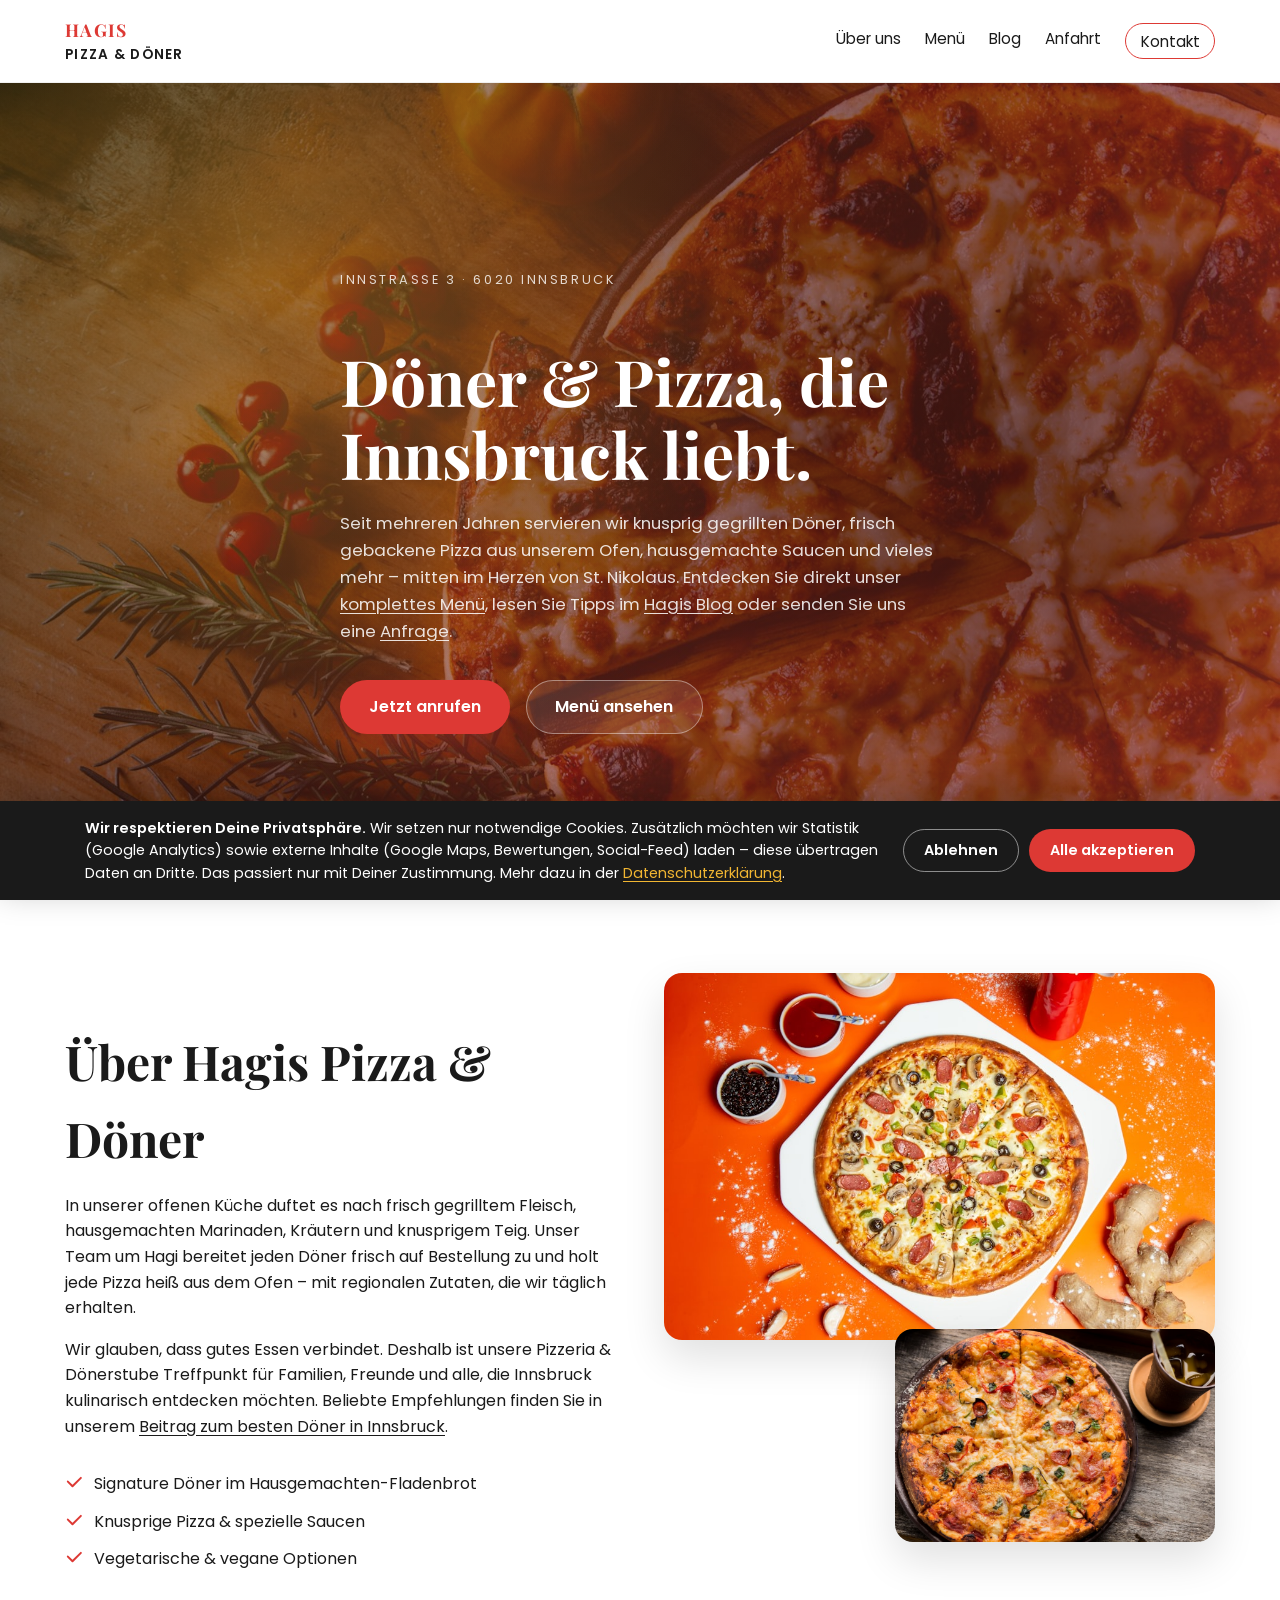
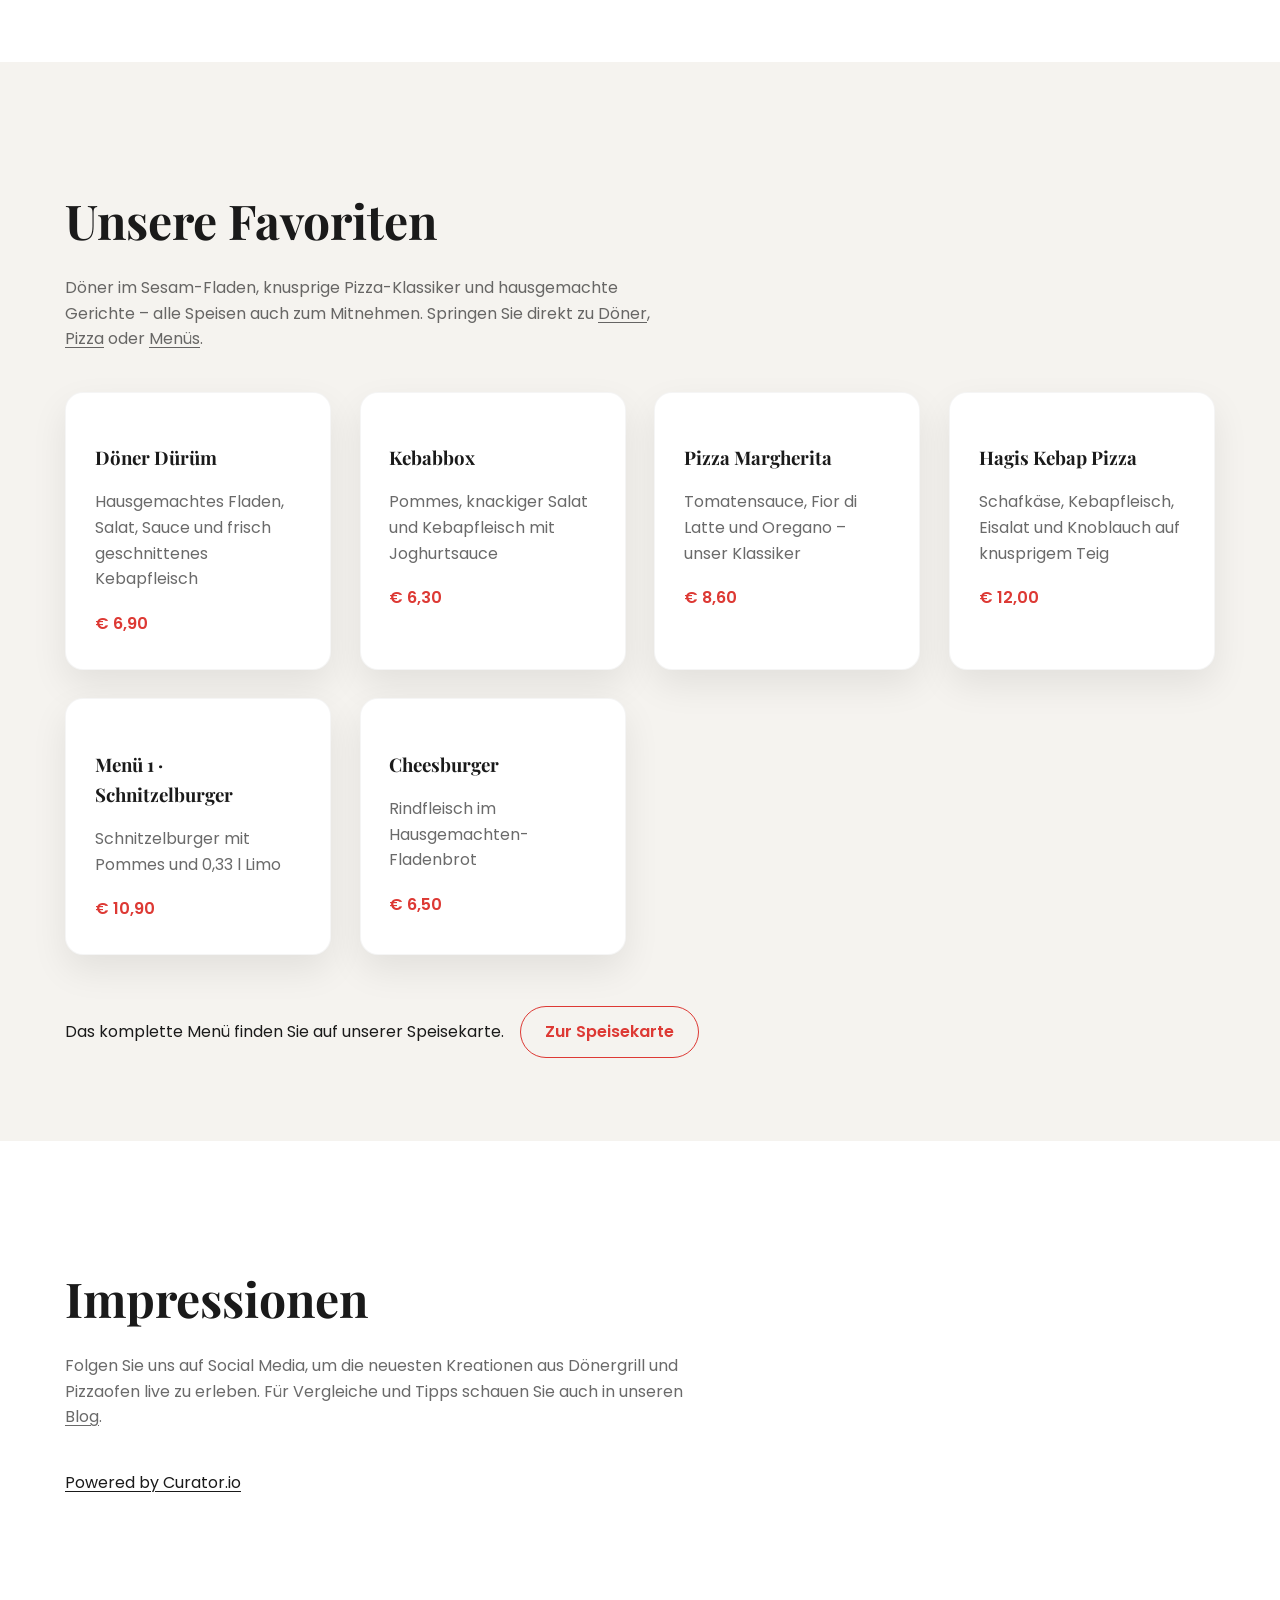
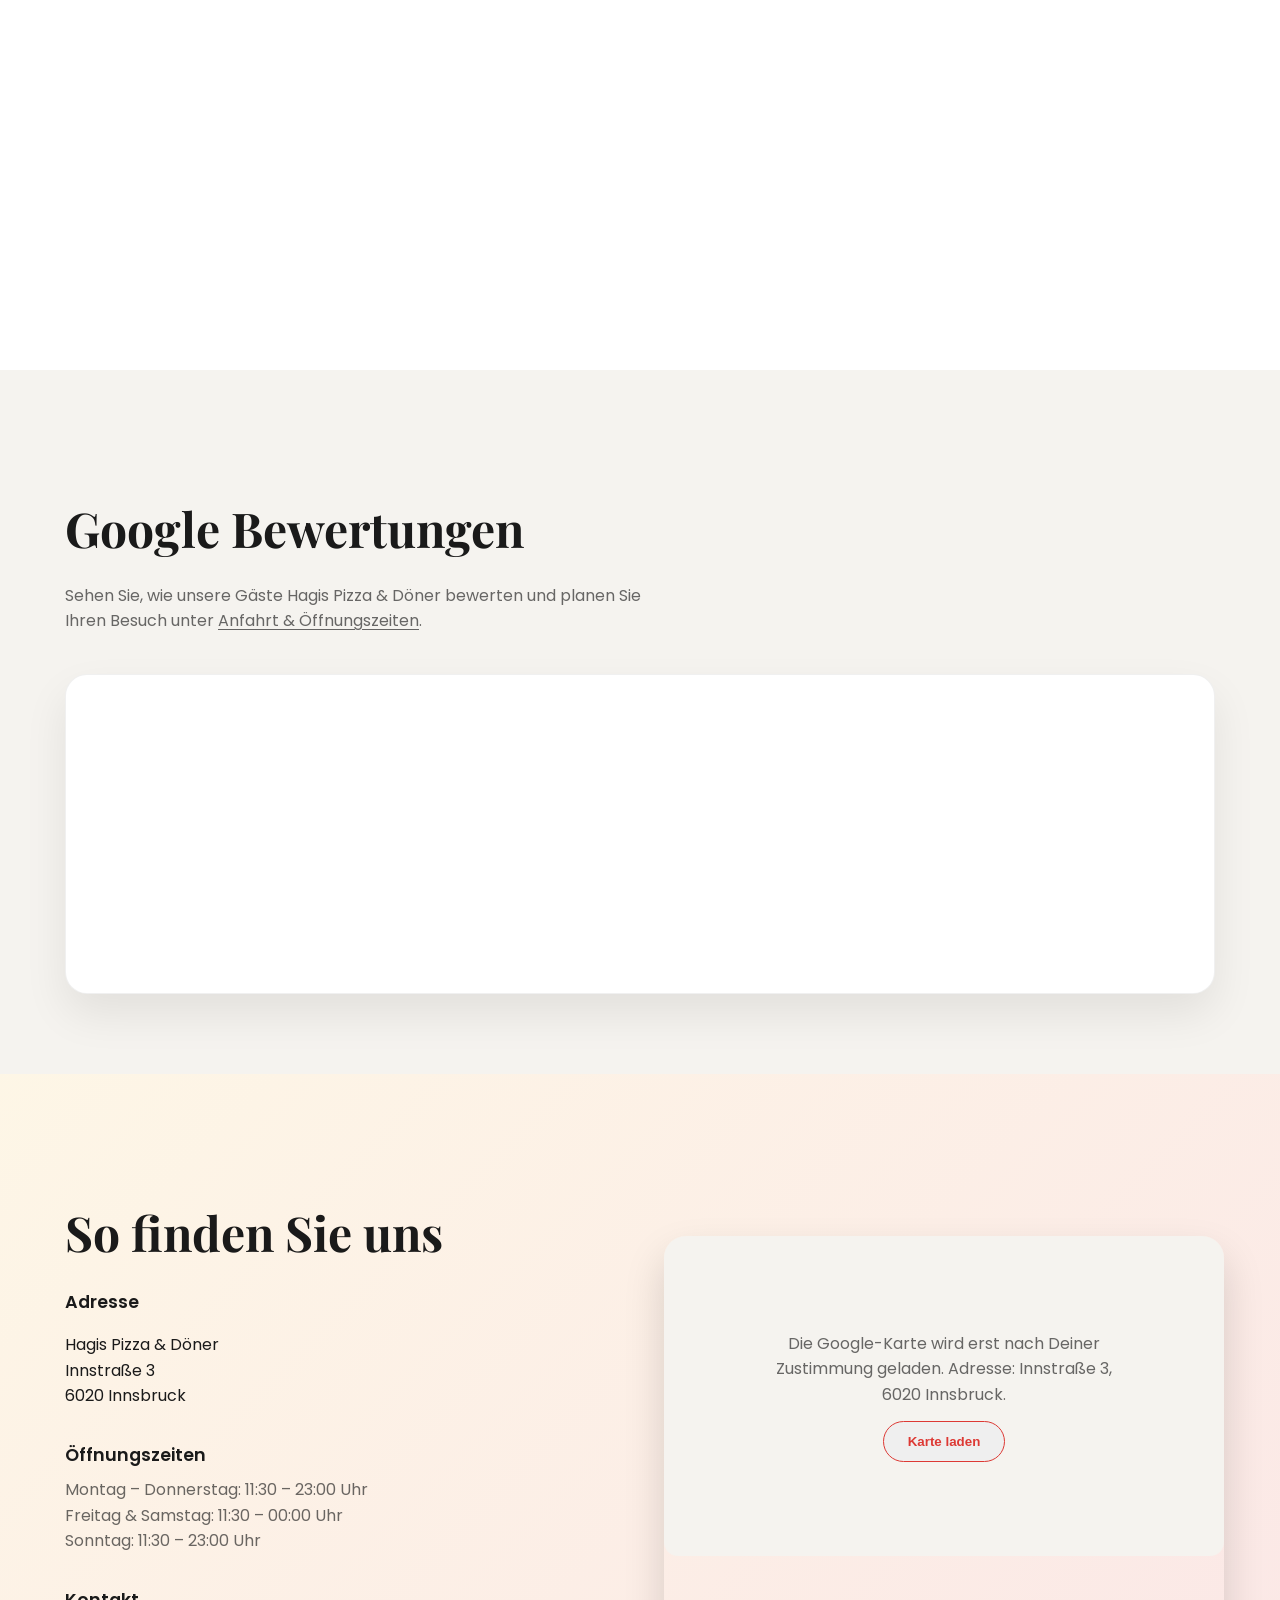
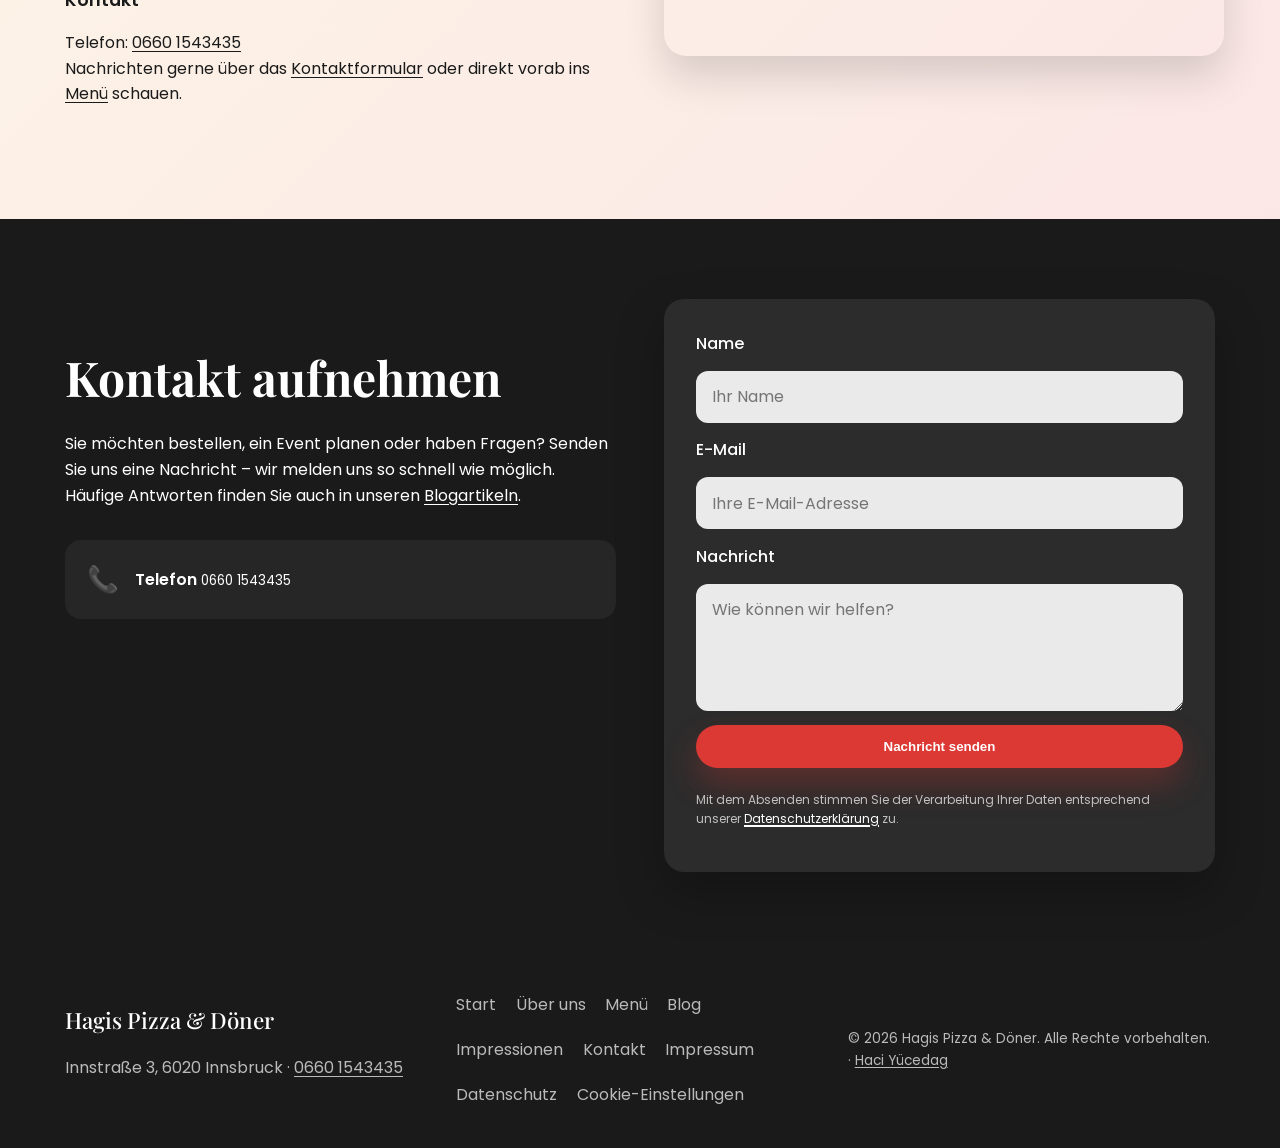
<file: index.html>
<!DOCTYPE html>
<html lang="de-AT">
<head>
    <meta charset="UTF-8">
    <meta name="viewport" content="width=device-width, initial-scale=1.0">
    <title>Hagis Pizza &amp; Döner | Innstraße 3, Innsbruck</title>
    <meta name="description" content="Entdecken Sie Hagis Pizza &amp; Döner in der Innstraße 3 in Innsbruck. Döner, frische Pizza, gemütliches Ambiente und Abholung.">
    <link rel="canonical" href="https://xn--hagisdner-57a.at/">
    <meta name="robots" content="index, follow">
    <meta property="og:site_name" content="Hagis Pizza &amp; Döner">
    <meta property="og:type" content="restaurant.restaurant">
    <meta property="og:locale" content="de_AT">
    <meta property="og:title" content="Hagis Pizza &amp; Döner | Innstraße 3, Innsbruck">
    <meta property="og:description" content="Döner, frische Pizza, Burger und Menüs in Innsbruck. Frisch gegrillt, hausgemachte Saucen, Abholung – in der Innstraße 3.">
    <meta property="og:url" content="https://xn--hagisdner-57a.at/">
    <meta property="og:image" content="https://xn--hagisdner-57a.at/og-image.jpg">
    <meta name="twitter:card" content="summary_large_image">
    <meta name="twitter:title" content="Hagis Pizza &amp; Döner | Innsbruck">
    <meta name="twitter:description" content="Döner, frische Pizza, Burger und Menüs in Innsbruck – Innstraße 3.">
    <meta name="twitter:image" content="https://xn--hagisdner-57a.at/og-image.jpg">
    <script type="application/ld+json">
      {
        "@context": "https://schema.org",
        "@type": "WebSite",
        "name": "Hagis Pizza & Döner",
        "alternateName": "Hagis Pizzeria",
        "url": "https://xn--hagisdner-57a.at/"
      }
    </script>
    <script type="application/ld+json">
      {
        "@context": "https://schema.org",
        "@type": "Restaurant",
        "@id": "https://xn--hagisdner-57a.at/#restaurant",
        "name": "Hagis Pizza & Döner",
        "alternateName": "Hagis Pizzeria",
        "url": "https://xn--hagisdner-57a.at/",
        "image": "https://xn--hagisdner-57a.at/og-image.jpg",
        "telephone": "+43 660 1543435",
        "priceRange": "€€",
        "servesCuisine": ["Pizza", "Döner", "Kebap", "Burger", "Türkisch"],
        "hasMenu": "https://xn--hagisdner-57a.at/menu.html",
        "acceptsReservations": "False",
        "address": {
          "@type": "PostalAddress",
          "streetAddress": "Innstraße 3",
          "postalCode": "6020",
          "addressLocality": "Innsbruck",
          "addressRegion": "Tirol",
          "addressCountry": "AT"
        },
        "geo": {
          "@type": "GeoCoordinates",
          "latitude": 47.2711238,
          "longitude": 11.3930449
        },
        "hasMap": "https://www.google.com/maps/search/?api=1&query=47.2711238,11.3930449",
        "openingHoursSpecification": [
          {
            "@type": "OpeningHoursSpecification",
            "dayOfWeek": ["Monday", "Tuesday", "Wednesday", "Thursday", "Sunday"],
            "opens": "11:30",
            "closes": "23:00"
          },
          {
            "@type": "OpeningHoursSpecification",
            "dayOfWeek": ["Friday", "Saturday"],
            "opens": "11:30",
            "closes": "00:00"
          }
        ]
      }
    </script>
    <!-- Cookies/Dienste erst nach Zustimmung (DSGVO) -->
    <script defer src="consent.js"></script>
    <script>
      document.documentElement.classList.add('js');
    </script>
    <link rel="stylesheet" href="fonts.css">
    <link rel="stylesheet" href="styles.css">
    <link rel="icon" type="image/svg+xml" href="favicon.svg">
    <script defer src="script.js"></script>
</head>
<body>
    <header class="site-header">
        <div class="container nav-wrapper">
            <a class="brand" href="#hero">
                <span class="brand-primary">Hagis</span>
                <span class="brand-secondary">Pizza &amp; Döner</span>
            </a>
            <button class="nav-toggle" aria-label="Navigation umschalten" aria-expanded="false" aria-controls="primary-navigation">
                <span></span><span></span><span></span>
            </button>
            <nav id="primary-navigation" class="site-nav" aria-label="Hauptnavigation">
                <a href="#about">Über uns</a>
                <a href="menu.html">Menü</a>
                <a href="blog.html" data-page="blog">Blog</a>
                <a href="#location">Anfahrt</a>
                <a href="#contact" class="nav-cta">Kontakt</a>
            </nav>
        </div>
    </header>

    <main>
        <section id="hero" class="hero">
            <div class="hero-overlay"></div>
            <div class="container hero-content" data-reveal>
                <p class="hero-eyebrow">Innstraße 3 · 6020 Innsbruck</p>
                <h1>Döner &amp; Pizza, die Innsbruck liebt.</h1>
                <p class="hero-subtitle">Seit mehreren Jahren servieren wir knusprig gegrillten Döner, frisch gebackene Pizza aus unserem Ofen, hausgemachte Saucen und vieles mehr – mitten im Herzen von St. Nikolaus. Entdecken Sie direkt unser <a href="menu.html">komplettes Menü</a>, lesen Sie Tipps im <a href="blog.html">Hagis Blog</a> oder senden Sie uns eine <a href="#contact">Anfrage</a>.</p>
                <div class="hero-actions">
                    <a class="btn btn-primary" href="tel:+436601543435">Jetzt anrufen</a>
                    <a class="btn btn-secondary" href="menu.html">Menü ansehen</a>
                </div>
            </div>
        </section>

        <section id="about" class="section about">
            <div class="container section-grid" data-reveal>
                <div class="section-content">
                    <h2>Über Hagis Pizza &amp; Döner</h2>
                    <p>In unserer offenen Küche duftet es nach frisch gegrilltem Fleisch, hausgemachten Marinaden, Kräutern und knusprigem Teig. Unser Team um Hagi bereitet jeden Döner frisch auf Bestellung zu und holt jede Pizza heiß aus dem Ofen – mit regionalen Zutaten, die wir täglich erhalten.</p>
                    <p>Wir glauben, dass gutes Essen verbindet. Deshalb ist unsere Pizzeria &amp; Dönerstube Treffpunkt für Familien, Freunde und alle, die Innsbruck kulinarisch entdecken möchten. Beliebte Empfehlungen finden Sie in unserem <a href="blog-bester-doener-innsbruck.html">Beitrag zum besten Döner in Innsbruck</a>.</p>
                    <ul class="highlight-list">
                        <li>Signature Döner im Hausgemachten-Fladenbrot</li>
                        <li>Knusprige Pizza &amp; spezielle Saucen</li>
                        <li>Vegetarische &amp; vegane Optionen</li>
                    </ul>
                </div>
                <div class="section-media">
                    <div class="media-card">
                        <img src="images/about-1.jpg" alt="Frisch gebackene Pizza mit Basilikum" width="900" height="600" loading="lazy" decoding="async">
                    </div>
                    <div class="media-card media-card--offset">
                        <img src="images/about-2.jpg" alt="Frische Zutaten für Pizza" width="900" height="600" loading="lazy" decoding="async">
                    </div>
                </div>
            </div>
        </section>

        <section id="menu-preview" class="section menu">
            <div class="container" data-reveal>
                <h2>Unsere Favoriten</h2>
                <p class="section-intro">Döner im Sesam-Fladen, knusprige Pizza-Klassiker und hausgemachte Gerichte – alle Speisen auch zum Mitnehmen. Springen Sie direkt zu <a href="menu.html#kategorie-doener">Döner</a>, <a href="menu.html#kategorie-pizza">Pizza</a> oder <a href="menu.html#kategorie-menus">Menüs</a>.</p>
                <div class="card-grid">
                    <article class="menu-card">
                        <h3>Döner Dürüm</h3>
                        <p>Hausgemachtes Fladen, Salat, Sauce und frisch geschnittenes Kebapfleisch</p>
                        <span class="price">€ 6,90</span>
                    </article>
                    <article class="menu-card">
                        <h3>Kebabbox</h3>
                        <p>Pommes, knackiger Salat und Kebapfleisch mit Joghurtsauce</p>
                        <span class="price">€ 6,30</span>
                    </article>
                    <article class="menu-card">
                        <h3>Pizza Margherita</h3>
                        <p>Tomatensauce, Fior di Latte und Oregano – unser Klassiker</p>
                        <span class="price">€ 8,60</span>
                    </article>
                    <article class="menu-card">
                        <h3>Hagis Kebap Pizza</h3>
                        <p>Schafkäse, Kebapfleisch, Eisalat und Knoblauch auf knusprigem Teig</p>
                        <span class="price">€ 12,00</span>
                    </article>
                    <article class="menu-card">
                        <h3>Menü 1 · Schnitzelburger</h3>
                        <p>Schnitzelburger mit Pommes und 0,33&nbsp;l Limo</p>
                        <span class="price">€ 10,90</span>
                    </article>
                    <article class="menu-card">
                        <h3>Cheesburger</h3>
                        <p>Rindfleisch im Hausgemachten-Fladenbrot</p>
                        <span class="price">€ 6,50</span>
                    </article>
                </div>
                <div class="menu-footer">
                    <p>Das komplette Menü finden Sie auf unserer Speisekarte.</p>
                    <a class="btn btn-outline" href="menu.html">Zur Speisekarte</a>
                </div>
            </div>
        </section>

        <section id="gallery" class="section gallery">
            <div class="container" data-reveal>
                <h2>Impressionen</h2>
                <p class="section-intro">Folgen Sie uns auf Social Media, um die neuesten Kreationen aus Dönergrill und Pizzaofen live zu erleben. Für Vergleiche und Tipps schauen Sie auch in unseren <a href="blog.html">Blog</a>.</p>
                <div id="curator-feed-default-feed-layout">
                    <a href="https://curator.io" target="_blank" rel="noopener noreferrer" class="crt-logo crt-tag">Powered by Curator.io</a>
                </div>
            </div>
        </section>

        <section id="reviews" class="section reviews">
            <div class="container" data-reveal>
                <h2>Google Bewertungen</h2>
                <p class="section-intro">Sehen Sie, wie unsere Gäste Hagis Pizza &amp; Döner bewerten und planen Sie Ihren Besuch unter <a href="#location">Anfahrt &amp; Öffnungszeiten</a>.</p>
                <!-- Elfsight Google Reviews | Untitled Google Reviews -->
                <div class="elfsight-app-85a32a33-6166-4045-805f-50dd1893df71 reviews-widget"></div>
            </div>
        </section>

        <section id="location" class="section location">
            <div class="container section-grid" data-reveal>
                <div class="section-content">
                    <h2>So finden Sie uns</h2>
                    <div class="info-block">
                        <h3>Adresse</h3>
                        <p>Hagis Pizza &amp; Döner<br>Innstraße 3<br>6020 Innsbruck</p>
                    </div>
                    <div class="info-block">
                        <h3>Öffnungszeiten</h3>
                        <ul>
                            <li>Montag – Donnerstag: 11:30 – 23:00 Uhr</li>
                            <li>Freitag &amp; Samstag: 11:30 – 00:00 Uhr</li>
                            <li>Sonntag: 11:30 – 23:00 Uhr</li>
                        </ul>
                    </div>
                    <div class="info-block">
                        <h3>Kontakt</h3>
                        <p>Telefon: <a href="tel:+436601543435">0660 1543435</a><br>
                        Nachrichten gerne über das <a href="#contact">Kontaktformular</a> oder direkt vorab ins <a href="menu.html">Menü</a> schauen.</p>
                    </div>
                </div>
                <div class="map-wrapper">
                    <iframe id="map-frame" title="Karte zur Hagis Pizza &amp; Döner Innsbruck" data-src="https://www.google.com/maps/embed?pb=!1m18!1m12!1m3!1d2669.7019692059797!2d11.393044877205017!3d47.27112376562247!2m3!1f0!2f0!3f0!3m2!1i1024!2i768!4f13.1!3m3!1m2!1s0x4774e27f8e943bb9%3A0x9cf20c8caa4b7d20!2sInnstra%C3%9Fe%203%2C%206020%20Innsbruck!5e0!3m2!1sde!2sat!4v1700000000000!5m2!1sde!2sat" width="640" height="480" loading="lazy" referrerpolicy="no-referrer-when-downgrade" style="border:0;display:none"></iframe>
                    <div id="map-placeholder" class="map-placeholder">
                        <p>Die Google-Karte wird erst nach Deiner Zustimmung geladen. Adresse: Innstraße 3, 6020 Innsbruck.</p>
                        <button type="button" id="map-load-btn" class="btn btn-outline">Karte laden</button>
                    </div>
                </div>
            </div>
        </section>

        <section id="contact" class="section contact">
            <div class="container contact-grid" data-reveal>
                <div class="section-content">
                    <h2>Kontakt aufnehmen</h2>
                    <p>Sie möchten bestellen, ein Event planen oder haben Fragen? Senden Sie uns eine Nachricht – wir melden uns so schnell wie möglich. Häufige Antworten finden Sie auch in unseren <a href="blog.html">Blogartikeln</a>.</p>
                    <div class="contact-details">
                        <a href="tel:+436601543435" class="contact-tile">
                            <span class="contact-icon">📞</span>
                            <span>
                                <strong>Telefon</strong>
                                <small>0660 1543435</small>
                            </span>
                        </a>
                    </div>
                </div>
                <form class="contact-form" action="https://formsubmit.co/secondacc010100@gmail.com" method="POST">
                    <input type="hidden" name="_subject" value="Neue Anfrage über Hagis Pizza &amp; Döner">
                    <input type="hidden" name="_captcha" value="false">

                    <label for="name">Name</label>
                    <input id="name" name="name" type="text" placeholder="Ihr Name" required>

                    <label for="email">E-Mail</label>
                    <input id="email" name="_replyto" type="email" placeholder="Ihre E-Mail-Adresse" required>

                    <label for="message">Nachricht</label>
                    <textarea id="message" name="message" rows="4" placeholder="Wie können wir helfen?" required></textarea>

                    <button type="submit" class="btn btn-primary">Nachricht senden</button>
                    <p class="form-meta">Mit dem Absenden stimmen Sie der Verarbeitung Ihrer Daten entsprechend unserer <a href="datenschutz.html">Datenschutzerklärung</a> zu.</p>
                </form>
            </div>
        </section>
    </main>

    <footer class="site-footer">
        <div class="container footer-grid">
            <div>
                <p class="brand-footer">Hagis Pizza &amp; Döner</p>
                <p>Innstraße 3, 6020 Innsbruck · <a href="tel:+436601543435">0660 1543435</a></p>
            </div>
            <div class="footer-links">
                <a href="#hero">Start</a>
                <a href="#about">Über uns</a>
                <a href="menu.html">Menü</a>
                <a href="blog.html">Blog</a>
                <a href="#gallery">Impressionen</a>
                <a href="#contact">Kontakt</a>
                <a href="impressum.html">Impressum</a>
                <a href="datenschutz.html">Datenschutz</a>
                <a href="#" class="js-consent-settings">Cookie-Einstellungen</a>
            </div>
            <div class="footer-meta">
                <p>© <span id="current-year"></span> Hagis Pizza &amp; Döner. Alle Rechte vorbehalten. · <a href="https://hasanyucedagportfolio.vercel.app/" target="_blank" rel="noopener noreferrer">Haci Yücedag</a></p>
            </div>
        </div>
    </footer>
    <script>
    /* Externe Inhalte (Curator, Elfsight, Google Maps) erst nach Zustimmung laden */
    (function () {
      function loadCurator() {
        var i, e, d = document, s = "script";
        i = d.createElement(s); i.async = 1; i.charset = "UTF-8";
        i.src = "https://cdn.curator.io/published/296a8c59-51cf-45e0-9f65-c29cb2ef8a4d.js";
        e = d.getElementsByTagName(s)[0]; e.parentNode.insertBefore(i, e);
      }
      function loadElfsight() {
        var s = document.createElement("script");
        s.src = "https://elfsightcdn.com/platform.js"; s.async = true;
        document.body.appendChild(s);
      }
      function loadMap() {
        var f = document.getElementById("map-frame");
        var p = document.getElementById("map-placeholder");
        if (f && f.dataset.src && !f.src) { f.src = f.dataset.src; f.style.display = "block"; }
        if (p) { p.style.display = "none"; }
      }
      function initExternal() { loadCurator(); loadElfsight(); loadMap(); }

      if (window.hagisConsent === "accepted") { initExternal(); }
      else { document.addEventListener("hagis-consent-granted", initExternal, { once: true }); }

      var btn = document.getElementById("map-load-btn");
      if (btn) { btn.addEventListener("click", loadMap); }
    })();
    </script>
</body>
</html>
</file>
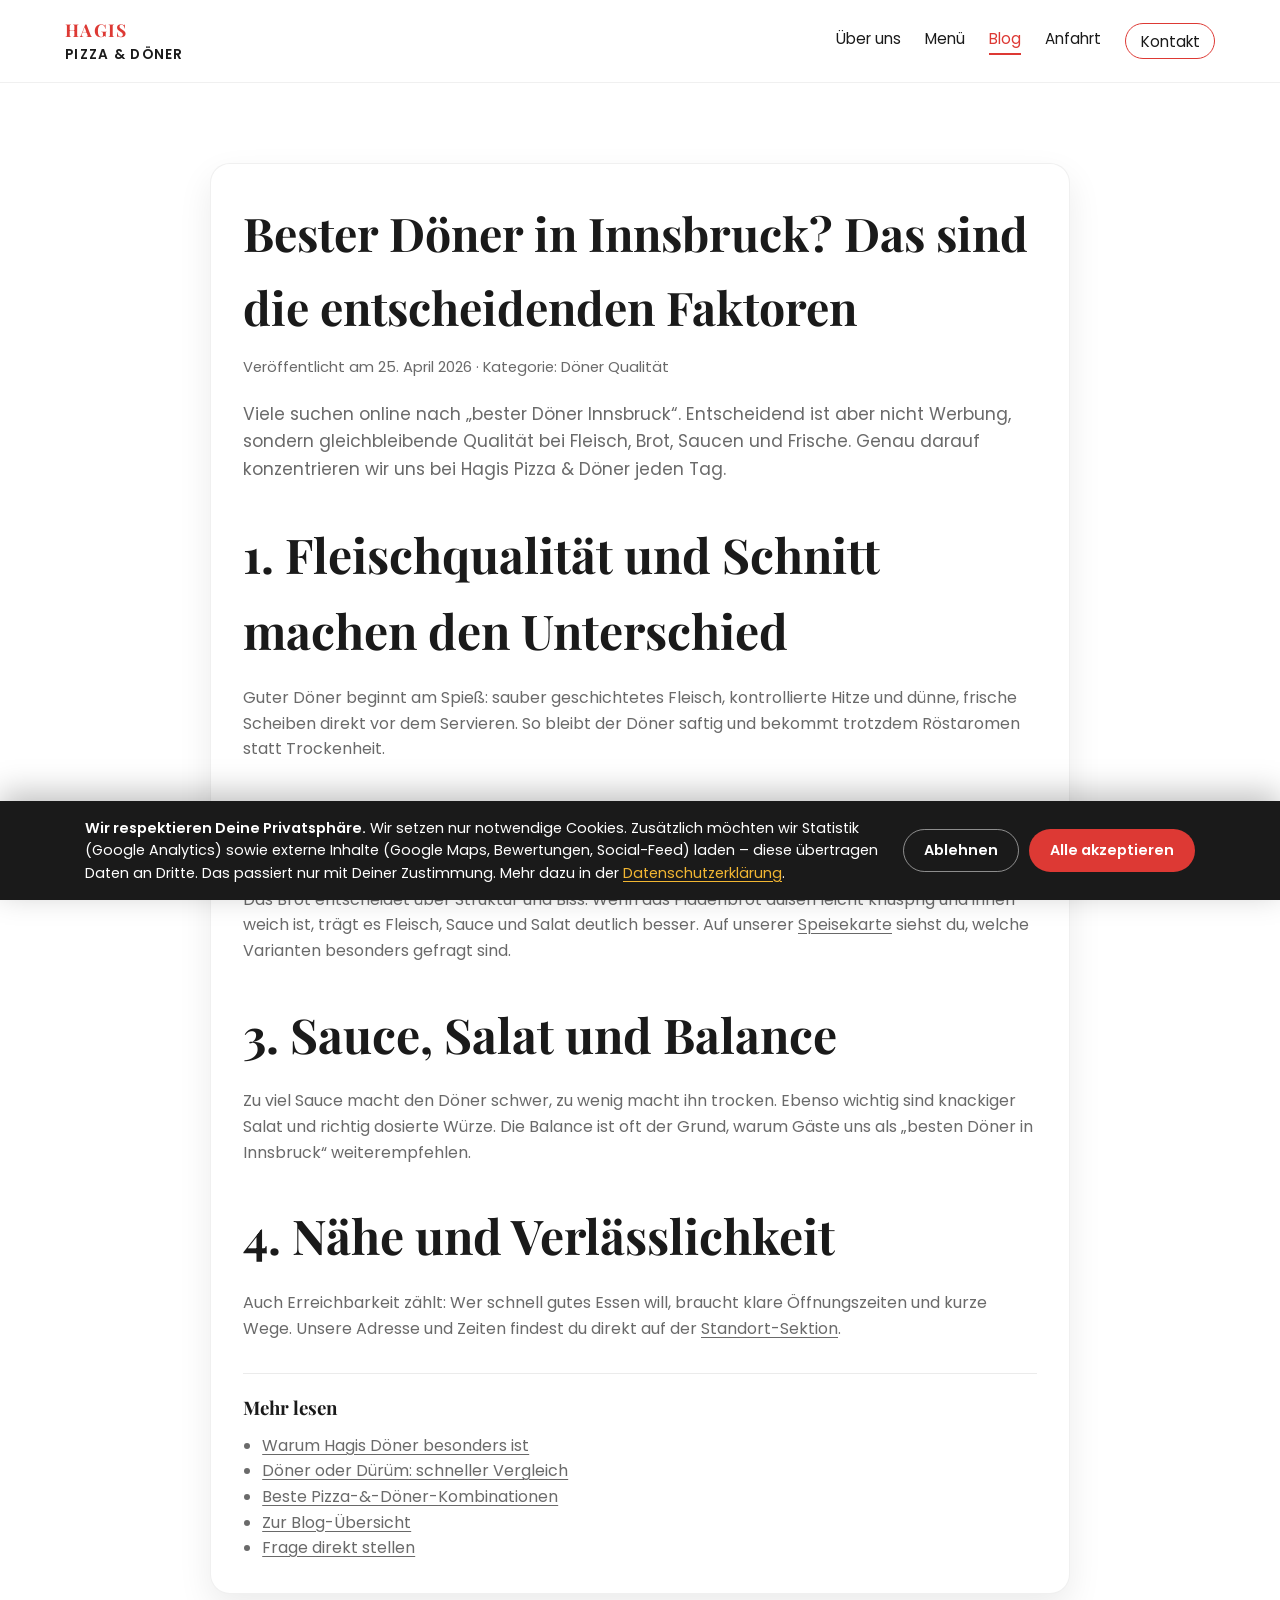
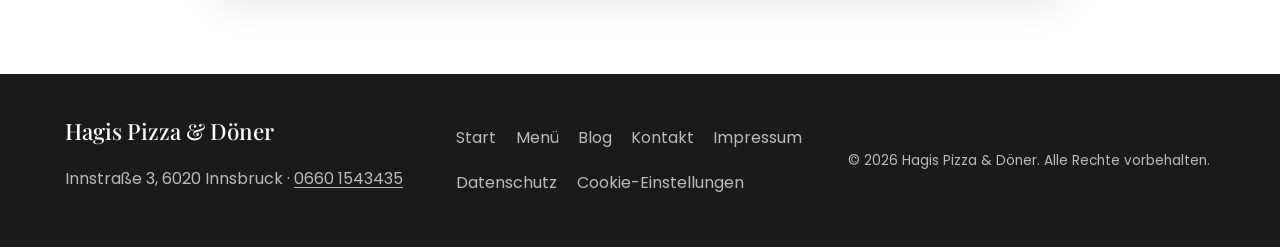
<file: blog-bester-doener-innsbruck.html>
<!DOCTYPE html>
<html lang="de-AT">
<head>
    <meta charset="UTF-8">
    <meta name="viewport" content="width=device-width, initial-scale=1.0">
    <title>Bester Döner in Innsbruck? Darauf kommt es an | Hagis Blog</title>
    <meta name="description" content="Bester Döner in Innsbruck: Die wichtigsten Qualitätskriterien und warum viele Gäste Hagis Pizza &amp; Döner empfehlen.">
    <link rel="canonical" href="https://xn--hagisdner-57a.at/blog-bester-doener-innsbruck.html">
    <meta name="robots" content="index, follow">
    <meta property="og:site_name" content="Hagis Pizza &amp; Döner">
    <meta property="og:type" content="article">
    <meta property="og:locale" content="de_AT">
    <meta property="og:title" content="Bester Döner in Innsbruck? Darauf kommt es an">
    <meta property="og:description" content="Bester Döner in Innsbruck: Die wichtigsten Qualitätskriterien und warum viele Gäste Hagis Pizza &amp; Döner empfehlen.">
    <meta property="og:url" content="https://xn--hagisdner-57a.at/blog-bester-doener-innsbruck.html">
    <meta property="og:image" content="https://xn--hagisdner-57a.at/og-image.jpg">
    <meta property="article:published_time" content="2026-04-25">
    <meta property="article:modified_time" content="2026-08-25">
    <meta name="twitter:card" content="summary_large_image">
    <script type="application/ld+json">
      {
        "@context": "https://schema.org",
        "@type": "BlogPosting",
        "headline": "Bester Döner in Innsbruck? Das sind die entscheidenden Faktoren",
        "description": "Bester Döner in Innsbruck: Die wichtigsten Qualitätskriterien und warum viele Gäste Hagis Pizza & Döner empfehlen.",
        "url": "https://xn--hagisdner-57a.at/blog-bester-doener-innsbruck.html",
        "mainEntityOfPage": "https://xn--hagisdner-57a.at/blog-bester-doener-innsbruck.html",
        "datePublished": "2026-04-25",
        "dateModified": "2026-08-25",
        "inLanguage": "de-AT",
        "articleSection": "Döner Qualität",
        "image": "https://xn--hagisdner-57a.at/og-image.jpg",
        "author": { "@type": "Organization", "name": "Hagis Pizza & Döner" },
        "publisher": {
          "@type": "Restaurant",
          "name": "Hagis Pizza & Döner",
          "@id": "https://xn--hagisdner-57a.at/#restaurant",
          "logo": { "@type": "ImageObject", "url": "https://xn--hagisdner-57a.at/favicon.svg" }
        },
        "isPartOf": { "@type": "Blog", "name": "Hagis Blog", "url": "https://xn--hagisdner-57a.at/blog.html" }
      }
    </script>
    <!-- Cookies/Dienste erst nach Zustimmung (DSGVO) -->
    <script defer src="consent.js"></script>
    <script>
      document.documentElement.classList.add('js');
    </script>
    <link rel="stylesheet" href="fonts.css">
    <link rel="stylesheet" href="styles.css">
    <link rel="icon" type="image/svg+xml" href="favicon.svg">
    <script defer src="script.js"></script>
</head>
<body class="blog-page">
    <header class="site-header">
        <div class="container nav-wrapper">
            <a class="brand" href="/#hero">
                <span class="brand-primary">Hagis</span>
                <span class="brand-secondary">Pizza &amp; Döner</span>
            </a>
            <button class="nav-toggle" aria-label="Navigation umschalten" aria-expanded="false" aria-controls="primary-navigation">
                <span></span><span></span><span></span>
            </button>
            <nav id="primary-navigation" class="site-nav" aria-label="Hauptnavigation">
                <a href="/#about">Über uns</a>
                <a href="menu.html">Menü</a>
                <a href="blog.html" data-page="blog">Blog</a>
                <a href="/#location">Anfahrt</a>
                <a href="/#contact" class="nav-cta">Kontakt</a>
            </nav>
        </div>
    </header>

    <main>
        <section class="section">
            <div class="container">
                <article class="blog-article" data-reveal>
                    <h1>Bester Döner in Innsbruck? Das sind die entscheidenden Faktoren</h1>
                    <p class="blog-meta">Veröffentlicht am 25. April 2026 · Kategorie: Döner Qualität</p>
                    <p class="blog-lead">
                        Viele suchen online nach „bester Döner Innsbruck“. Entscheidend ist aber nicht Werbung,
                        sondern gleichbleibende Qualität bei Fleisch, Brot, Saucen und Frische. Genau darauf
                        konzentrieren wir uns bei Hagis Pizza &amp; Döner jeden Tag.
                    </p>

                    <h2>1. Fleischqualität und Schnitt machen den Unterschied</h2>
                    <p>
                        Guter Döner beginnt am Spieß: sauber geschichtetes Fleisch, kontrollierte Hitze und
                        dünne, frische Scheiben direkt vor dem Servieren. So bleibt der Döner saftig und bekommt
                        trotzdem Röstaromen statt Trockenheit.
                    </p>

                    <h2>2. Frisches Brot statt Standardware</h2>
                    <p>
                        Das Brot entscheidet über Struktur und Biss. Wenn das Fladenbrot außen leicht knusprig und
                        innen weich ist, trägt es Fleisch, Sauce und Salat deutlich besser. Auf unserer
                        <a href="menu.html">Speisekarte</a> siehst du, welche Varianten besonders gefragt sind.
                    </p>

                    <h2>3. Sauce, Salat und Balance</h2>
                    <p>
                        Zu viel Sauce macht den Döner schwer, zu wenig macht ihn trocken. Ebenso wichtig sind
                        knackiger Salat und richtig dosierte Würze. Die Balance ist oft der Grund, warum Gäste
                        uns als „besten Döner in Innsbruck“ weiterempfehlen.
                    </p>

                    <h2>4. Nähe und Verlässlichkeit</h2>
                    <p>
                        Auch Erreichbarkeit zählt: Wer schnell gutes Essen will, braucht klare Öffnungszeiten und
                        kurze Wege. Unsere Adresse und Zeiten findest du direkt auf der
                        <a href="/#location">Standort-Sektion</a>.
                    </p>

                    <div class="blog-inline-links">
                        <h3>Mehr lesen</h3>
                        <ul>
                            <li><a href="blog-warum-hagis-doener-besonders-ist.html">Warum Hagis Döner besonders ist</a></li>
                            <li><a href="blog-doener-oder-dueruem.html">Döner oder Dürüm: schneller Vergleich</a></li>
                            <li><a href="blog-pizza-doener-kombination.html">Beste Pizza-&amp;-Döner-Kombinationen</a></li>
                            <li><a href="blog.html">Zur Blog-Übersicht</a></li>
                            <li><a href="/#contact">Frage direkt stellen</a></li>
                        </ul>
                    </div>
                </article>
            </div>
        </section>
    </main>

    <footer class="site-footer">
        <div class="container footer-grid">
            <div>
                <p class="brand-footer">Hagis Pizza &amp; Döner</p>
                <p>Innstraße 3, 6020 Innsbruck · <a href="tel:+436601543435">0660 1543435</a></p>
            </div>
            <div class="footer-links">
                <a href="/#hero">Start</a>
                <a href="menu.html">Menü</a>
                <a href="blog.html">Blog</a>
                <a href="/#contact">Kontakt</a>
                <a href="impressum.html">Impressum</a>
                <a href="datenschutz.html">Datenschutz</a>
                <a href="#" class="js-consent-settings">Cookie-Einstellungen</a>
            </div>
            <div class="footer-meta">
                <p>© <span id="current-year"></span> Hagis Pizza &amp; Döner. Alle Rechte vorbehalten.</p>
            </div>
        </div>
    </footer>
</body>
</html>
</file>
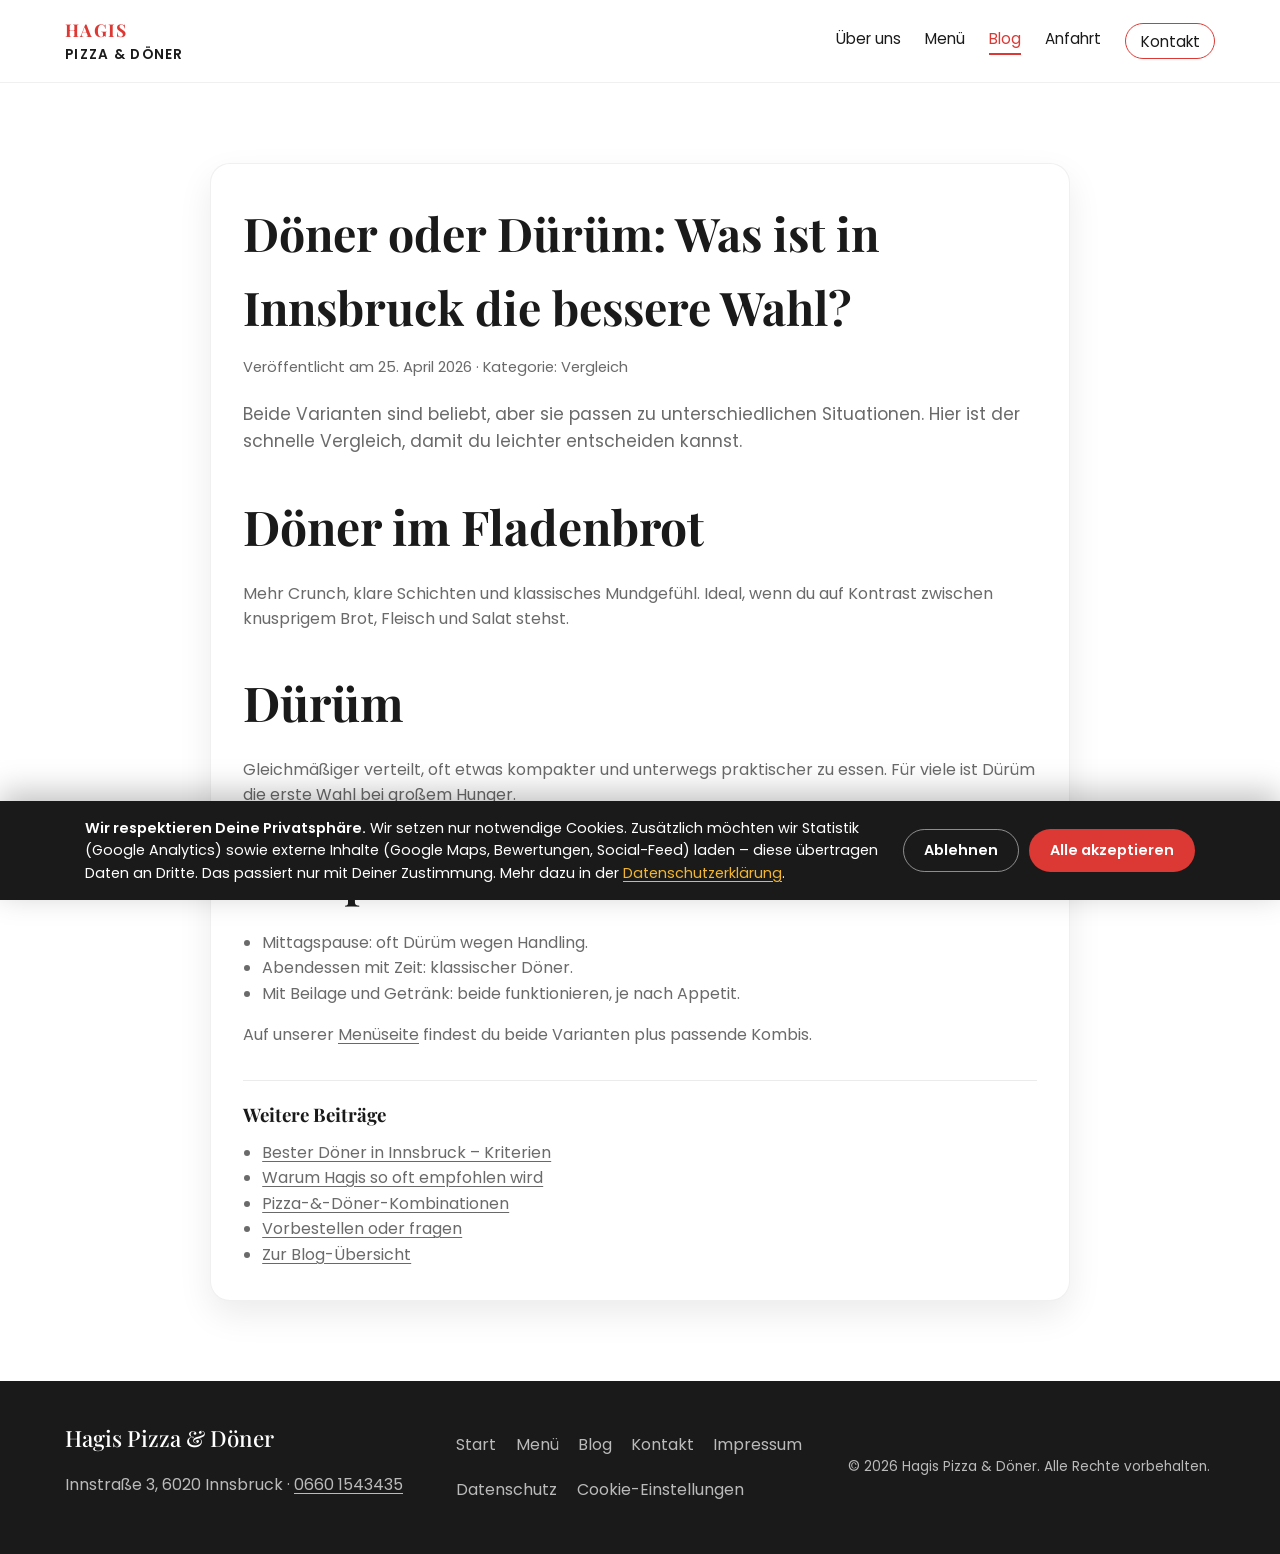
<file: blog-doener-oder-dueruem.html>
<!DOCTYPE html>
<html lang="de-AT">
<head>
    <meta charset="UTF-8">
    <meta name="viewport" content="width=device-width, initial-scale=1.0">
    <title>Döner oder Dürüm? Der direkte Vergleich | Hagis Blog</title>
    <meta name="description" content="Döner oder Dürüm in Innsbruck? Vergleich von Geschmack, Sättigung und Sauce-Balance mit Empfehlungen von Hagis Pizza &amp; Döner.">
    <link rel="canonical" href="https://xn--hagisdner-57a.at/blog-doener-oder-dueruem.html">
    <meta name="robots" content="index, follow">
    <meta property="og:site_name" content="Hagis Pizza &amp; Döner">
    <meta property="og:type" content="article">
    <meta property="og:locale" content="de_AT">
    <meta property="og:title" content="Döner oder Dürüm? Der direkte Vergleich">
    <meta property="og:description" content="Döner oder Dürüm in Innsbruck? Vergleich von Geschmack, Sättigung und Sauce-Balance mit Empfehlungen von Hagis Pizza &amp; Döner.">
    <meta property="og:url" content="https://xn--hagisdner-57a.at/blog-doener-oder-dueruem.html">
    <meta property="og:image" content="https://xn--hagisdner-57a.at/og-image.jpg">
    <meta property="article:published_time" content="2026-04-25">
    <meta property="article:modified_time" content="2026-08-25">
    <meta name="twitter:card" content="summary_large_image">
    <script type="application/ld+json">
      {
        "@context": "https://schema.org",
        "@type": "BlogPosting",
        "headline": "Döner oder Dürüm: Was ist in Innsbruck die bessere Wahl?",
        "description": "Döner oder Dürüm in Innsbruck? Vergleich von Geschmack, Sättigung und Sauce-Balance mit Empfehlungen von Hagis Pizza & Döner.",
        "url": "https://xn--hagisdner-57a.at/blog-doener-oder-dueruem.html",
        "mainEntityOfPage": "https://xn--hagisdner-57a.at/blog-doener-oder-dueruem.html",
        "datePublished": "2026-04-25",
        "dateModified": "2026-08-25",
        "inLanguage": "de-AT",
        "articleSection": "Vergleich",
        "image": "https://xn--hagisdner-57a.at/og-image.jpg",
        "author": { "@type": "Organization", "name": "Hagis Pizza & Döner" },
        "publisher": {
          "@type": "Restaurant",
          "name": "Hagis Pizza & Döner",
          "@id": "https://xn--hagisdner-57a.at/#restaurant",
          "logo": { "@type": "ImageObject", "url": "https://xn--hagisdner-57a.at/favicon.svg" }
        },
        "isPartOf": { "@type": "Blog", "name": "Hagis Blog", "url": "https://xn--hagisdner-57a.at/blog.html" }
      }
    </script>
    <!-- Cookies/Dienste erst nach Zustimmung (DSGVO) -->
    <script defer src="consent.js"></script>
    <script>
      document.documentElement.classList.add('js');
    </script>
    <link rel="stylesheet" href="fonts.css">
    <link rel="stylesheet" href="styles.css">
    <link rel="icon" type="image/svg+xml" href="favicon.svg">
    <script defer src="script.js"></script>
</head>
<body class="blog-page">
    <header class="site-header">
        <div class="container nav-wrapper">
            <a class="brand" href="/#hero">
                <span class="brand-primary">Hagis</span>
                <span class="brand-secondary">Pizza &amp; Döner</span>
            </a>
            <button class="nav-toggle" aria-label="Navigation umschalten" aria-expanded="false" aria-controls="primary-navigation">
                <span></span><span></span><span></span>
            </button>
            <nav id="primary-navigation" class="site-nav" aria-label="Hauptnavigation">
                <a href="/#about">Über uns</a>
                <a href="menu.html">Menü</a>
                <a href="blog.html" data-page="blog">Blog</a>
                <a href="/#location">Anfahrt</a>
                <a href="/#contact" class="nav-cta">Kontakt</a>
            </nav>
        </div>
    </header>

    <main>
        <section class="section">
            <div class="container">
                <article class="blog-article" data-reveal>
                    <h1>Döner oder Dürüm: Was ist in Innsbruck die bessere Wahl?</h1>
                    <p class="blog-meta">Veröffentlicht am 25. April 2026 · Kategorie: Vergleich</p>
                    <p class="blog-lead">
                        Beide Varianten sind beliebt, aber sie passen zu unterschiedlichen Situationen.
                        Hier ist der schnelle Vergleich, damit du leichter entscheiden kannst.
                    </p>

                    <h2>Döner im Fladenbrot</h2>
                    <p>
                        Mehr Crunch, klare Schichten und klassisches Mundgefühl. Ideal, wenn du auf Kontrast
                        zwischen knusprigem Brot, Fleisch und Salat stehst.
                    </p>

                    <h2>Dürüm</h2>
                    <p>
                        Gleichmäßiger verteilt, oft etwas kompakter und unterwegs praktischer zu essen.
                        Für viele ist Dürüm die erste Wahl bei großem Hunger.
                    </p>

                    <h2>Was passt wann?</h2>
                    <ul>
                        <li>Mittagspause: oft Dürüm wegen Handling.</li>
                        <li>Abendessen mit Zeit: klassischer Döner.</li>
                        <li>Mit Beilage und Getränk: beide funktionieren, je nach Appetit.</li>
                    </ul>
                    <p>
                        Auf unserer <a href="menu.html">Menüseite</a> findest du beide Varianten plus
                        passende Kombis.
                    </p>

                    <div class="blog-inline-links">
                        <h3>Weitere Beiträge</h3>
                        <ul>
                            <li><a href="blog-bester-doener-innsbruck.html">Bester Döner in Innsbruck – Kriterien</a></li>
                            <li><a href="blog-warum-hagis-doener-besonders-ist.html">Warum Hagis so oft empfohlen wird</a></li>
                            <li><a href="blog-pizza-doener-kombination.html">Pizza-&amp;-Döner-Kombinationen</a></li>
                            <li><a href="/#contact">Vorbestellen oder fragen</a></li>
                            <li><a href="blog.html">Zur Blog-Übersicht</a></li>
                        </ul>
                    </div>
                </article>
            </div>
        </section>
    </main>

    <footer class="site-footer">
        <div class="container footer-grid">
            <div>
                <p class="brand-footer">Hagis Pizza &amp; Döner</p>
                <p>Innstraße 3, 6020 Innsbruck · <a href="tel:+436601543435">0660 1543435</a></p>
            </div>
            <div class="footer-links">
                <a href="/#hero">Start</a>
                <a href="menu.html">Menü</a>
                <a href="blog.html">Blog</a>
                <a href="/#contact">Kontakt</a>
                <a href="impressum.html">Impressum</a>
                <a href="datenschutz.html">Datenschutz</a>
                <a href="#" class="js-consent-settings">Cookie-Einstellungen</a>
            </div>
            <div class="footer-meta">
                <p>© <span id="current-year"></span> Hagis Pizza &amp; Döner. Alle Rechte vorbehalten.</p>
            </div>
        </div>
    </footer>
</body>
</html>
</file>
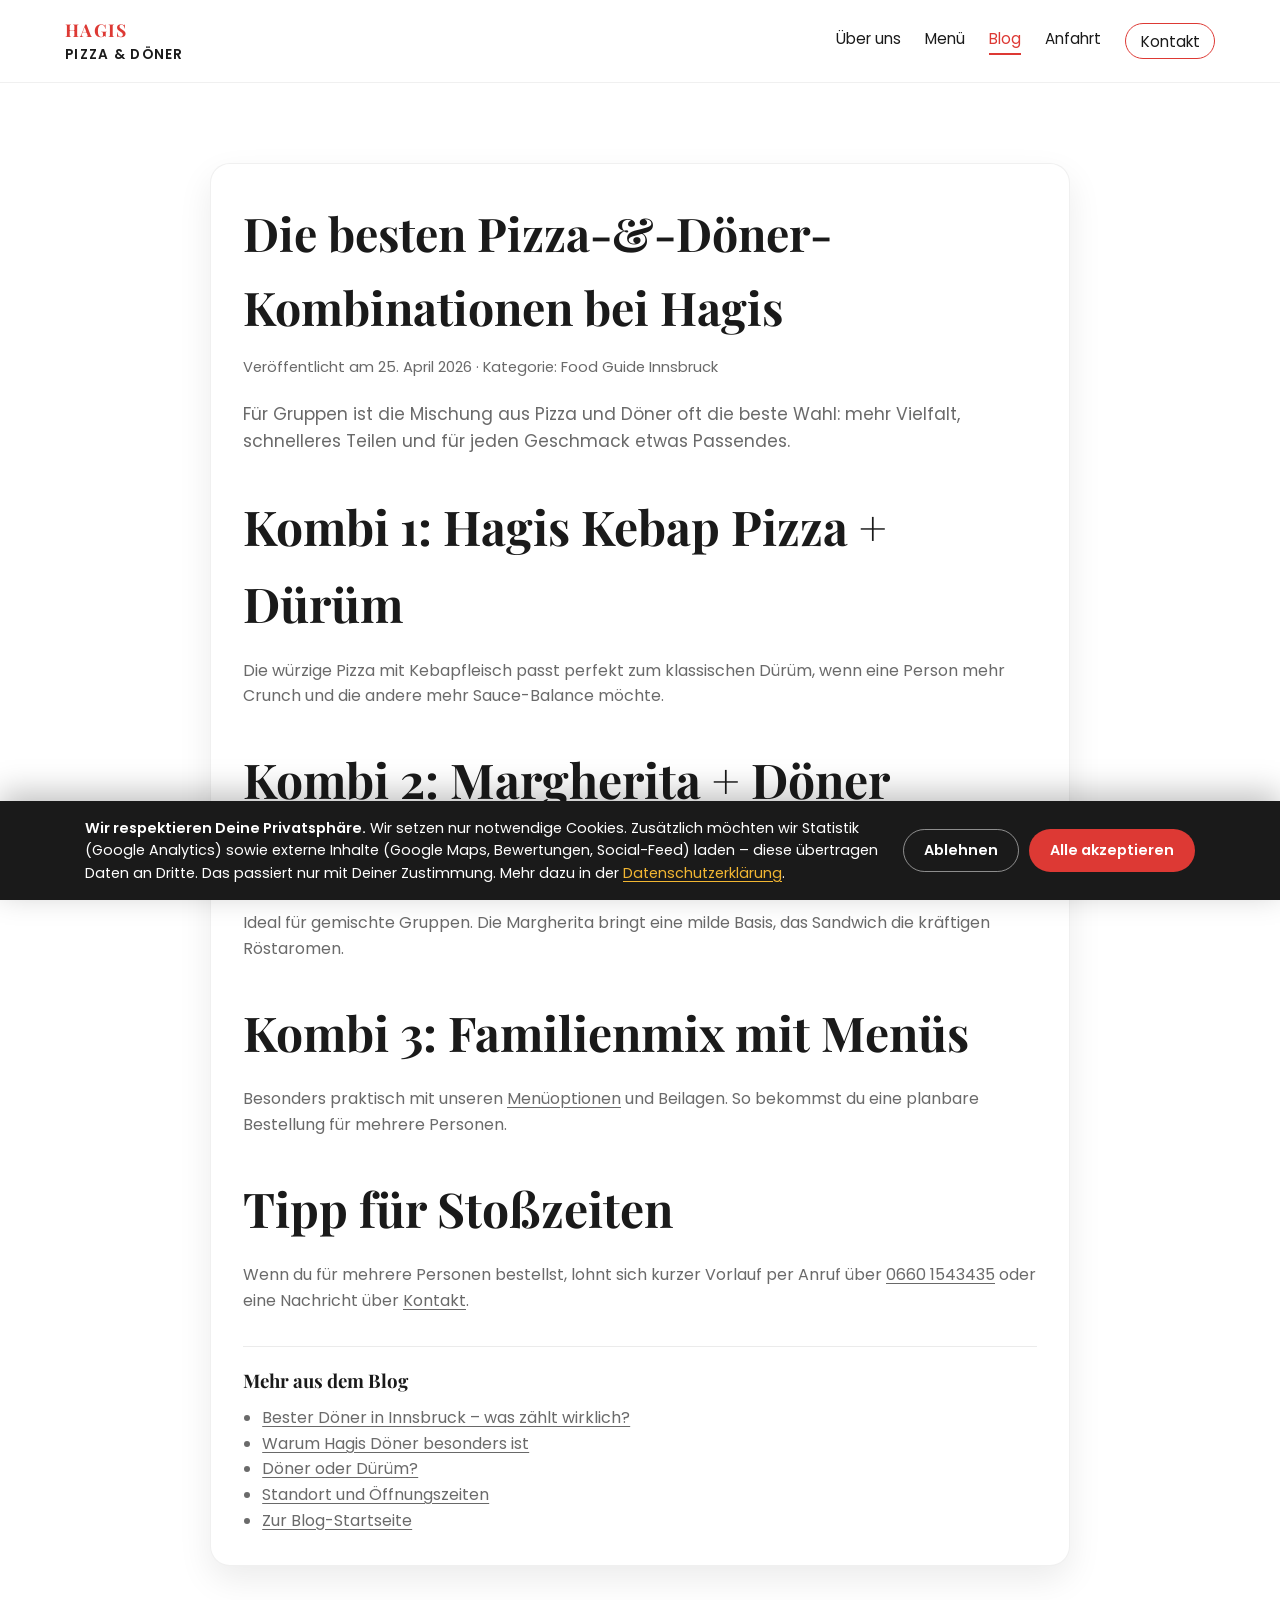
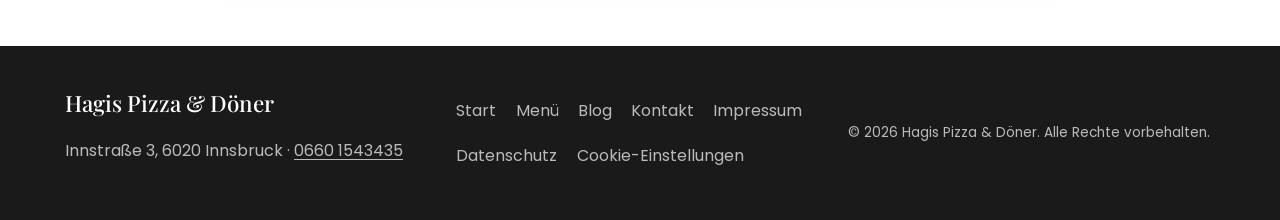
<file: blog-pizza-doener-kombination.html>
<!DOCTYPE html>
<html lang="de-AT">
<head>
    <meta charset="UTF-8">
    <meta name="viewport" content="width=device-width, initial-scale=1.0">
    <title>Beste Pizza-&amp;-Döner-Kombinationen in Innsbruck | Hagis Blog</title>
    <meta name="description" content="Die besten Kombinationen aus Pizza und Döner bei Hagis Pizza &amp; Döner in Innsbruck – ideal für Gruppen, Freunde und Familien.">
    <link rel="canonical" href="https://xn--hagisdner-57a.at/blog-pizza-doener-kombination.html">
    <meta name="robots" content="index, follow">
    <meta property="og:site_name" content="Hagis Pizza &amp; Döner">
    <meta property="og:type" content="article">
    <meta property="og:locale" content="de_AT">
    <meta property="og:title" content="Beste Pizza-&amp;-Döner-Kombinationen in Innsbruck">
    <meta property="og:description" content="Die besten Kombinationen aus Pizza und Döner bei Hagis Pizza &amp; Döner in Innsbruck – ideal für Gruppen, Freunde und Familien.">
    <meta property="og:url" content="https://xn--hagisdner-57a.at/blog-pizza-doener-kombination.html">
    <meta property="og:image" content="https://xn--hagisdner-57a.at/og-image.jpg">
    <meta property="article:published_time" content="2026-04-25">
    <meta property="article:modified_time" content="2026-08-25">
    <meta name="twitter:card" content="summary_large_image">
    <script type="application/ld+json">
      {
        "@context": "https://schema.org",
        "@type": "BlogPosting",
        "headline": "Die besten Pizza-&-Döner-Kombinationen bei Hagis",
        "description": "Die besten Kombinationen aus Pizza und Döner bei Hagis Pizza & Döner in Innsbruck – ideal für Gruppen, Freunde und Familien.",
        "url": "https://xn--hagisdner-57a.at/blog-pizza-doener-kombination.html",
        "mainEntityOfPage": "https://xn--hagisdner-57a.at/blog-pizza-doener-kombination.html",
        "datePublished": "2026-04-25",
        "dateModified": "2026-08-25",
        "inLanguage": "de-AT",
        "articleSection": "Food Guide Innsbruck",
        "image": "https://xn--hagisdner-57a.at/og-image.jpg",
        "author": { "@type": "Organization", "name": "Hagis Pizza & Döner" },
        "publisher": {
          "@type": "Restaurant",
          "name": "Hagis Pizza & Döner",
          "@id": "https://xn--hagisdner-57a.at/#restaurant",
          "logo": { "@type": "ImageObject", "url": "https://xn--hagisdner-57a.at/favicon.svg" }
        },
        "isPartOf": { "@type": "Blog", "name": "Hagis Blog", "url": "https://xn--hagisdner-57a.at/blog.html" }
      }
    </script>
    <!-- Cookies/Dienste erst nach Zustimmung (DSGVO) -->
    <script defer src="consent.js"></script>
    <script>
      document.documentElement.classList.add('js');
    </script>
    <link rel="stylesheet" href="fonts.css">
    <link rel="stylesheet" href="styles.css">
    <link rel="icon" type="image/svg+xml" href="favicon.svg">
    <script defer src="script.js"></script>
</head>
<body class="blog-page">
    <header class="site-header">
        <div class="container nav-wrapper">
            <a class="brand" href="/#hero">
                <span class="brand-primary">Hagis</span>
                <span class="brand-secondary">Pizza &amp; Döner</span>
            </a>
            <button class="nav-toggle" aria-label="Navigation umschalten" aria-expanded="false" aria-controls="primary-navigation">
                <span></span><span></span><span></span>
            </button>
            <nav id="primary-navigation" class="site-nav" aria-label="Hauptnavigation">
                <a href="/#about">Über uns</a>
                <a href="menu.html">Menü</a>
                <a href="blog.html" data-page="blog">Blog</a>
                <a href="/#location">Anfahrt</a>
                <a href="/#contact" class="nav-cta">Kontakt</a>
            </nav>
        </div>
    </header>

    <main>
        <section class="section">
            <div class="container">
                <article class="blog-article" data-reveal>
                    <h1>Die besten Pizza-&amp;-Döner-Kombinationen bei Hagis</h1>
                    <p class="blog-meta">Veröffentlicht am 25. April 2026 · Kategorie: Food Guide Innsbruck</p>
                    <p class="blog-lead">
                        Für Gruppen ist die Mischung aus Pizza und Döner oft die beste Wahl: mehr Vielfalt,
                        schnelleres Teilen und für jeden Geschmack etwas Passendes.
                    </p>

                    <h2>Kombi 1: Hagis Kebap Pizza + Dürüm</h2>
                    <p>
                        Die würzige Pizza mit Kebapfleisch passt perfekt zum klassischen Dürüm, wenn eine Person
                        mehr Crunch und die andere mehr Sauce-Balance möchte.
                    </p>

                    <h2>Kombi 2: Margherita + Döner Sandwich</h2>
                    <p>
                        Ideal für gemischte Gruppen. Die Margherita bringt eine milde Basis, das Sandwich die
                        kräftigen Röstaromen.
                    </p>

                    <h2>Kombi 3: Familienmix mit Menüs</h2>
                    <p>
                        Besonders praktisch mit unseren <a href="menu.html">Menüoptionen</a> und Beilagen.
                        So bekommst du eine planbare Bestellung für mehrere Personen.
                    </p>

                    <h2>Tipp für Stoßzeiten</h2>
                    <p>
                        Wenn du für mehrere Personen bestellst, lohnt sich kurzer Vorlauf per Anruf über
                        <a href="tel:+436601543435">0660 1543435</a> oder eine Nachricht über
                        <a href="/#contact">Kontakt</a>.
                    </p>

                    <div class="blog-inline-links">
                        <h3>Mehr aus dem Blog</h3>
                        <ul>
                            <li><a href="blog-bester-doener-innsbruck.html">Bester Döner in Innsbruck – was zählt wirklich?</a></li>
                            <li><a href="blog-warum-hagis-doener-besonders-ist.html">Warum Hagis Döner besonders ist</a></li>
                            <li><a href="blog-doener-oder-dueruem.html">Döner oder Dürüm?</a></li>
                            <li><a href="/#location">Standort und Öffnungszeiten</a></li>
                            <li><a href="blog.html">Zur Blog-Startseite</a></li>
                        </ul>
                    </div>
                </article>
            </div>
        </section>
    </main>

    <footer class="site-footer">
        <div class="container footer-grid">
            <div>
                <p class="brand-footer">Hagis Pizza &amp; Döner</p>
                <p>Innstraße 3, 6020 Innsbruck · <a href="tel:+436601543435">0660 1543435</a></p>
            </div>
            <div class="footer-links">
                <a href="/#hero">Start</a>
                <a href="menu.html">Menü</a>
                <a href="blog.html">Blog</a>
                <a href="/#contact">Kontakt</a>
                <a href="impressum.html">Impressum</a>
                <a href="datenschutz.html">Datenschutz</a>
                <a href="#" class="js-consent-settings">Cookie-Einstellungen</a>
            </div>
            <div class="footer-meta">
                <p>© <span id="current-year"></span> Hagis Pizza &amp; Döner. Alle Rechte vorbehalten.</p>
            </div>
        </div>
    </footer>
</body>
</html>
</file>
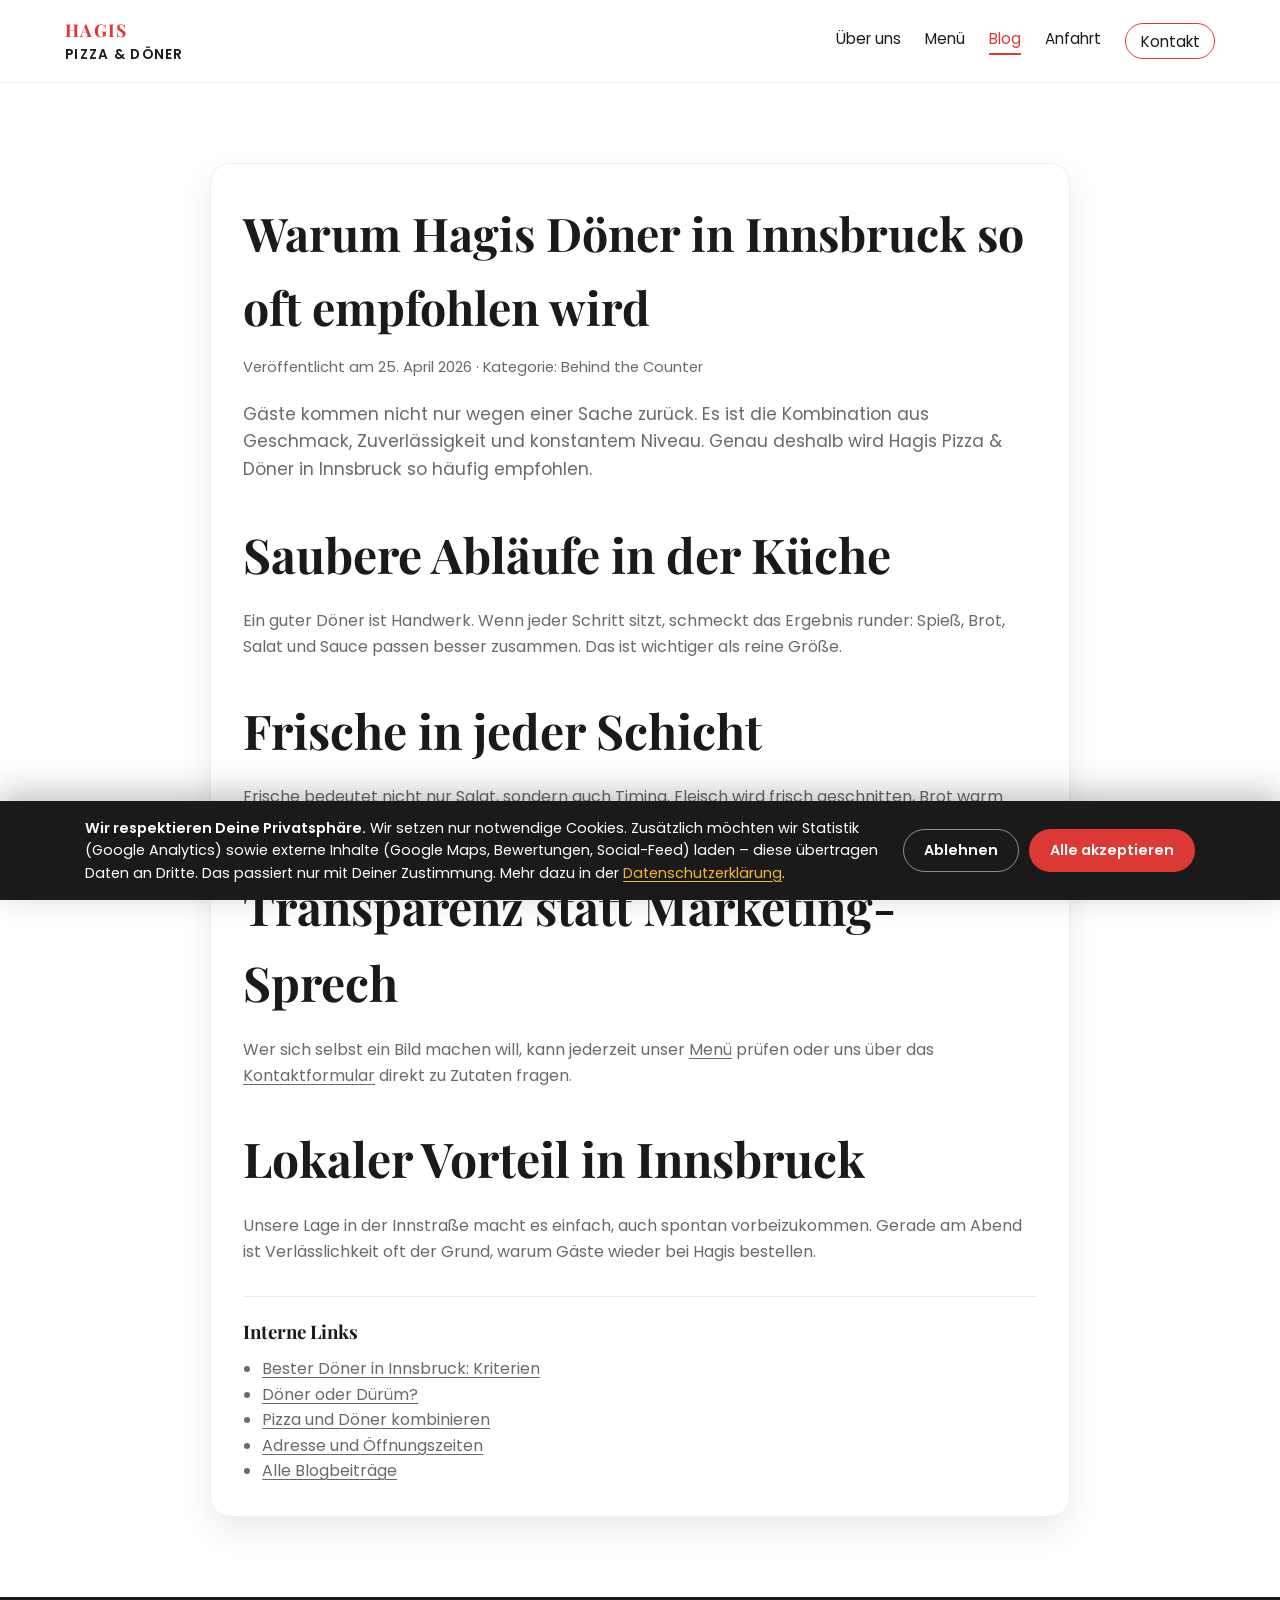
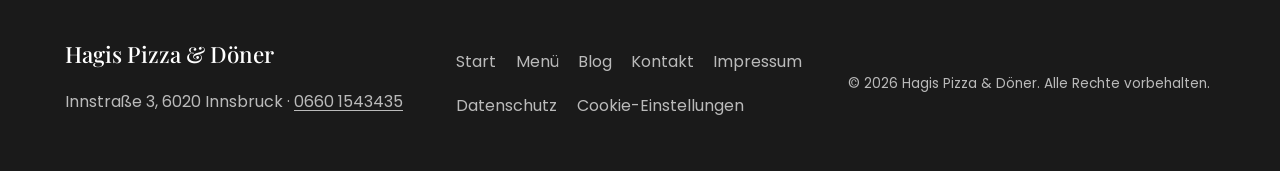
<file: blog-warum-hagis-doener-besonders-ist.html>
<!DOCTYPE html>
<html lang="de-AT">
<head>
    <meta charset="UTF-8">
    <meta name="viewport" content="width=device-width, initial-scale=1.0">
    <title>Warum Hagis Döner besonders ist | Hagis Blog</title>
    <meta name="description" content="Warum Hagis Pizza &amp; Döner in Innsbruck so beliebt ist: Frische, Timing am Spieß, Saucen-Balance und konstante Qualität.">
    <link rel="canonical" href="https://xn--hagisdner-57a.at/blog-warum-hagis-doener-besonders-ist.html">
    <meta name="robots" content="index, follow">
    <meta property="og:site_name" content="Hagis Pizza &amp; Döner">
    <meta property="og:type" content="article">
    <meta property="og:locale" content="de_AT">
    <meta property="og:title" content="Warum Hagis Döner besonders ist">
    <meta property="og:description" content="Warum Hagis Pizza &amp; Döner in Innsbruck so beliebt ist: Frische, Timing am Spieß, Saucen-Balance und konstante Qualität.">
    <meta property="og:url" content="https://xn--hagisdner-57a.at/blog-warum-hagis-doener-besonders-ist.html">
    <meta property="og:image" content="https://xn--hagisdner-57a.at/og-image.jpg">
    <meta property="article:published_time" content="2026-04-25">
    <meta property="article:modified_time" content="2026-08-25">
    <meta name="twitter:card" content="summary_large_image">
    <script type="application/ld+json">
      {
        "@context": "https://schema.org",
        "@type": "BlogPosting",
        "headline": "Warum Hagis Döner in Innsbruck so oft empfohlen wird",
        "description": "Warum Hagis Pizza & Döner in Innsbruck so beliebt ist: Frische, Timing am Spieß, Saucen-Balance und konstante Qualität.",
        "url": "https://xn--hagisdner-57a.at/blog-warum-hagis-doener-besonders-ist.html",
        "mainEntityOfPage": "https://xn--hagisdner-57a.at/blog-warum-hagis-doener-besonders-ist.html",
        "datePublished": "2026-04-25",
        "dateModified": "2026-08-25",
        "inLanguage": "de-AT",
        "articleSection": "Behind the Counter",
        "image": "https://xn--hagisdner-57a.at/og-image.jpg",
        "author": { "@type": "Organization", "name": "Hagis Pizza & Döner" },
        "publisher": {
          "@type": "Restaurant",
          "name": "Hagis Pizza & Döner",
          "@id": "https://xn--hagisdner-57a.at/#restaurant",
          "logo": { "@type": "ImageObject", "url": "https://xn--hagisdner-57a.at/favicon.svg" }
        },
        "isPartOf": { "@type": "Blog", "name": "Hagis Blog", "url": "https://xn--hagisdner-57a.at/blog.html" }
      }
    </script>
    <!-- Cookies/Dienste erst nach Zustimmung (DSGVO) -->
    <script defer src="consent.js"></script>
    <script>
      document.documentElement.classList.add('js');
    </script>
    <link rel="stylesheet" href="fonts.css">
    <link rel="stylesheet" href="styles.css">
    <link rel="icon" type="image/svg+xml" href="favicon.svg">
    <script defer src="script.js"></script>
</head>
<body class="blog-page">
    <header class="site-header">
        <div class="container nav-wrapper">
            <a class="brand" href="/#hero">
                <span class="brand-primary">Hagis</span>
                <span class="brand-secondary">Pizza &amp; Döner</span>
            </a>
            <button class="nav-toggle" aria-label="Navigation umschalten" aria-expanded="false" aria-controls="primary-navigation">
                <span></span><span></span><span></span>
            </button>
            <nav id="primary-navigation" class="site-nav" aria-label="Hauptnavigation">
                <a href="/#about">Über uns</a>
                <a href="menu.html">Menü</a>
                <a href="blog.html" data-page="blog">Blog</a>
                <a href="/#location">Anfahrt</a>
                <a href="/#contact" class="nav-cta">Kontakt</a>
            </nav>
        </div>
    </header>

    <main>
        <section class="section">
            <div class="container">
                <article class="blog-article" data-reveal>
                    <h1>Warum Hagis Döner in Innsbruck so oft empfohlen wird</h1>
                    <p class="blog-meta">Veröffentlicht am 25. April 2026 · Kategorie: Behind the Counter</p>
                    <p class="blog-lead">
                        Gäste kommen nicht nur wegen einer Sache zurück. Es ist die Kombination aus Geschmack,
                        Zuverlässigkeit und konstantem Niveau. Genau deshalb wird Hagis Pizza &amp; Döner in
                        Innsbruck so häufig empfohlen.
                    </p>

                    <h2>Saubere Abläufe in der Küche</h2>
                    <p>
                        Ein guter Döner ist Handwerk. Wenn jeder Schritt sitzt, schmeckt das Ergebnis runder:
                        Spieß, Brot, Salat und Sauce passen besser zusammen. Das ist wichtiger als reine Größe.
                    </p>

                    <h2>Frische in jeder Schicht</h2>
                    <p>
                        Frische bedeutet nicht nur Salat, sondern auch Timing. Fleisch wird frisch geschnitten,
                        Brot warm serviert und Zutaten nicht unnötig lange gelagert. So bleibt der Geschmack klar.
                    </p>

                    <h2>Transparenz statt Marketing-Sprech</h2>
                    <p>
                        Wer sich selbst ein Bild machen will, kann jederzeit unser
                        <a href="menu.html">Menü</a> prüfen oder uns über das
                        <a href="/#contact">Kontaktformular</a> direkt zu Zutaten fragen.
                    </p>

                    <h2>Lokaler Vorteil in Innsbruck</h2>
                    <p>
                        Unsere Lage in der Innstraße macht es einfach, auch spontan vorbeizukommen.
                        Gerade am Abend ist Verlässlichkeit oft der Grund, warum Gäste wieder bei Hagis bestellen.
                    </p>

                    <div class="blog-inline-links">
                        <h3>Interne Links</h3>
                        <ul>
                            <li><a href="blog-bester-doener-innsbruck.html">Bester Döner in Innsbruck: Kriterien</a></li>
                            <li><a href="blog-doener-oder-dueruem.html">Döner oder Dürüm?</a></li>
                            <li><a href="blog-pizza-doener-kombination.html">Pizza und Döner kombinieren</a></li>
                            <li><a href="/#location">Adresse und Öffnungszeiten</a></li>
                            <li><a href="blog.html">Alle Blogbeiträge</a></li>
                        </ul>
                    </div>
                </article>
            </div>
        </section>
    </main>

    <footer class="site-footer">
        <div class="container footer-grid">
            <div>
                <p class="brand-footer">Hagis Pizza &amp; Döner</p>
                <p>Innstraße 3, 6020 Innsbruck · <a href="tel:+436601543435">0660 1543435</a></p>
            </div>
            <div class="footer-links">
                <a href="/#hero">Start</a>
                <a href="menu.html">Menü</a>
                <a href="blog.html">Blog</a>
                <a href="/#contact">Kontakt</a>
                <a href="impressum.html">Impressum</a>
                <a href="datenschutz.html">Datenschutz</a>
                <a href="#" class="js-consent-settings">Cookie-Einstellungen</a>
            </div>
            <div class="footer-meta">
                <p>© <span id="current-year"></span> Hagis Pizza &amp; Döner. Alle Rechte vorbehalten.</p>
            </div>
        </div>
    </footer>
</body>
</html>
</file>
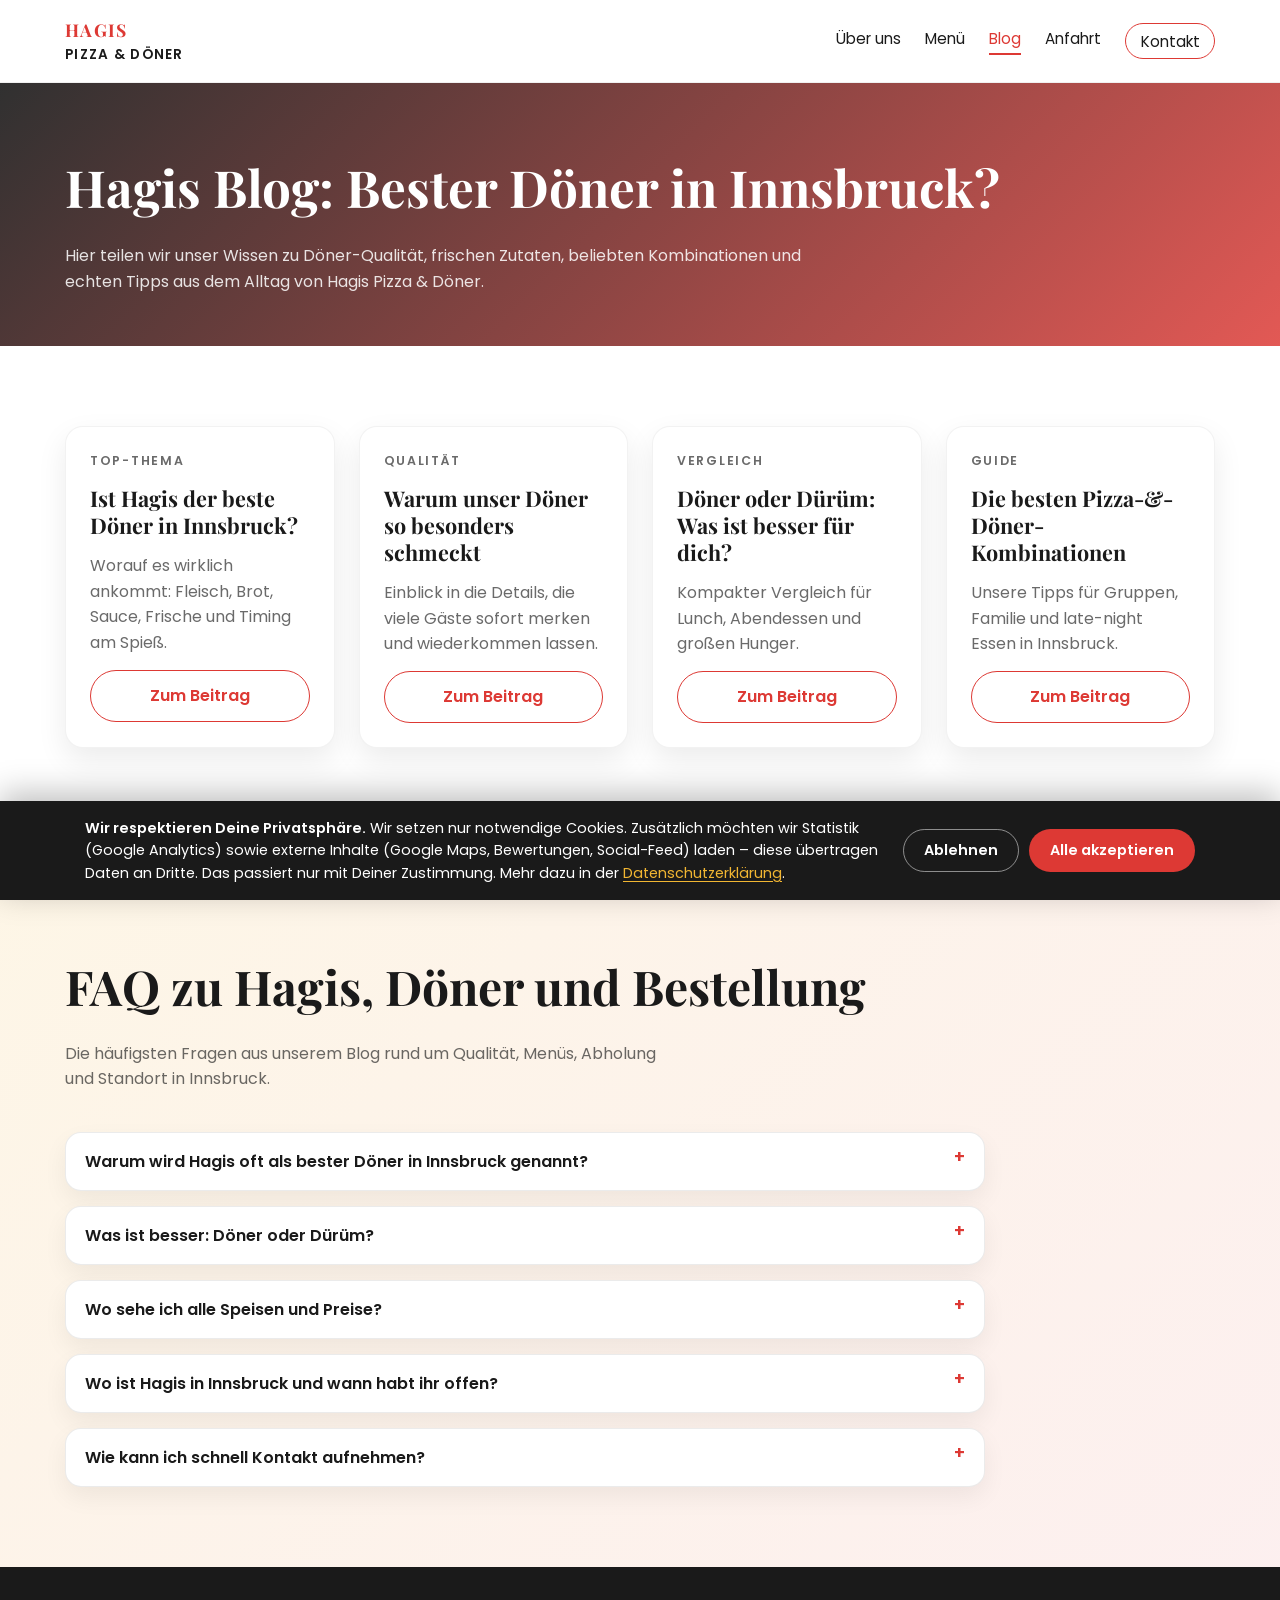
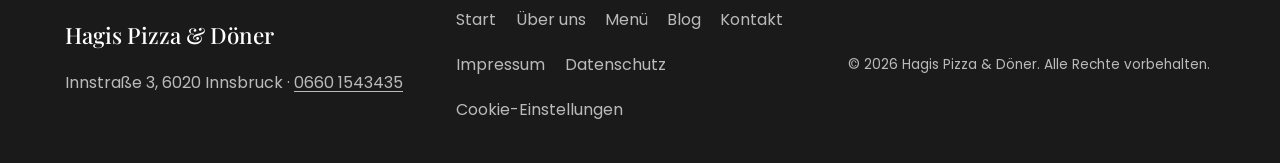
<file: blog.html>
<!DOCTYPE html>
<html lang="de-AT">
<head>
    <meta charset="UTF-8">
    <meta name="viewport" content="width=device-width, initial-scale=1.0">
    <title>Blog | Hagis Pizza &amp; Döner Innsbruck</title>
    <meta name="description" content="Blog von Hagis Pizza &amp; Döner in Innsbruck: Bester Döner in Innsbruck, Qualitäts-Tipps, Döner-Vergleiche und lokale Food-Guides.">
    <link rel="canonical" href="https://xn--hagisdner-57a.at/blog.html">
    <meta name="robots" content="index, follow">
    <meta property="og:site_name" content="Hagis Pizza &amp; Döner">
    <meta property="og:type" content="website">
    <meta property="og:locale" content="de_AT">
    <meta property="og:title" content="Blog | Hagis Pizza &amp; Döner Innsbruck">
    <meta property="og:description" content="Bester Döner in Innsbruck, Qualitäts-Tipps, Döner-Vergleiche und lokale Food-Guides von Hagis Pizza &amp; Döner.">
    <meta property="og:url" content="https://xn--hagisdner-57a.at/blog.html">
    <meta property="og:image" content="https://xn--hagisdner-57a.at/og-image.jpg">
    <meta name="twitter:card" content="summary_large_image">
    <script type="application/ld+json">
      {
        "@context": "https://schema.org",
        "@type": "Blog",
        "name": "Hagis Blog",
        "url": "https://xn--hagisdner-57a.at/blog.html",
        "publisher": {
          "@type": "Restaurant",
          "name": "Hagis Pizza & Döner",
          "@id": "https://xn--hagisdner-57a.at/#restaurant"
        },
        "blogPost": [
          {
            "@type": "BlogPosting",
            "headline": "Bester Döner in Innsbruck? Das sind die entscheidenden Faktoren",
            "url": "https://xn--hagisdner-57a.at/blog-bester-doener-innsbruck.html",
            "datePublished": "2026-04-25"
          },
          {
            "@type": "BlogPosting",
            "headline": "Warum Hagis Döner in Innsbruck so oft empfohlen wird",
            "url": "https://xn--hagisdner-57a.at/blog-warum-hagis-doener-besonders-ist.html",
            "datePublished": "2026-04-25"
          },
          {
            "@type": "BlogPosting",
            "headline": "Döner oder Dürüm: Was ist in Innsbruck die bessere Wahl?",
            "url": "https://xn--hagisdner-57a.at/blog-doener-oder-dueruem.html",
            "datePublished": "2026-04-25"
          },
          {
            "@type": "BlogPosting",
            "headline": "Die besten Pizza-&-Döner-Kombinationen bei Hagis",
            "url": "https://xn--hagisdner-57a.at/blog-pizza-doener-kombination.html",
            "datePublished": "2026-04-25"
          }
        ]
      }
    </script>
    <script type="application/ld+json">
      {
        "@context": "https://schema.org",
        "@type": "FAQPage",
        "mainEntity": [
          {
            "@type": "Question",
            "name": "Warum wird Hagis oft als bester Döner in Innsbruck genannt?",
            "acceptedAnswer": {
              "@type": "Answer",
              "text": "Viele Gäste nennen vor allem die Kombination aus frischen Zutaten, guter Fleischqualität und gleichbleibendem Geschmack."
            }
          },
          {
            "@type": "Question",
            "name": "Was ist besser: Döner oder Dürüm?",
            "acceptedAnswer": {
              "@type": "Answer",
              "text": "Das hängt vom Hunger und Geschmack ab: Döner ist meist knuspriger, Dürüm gleichmäßiger verteilt und praktisch unterwegs."
            }
          },
          {
            "@type": "Question",
            "name": "Wo sehe ich alle Speisen und Preise?",
            "acceptedAnswer": {
              "@type": "Answer",
              "text": "Die komplette Übersicht mit Kategorien und Menüs findest du in unserer Speisekarte."
            }
          },
          {
            "@type": "Question",
            "name": "Wo ist Hagis in Innsbruck und wann habt ihr offen?",
            "acceptedAnswer": {
              "@type": "Answer",
              "text": "Adresse und aktuelle Öffnungszeiten findest du auf der Anfahrt-&-Öffnungszeiten-Sektion der Startseite."
            }
          },
          {
            "@type": "Question",
            "name": "Wie kann ich schnell Kontakt aufnehmen?",
            "acceptedAnswer": {
              "@type": "Answer",
              "text": "Am schnellsten per Telefon unter 0660 1543435 oder direkt über das Kontaktformular."
            }
          }
        ]
      }
    </script>
    <!-- Cookies/Dienste erst nach Zustimmung (DSGVO) -->
    <script defer src="consent.js"></script>
    <script>
      document.documentElement.classList.add('js');
    </script>
    <link rel="stylesheet" href="fonts.css">
    <link rel="stylesheet" href="styles.css">
    <link rel="icon" type="image/svg+xml" href="favicon.svg">
    <script defer src="script.js"></script>
</head>
<body class="blog-page">
    <header class="site-header">
        <div class="container nav-wrapper">
            <a class="brand" href="/#hero">
                <span class="brand-primary">Hagis</span>
                <span class="brand-secondary">Pizza &amp; Döner</span>
            </a>
            <button class="nav-toggle" aria-label="Navigation umschalten" aria-expanded="false" aria-controls="primary-navigation">
                <span></span><span></span><span></span>
            </button>
            <nav id="primary-navigation" class="site-nav" aria-label="Hauptnavigation">
                <a href="/#about">Über uns</a>
                <a href="menu.html">Menü</a>
                <a href="blog.html" data-page="blog">Blog</a>
                <a href="/#location">Anfahrt</a>
                <a href="/#contact" class="nav-cta">Kontakt</a>
            </nav>
        </div>
    </header>

    <main>
        <section class="blog-hero">
            <div class="container" data-reveal>
                <h1>Hagis Blog: Bester Döner in Innsbruck?</h1>
                <p>Hier teilen wir unser Wissen zu Döner-Qualität, frischen Zutaten, beliebten Kombinationen und echten Tipps aus dem Alltag von Hagis Pizza &amp; Döner.</p>
            </div>
        </section>

        <section class="section">
            <div class="container" data-reveal>
                <div class="blog-grid">
                    <article class="blog-card">
                        <p class="blog-tag">Top-Thema</p>
                        <h2>Ist Hagis der beste Döner in Innsbruck?</h2>
                        <p>Worauf es wirklich ankommt: Fleisch, Brot, Sauce, Frische und Timing am Spieß.</p>
                        <a class="btn btn-outline" href="blog-bester-doener-innsbruck.html">Zum Beitrag</a>
                    </article>
                    <article class="blog-card">
                        <p class="blog-tag">Qualität</p>
                        <h2>Warum unser Döner so besonders schmeckt</h2>
                        <p>Einblick in die Details, die viele Gäste sofort merken und wiederkommen lassen.</p>
                        <a class="btn btn-outline" href="blog-warum-hagis-doener-besonders-ist.html">Zum Beitrag</a>
                    </article>
                    <article class="blog-card">
                        <p class="blog-tag">Vergleich</p>
                        <h2>Döner oder Dürüm: Was ist besser für dich?</h2>
                        <p>Kompakter Vergleich für Lunch, Abendessen und großen Hunger.</p>
                        <a class="btn btn-outline" href="blog-doener-oder-dueruem.html">Zum Beitrag</a>
                    </article>
                    <article class="blog-card">
                        <p class="blog-tag">Guide</p>
                        <h2>Die besten Pizza-&amp;-Döner-Kombinationen</h2>
                        <p>Unsere Tipps für Gruppen, Familie und late-night Essen in Innsbruck.</p>
                        <a class="btn btn-outline" href="blog-pizza-doener-kombination.html">Zum Beitrag</a>
                    </article>
                </div>
            </div>
        </section>

        <section class="section blog-faq-section">
            <div class="container" data-reveal>
                <h2>FAQ zu Hagis, Döner und Bestellung</h2>
                <p class="section-intro">Die häufigsten Fragen aus unserem Blog rund um Qualität, Menüs, Abholung und Standort in Innsbruck.</p>
                <div class="blog-faq-grid">
                    <details class="blog-faq-item">
                        <summary>Warum wird Hagis oft als bester Döner in Innsbruck genannt?</summary>
                        <p>Viele Gäste nennen vor allem die Kombination aus frischen Zutaten, guter Fleischqualität und gleichbleibendem Geschmack. Details dazu findest du im Beitrag <a href="blog-bester-doener-innsbruck.html">Bester Döner in Innsbruck?</a>.</p>
                    </details>
                    <details class="blog-faq-item">
                        <summary>Was ist besser: Döner oder Dürüm?</summary>
                        <p>Das hängt vom Hunger und Geschmack ab: Döner ist meist knuspriger, Dürüm gleichmäßiger verteilt und praktisch unterwegs. Der direkte Vergleich steht in <a href="blog-doener-oder-dueruem.html">Döner oder Dürüm</a>.</p>
                    </details>
                    <details class="blog-faq-item">
                        <summary>Wo sehe ich alle Speisen und Preise?</summary>
                        <p>Die komplette Übersicht mit Kategorien und Menüs findest du in unserer <a href="menu.html">Speisekarte</a>.</p>
                    </details>
                    <details class="blog-faq-item">
                        <summary>Wo ist Hagis in Innsbruck und wann habt ihr offen?</summary>
                        <p>Adresse und aktuelle Öffnungszeiten findest du auf der <a href="/#location">Anfahrt-&amp;-Öffnungszeiten-Sektion</a> der Startseite.</p>
                    </details>
                    <details class="blog-faq-item">
                        <summary>Wie kann ich schnell Kontakt aufnehmen?</summary>
                        <p>Am schnellsten per Telefon unter <a href="tel:+436601543435">0660 1543435</a> oder direkt über das <a href="/#contact">Kontaktformular</a>.</p>
                    </details>
                </div>
            </div>
        </section>
    </main>

    <footer class="site-footer">
        <div class="container footer-grid">
            <div>
                <p class="brand-footer">Hagis Pizza &amp; Döner</p>
                <p>Innstraße 3, 6020 Innsbruck · <a href="tel:+436601543435">0660 1543435</a></p>
            </div>
            <div class="footer-links">
                <a href="/#hero">Start</a>
                <a href="/#about">Über uns</a>
                <a href="menu.html">Menü</a>
                <a href="blog.html">Blog</a>
                <a href="/#contact">Kontakt</a>
                <a href="impressum.html">Impressum</a>
                <a href="datenschutz.html">Datenschutz</a>
                <a href="#" class="js-consent-settings">Cookie-Einstellungen</a>
            </div>
            <div class="footer-meta">
                <p>© <span id="current-year"></span> Hagis Pizza &amp; Döner. Alle Rechte vorbehalten.</p>
            </div>
        </div>
    </footer>
</body>
</html>
</file>
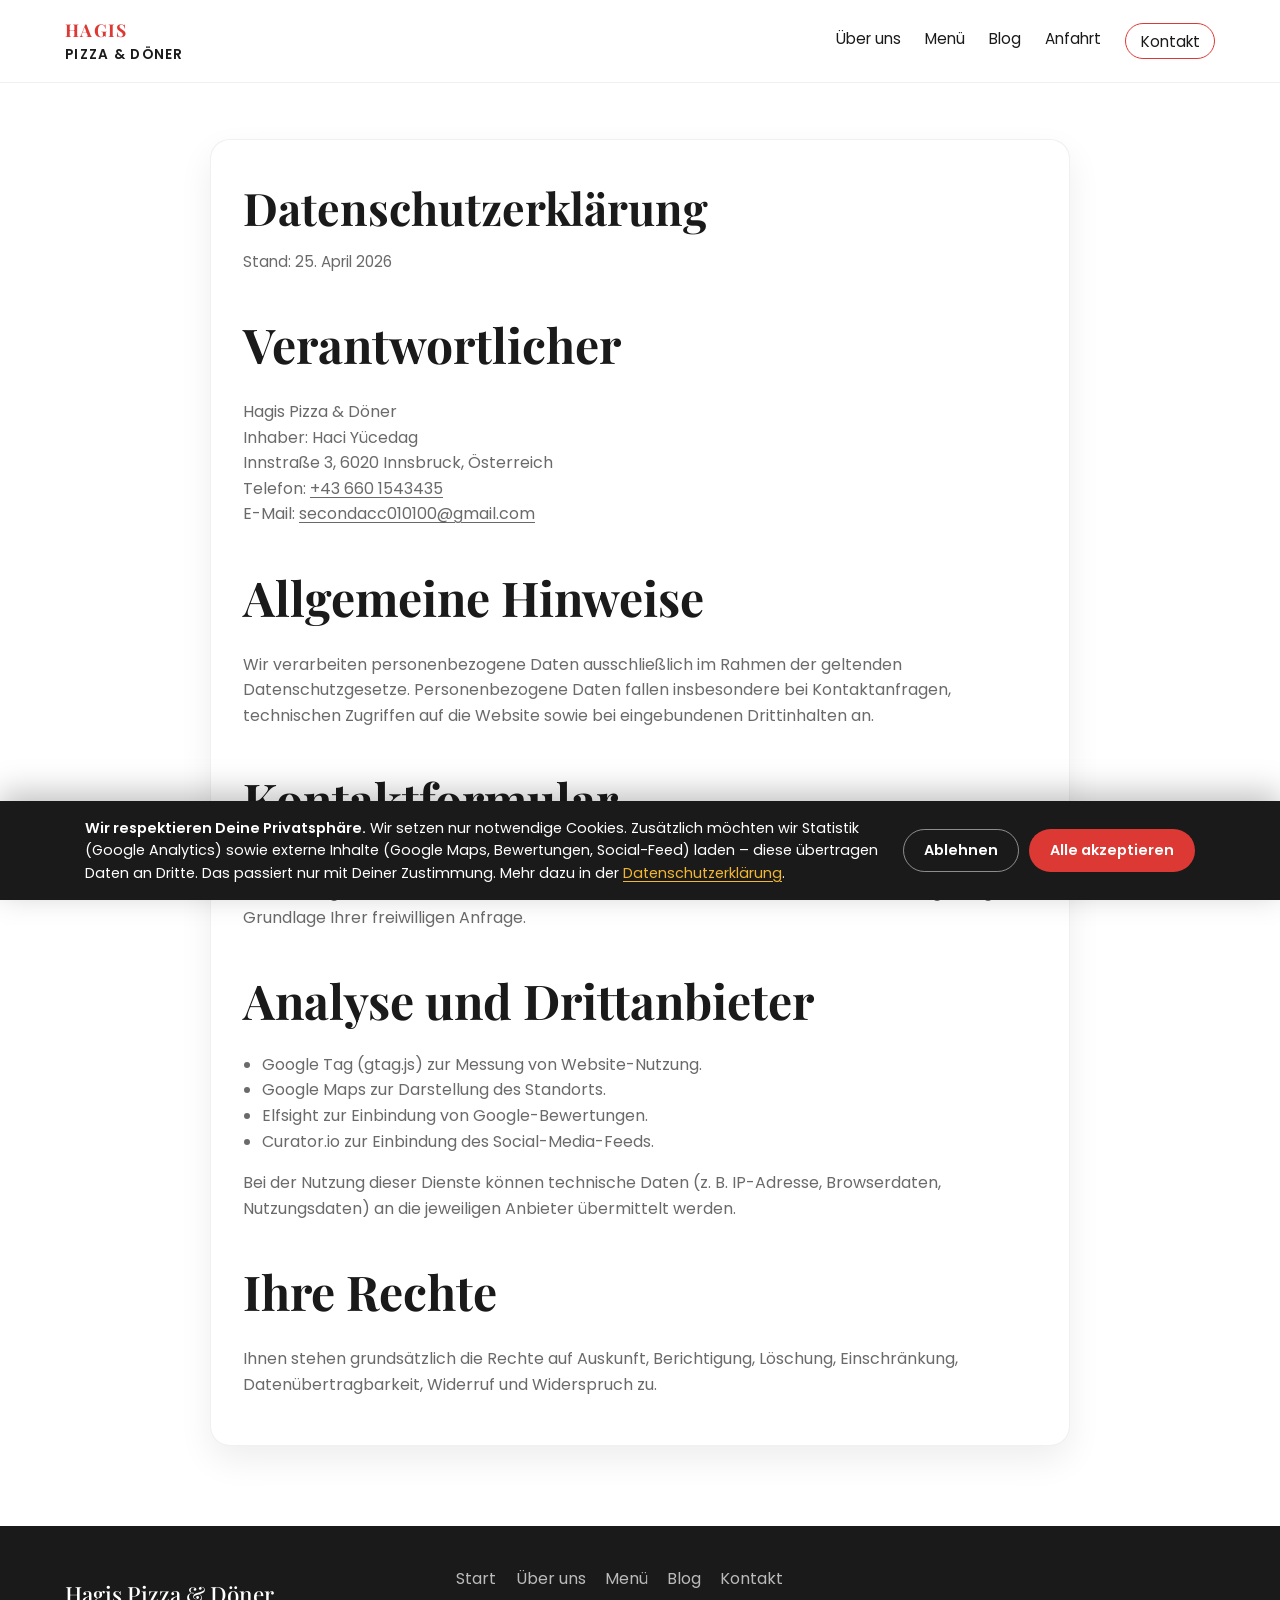
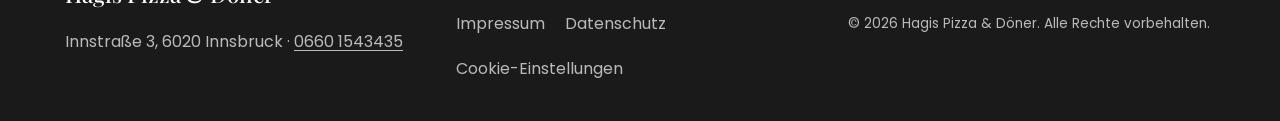
<file: datenschutz.html>
<!DOCTYPE html>
<html lang="de-AT">
<head>
    <meta charset="UTF-8">
    <meta name="viewport" content="width=device-width, initial-scale=1.0">
    <title>Datenschutz | Hagis Pizza &amp; Döner</title>
    <meta name="description" content="Datenschutzerklärung von Hagis Pizza &amp; Döner in Innsbruck.">
    <link rel="canonical" href="https://xn--hagisdner-57a.at/datenschutz.html">
    <meta name="robots" content="index, follow">
    <meta property="og:site_name" content="Hagis Pizza &amp; Döner">
    <meta property="og:type" content="website">
    <meta property="og:locale" content="de_AT">
    <meta property="og:title" content="Datenschutz | Hagis Pizza &amp; Döner">
    <meta property="og:url" content="https://xn--hagisdner-57a.at/datenschutz.html">
    <!-- Cookies/Dienste erst nach Zustimmung (DSGVO) -->
    <script defer src="consent.js"></script>
    <script>
      document.documentElement.classList.add('js');
    </script>
    <link rel="stylesheet" href="fonts.css">
    <link rel="stylesheet" href="styles.css">
    <link rel="icon" type="image/svg+xml" href="favicon.svg">
    <script defer src="script.js"></script>
</head>
<body class="legal-page">
    <header class="site-header">
        <div class="container nav-wrapper">
            <a class="brand" href="/#hero">
                <span class="brand-primary">Hagis</span>
                <span class="brand-secondary">Pizza &amp; Döner</span>
            </a>
            <button class="nav-toggle" aria-label="Navigation umschalten" aria-expanded="false" aria-controls="primary-navigation">
                <span></span><span></span><span></span>
            </button>
            <nav id="primary-navigation" class="site-nav" aria-label="Hauptnavigation">
                <a href="/#about">Über uns</a>
                <a href="menu.html">Menü</a>
                <a href="blog.html" data-page="blog">Blog</a>
                <a href="/#location">Anfahrt</a>
                <a href="/#contact" class="nav-cta">Kontakt</a>
            </nav>
        </div>
    </header>

    <main>
        <section class="section">
            <div class="container">
                <article class="legal-content" data-reveal>
                    <h1>Datenschutzerklärung</h1>
                    <p class="legal-updated">Stand: 25. April 2026</p>

                    <h2>Verantwortlicher</h2>
                    <p>
                        Hagis Pizza &amp; Döner<br>
                        Inhaber: Haci Yücedag<br>
                        Innstraße 3, 6020 Innsbruck, Österreich<br>
                        Telefon: <a href="tel:+436601543435">+43 660 1543435</a><br>
                        E-Mail: <a href="mailto:secondacc010100@gmail.com">secondacc010100@gmail.com</a>
                    </p>

                    <h2>Allgemeine Hinweise</h2>
                    <p>
                        Wir verarbeiten personenbezogene Daten ausschließlich im Rahmen der geltenden
                        Datenschutzgesetze. Personenbezogene Daten fallen insbesondere bei Kontaktanfragen,
                        technischen Zugriffen auf die Website sowie bei eingebundenen Drittinhalten an.
                    </p>

                    <h2>Kontaktformular</h2>
                    <p>
                        Bei Nutzung des Kontaktformulars werden Name, E-Mail-Adresse und Nachricht zur
                        Bearbeitung Ihrer Anfrage verarbeitet und über den Dienst Formsubmit übermittelt.
                        Die Verarbeitung erfolgt auf Grundlage Ihrer freiwilligen Anfrage.
                    </p>

                    <h2>Analyse und Drittanbieter</h2>
                    <ul>
                        <li>Google Tag (gtag.js) zur Messung von Website-Nutzung.</li>
                        <li>Google Maps zur Darstellung des Standorts.</li>
                        <li>Elfsight zur Einbindung von Google-Bewertungen.</li>
                        <li>Curator.io zur Einbindung des Social-Media-Feeds.</li>
                    </ul>
                    <p>
                        Bei der Nutzung dieser Dienste können technische Daten (z. B. IP-Adresse, Browserdaten,
                        Nutzungsdaten) an die jeweiligen Anbieter übermittelt werden.
                    </p>

                    <h2>Ihre Rechte</h2>
                    <p>
                        Ihnen stehen grundsätzlich die Rechte auf Auskunft, Berichtigung, Löschung,
                        Einschränkung, Datenübertragbarkeit, Widerruf und Widerspruch zu.
                    </p>
                </article>
            </div>
        </section>
    </main>

    <footer class="site-footer">
        <div class="container footer-grid">
            <div>
                <p class="brand-footer">Hagis Pizza &amp; Döner</p>
                <p>Innstraße 3, 6020 Innsbruck · <a href="tel:+436601543435">0660 1543435</a></p>
            </div>
            <div class="footer-links">
                <a href="/#hero">Start</a>
                <a href="/#about">Über uns</a>
                <a href="menu.html">Menü</a>
                <a href="blog.html">Blog</a>
                <a href="/#contact">Kontakt</a>
                <a href="impressum.html">Impressum</a>
                <a href="datenschutz.html">Datenschutz</a>
                <a href="#" class="js-consent-settings">Cookie-Einstellungen</a>
            </div>
            <div class="footer-meta">
                <p>© <span id="current-year"></span> Hagis Pizza &amp; Döner. Alle Rechte vorbehalten.</p>
            </div>
        </div>
    </footer>
</body>
</html>
</file>
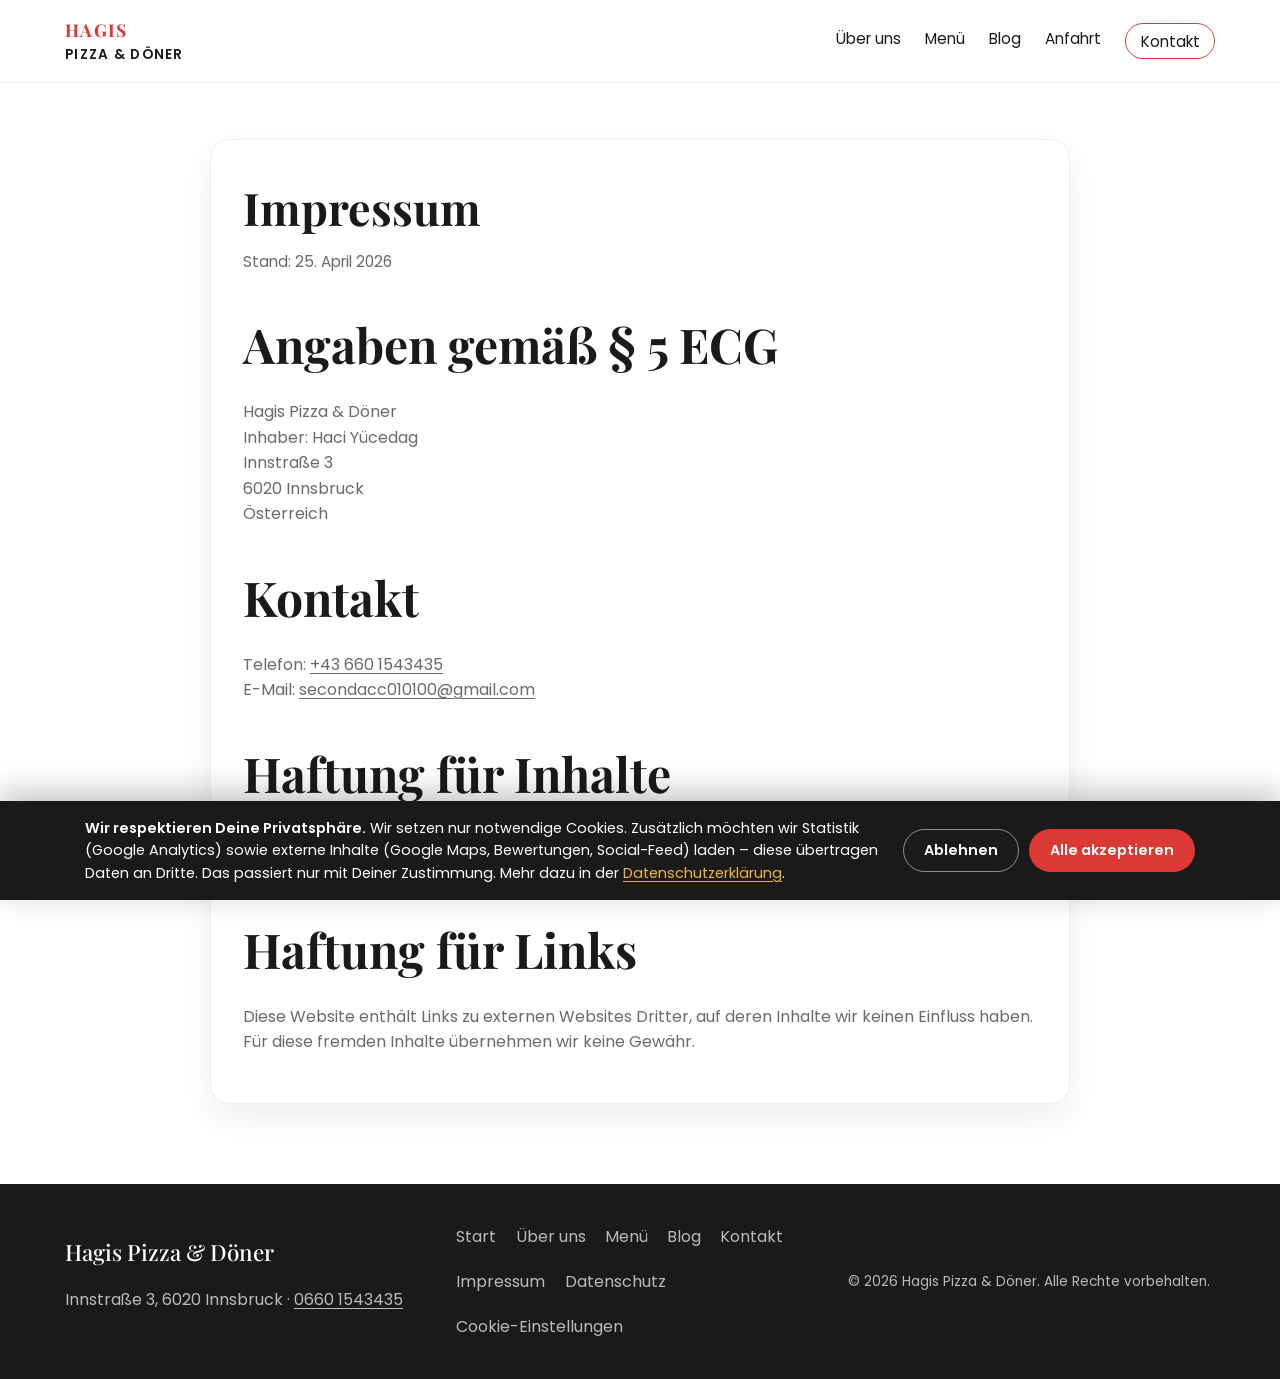
<file: impressum.html>
<!DOCTYPE html>
<html lang="de-AT">
<head>
    <meta charset="UTF-8">
    <meta name="viewport" content="width=device-width, initial-scale=1.0">
    <title>Impressum | Hagis Pizza &amp; Döner</title>
    <meta name="description" content="Impressum von Hagis Pizza &amp; Döner in Innsbruck.">
    <link rel="canonical" href="https://xn--hagisdner-57a.at/impressum.html">
    <meta name="robots" content="index, follow">
    <meta property="og:site_name" content="Hagis Pizza &amp; Döner">
    <meta property="og:type" content="website">
    <meta property="og:locale" content="de_AT">
    <meta property="og:title" content="Impressum | Hagis Pizza &amp; Döner">
    <meta property="og:url" content="https://xn--hagisdner-57a.at/impressum.html">
    <!-- Cookies/Dienste erst nach Zustimmung (DSGVO) -->
    <script defer src="consent.js"></script>
    <script>
      document.documentElement.classList.add('js');
    </script>
    <link rel="stylesheet" href="fonts.css">
    <link rel="stylesheet" href="styles.css">
    <link rel="icon" type="image/svg+xml" href="favicon.svg">
    <script defer src="script.js"></script>
</head>
<body class="legal-page">
    <header class="site-header">
        <div class="container nav-wrapper">
            <a class="brand" href="/#hero">
                <span class="brand-primary">Hagis</span>
                <span class="brand-secondary">Pizza &amp; Döner</span>
            </a>
            <button class="nav-toggle" aria-label="Navigation umschalten" aria-expanded="false" aria-controls="primary-navigation">
                <span></span><span></span><span></span>
            </button>
            <nav id="primary-navigation" class="site-nav" aria-label="Hauptnavigation">
                <a href="/#about">Über uns</a>
                <a href="menu.html">Menü</a>
                <a href="blog.html" data-page="blog">Blog</a>
                <a href="/#location">Anfahrt</a>
                <a href="/#contact" class="nav-cta">Kontakt</a>
            </nav>
        </div>
    </header>

    <main>
        <section class="section">
            <div class="container">
                <article class="legal-content" data-reveal>
                    <h1>Impressum</h1>
                    <p class="legal-updated">Stand: 25. April 2026</p>

                    <h2>Angaben gemäß § 5 ECG</h2>
                    <p>
                        Hagis Pizza &amp; Döner<br>
                        Inhaber: Haci Yücedag<br>
                        Innstraße 3<br>
                        6020 Innsbruck<br>
                        Österreich
                    </p>

                    <h2>Kontakt</h2>
                    <p>
                        Telefon: <a href="tel:+436601543435">+43 660 1543435</a><br>
                        E-Mail: <a href="mailto:secondacc010100@gmail.com">secondacc010100@gmail.com</a>
                    </p>

                    <h2>Haftung für Inhalte</h2>
                    <p>
                        Die Inhalte dieser Website wurden mit größter Sorgfalt erstellt. Für die Richtigkeit,
                        Vollständigkeit und Aktualität der Inhalte können wir jedoch keine Gewähr übernehmen.
                    </p>

                    <h2>Haftung für Links</h2>
                    <p>
                        Diese Website enthält Links zu externen Websites Dritter, auf deren Inhalte wir keinen
                        Einfluss haben. Für diese fremden Inhalte übernehmen wir keine Gewähr.
                    </p>
                </article>
            </div>
        </section>
    </main>

    <footer class="site-footer">
        <div class="container footer-grid">
            <div>
                <p class="brand-footer">Hagis Pizza &amp; Döner</p>
                <p>Innstraße 3, 6020 Innsbruck · <a href="tel:+436601543435">0660 1543435</a></p>
            </div>
            <div class="footer-links">
                <a href="/#hero">Start</a>
                <a href="/#about">Über uns</a>
                <a href="menu.html">Menü</a>
                <a href="blog.html">Blog</a>
                <a href="/#contact">Kontakt</a>
                <a href="impressum.html">Impressum</a>
                <a href="datenschutz.html">Datenschutz</a>
                <a href="#" class="js-consent-settings">Cookie-Einstellungen</a>
            </div>
            <div class="footer-meta">
                <p>© <span id="current-year"></span> Hagis Pizza &amp; Döner. Alle Rechte vorbehalten.</p>
            </div>
        </div>
    </footer>
</body>
</html>
</file>
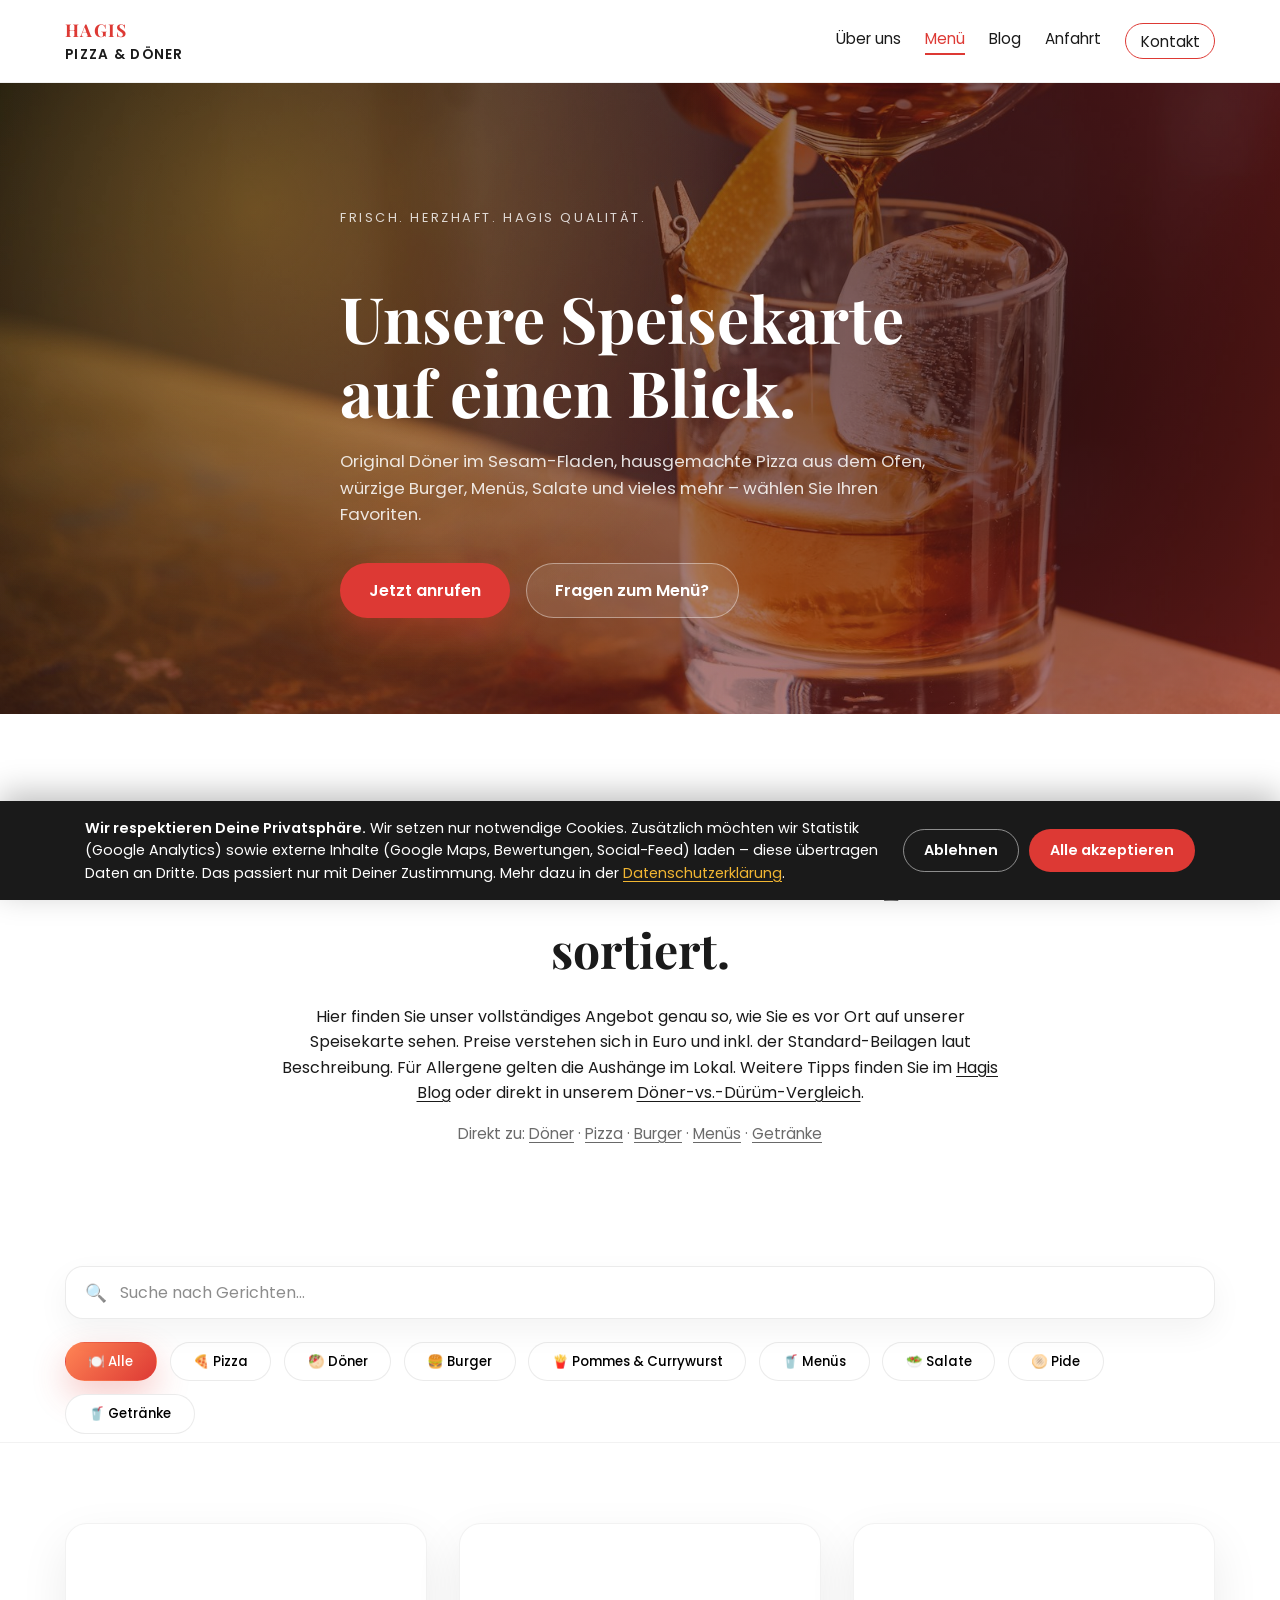
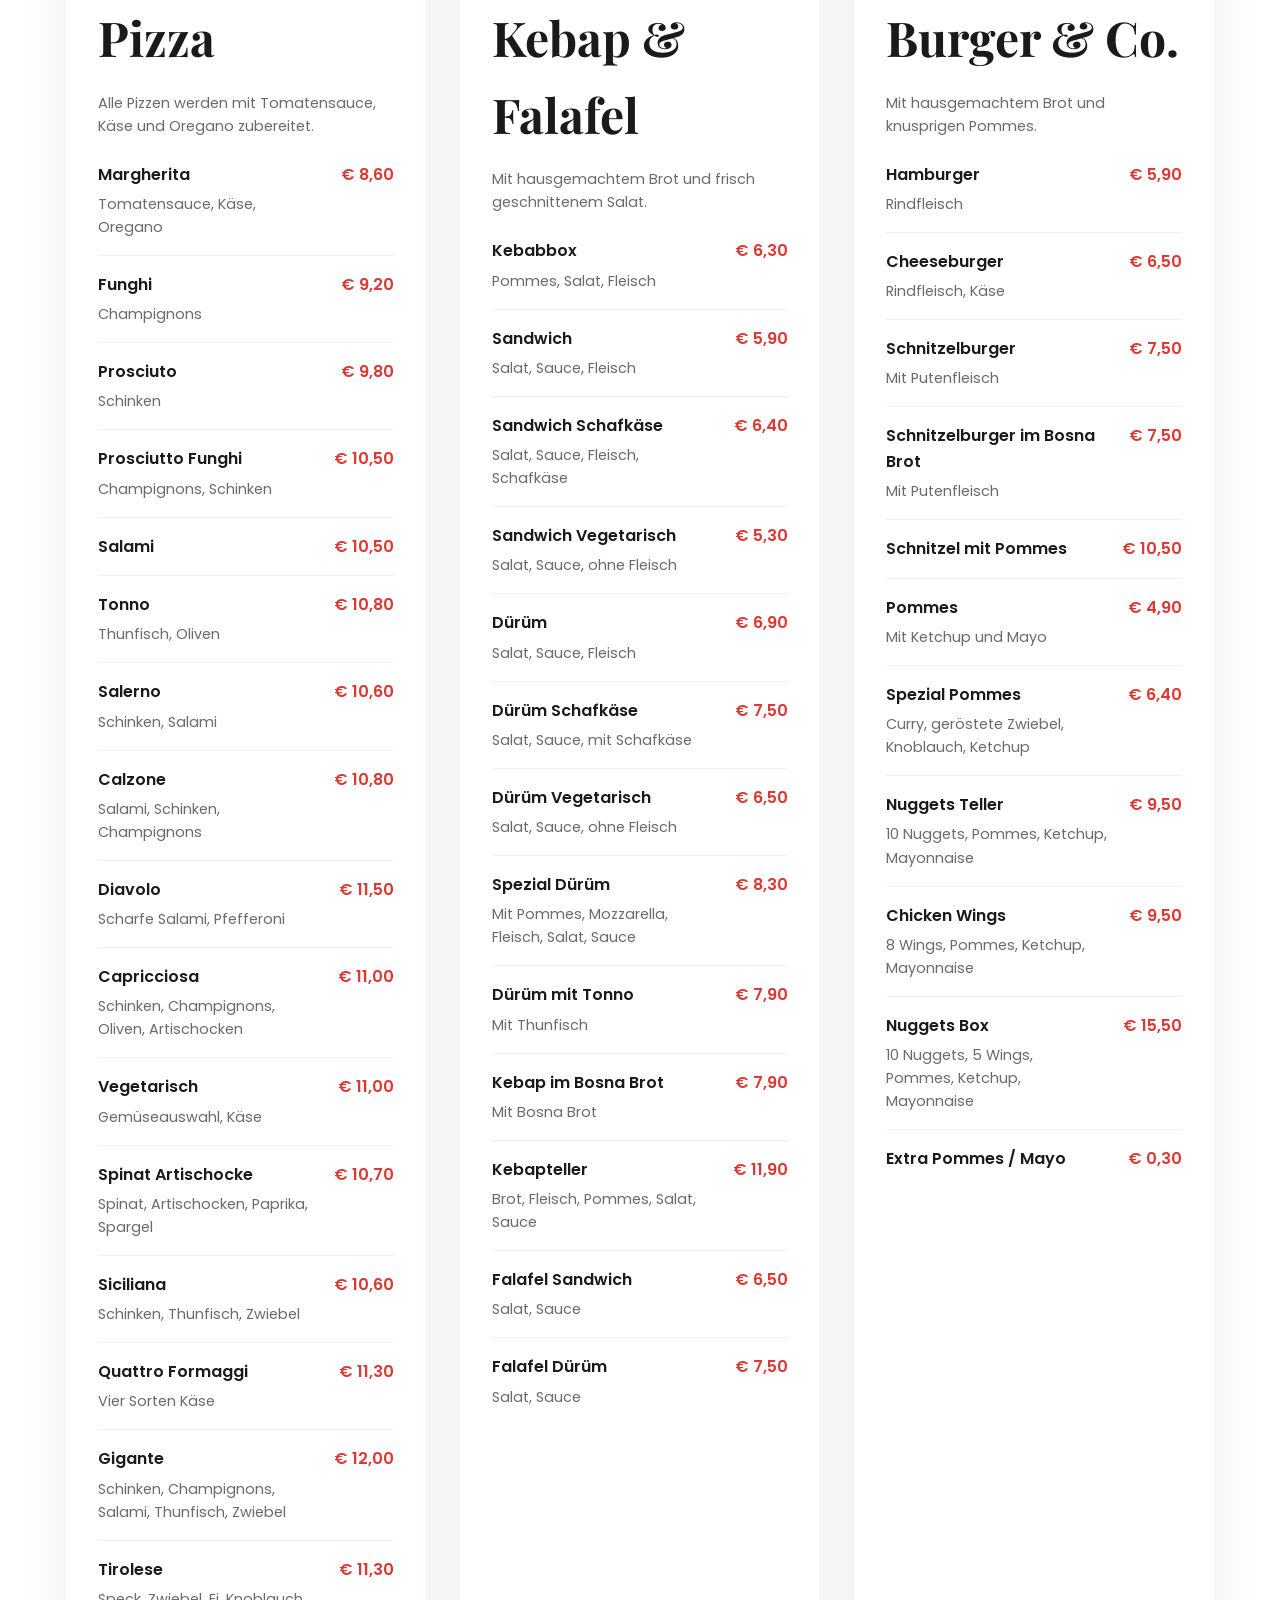
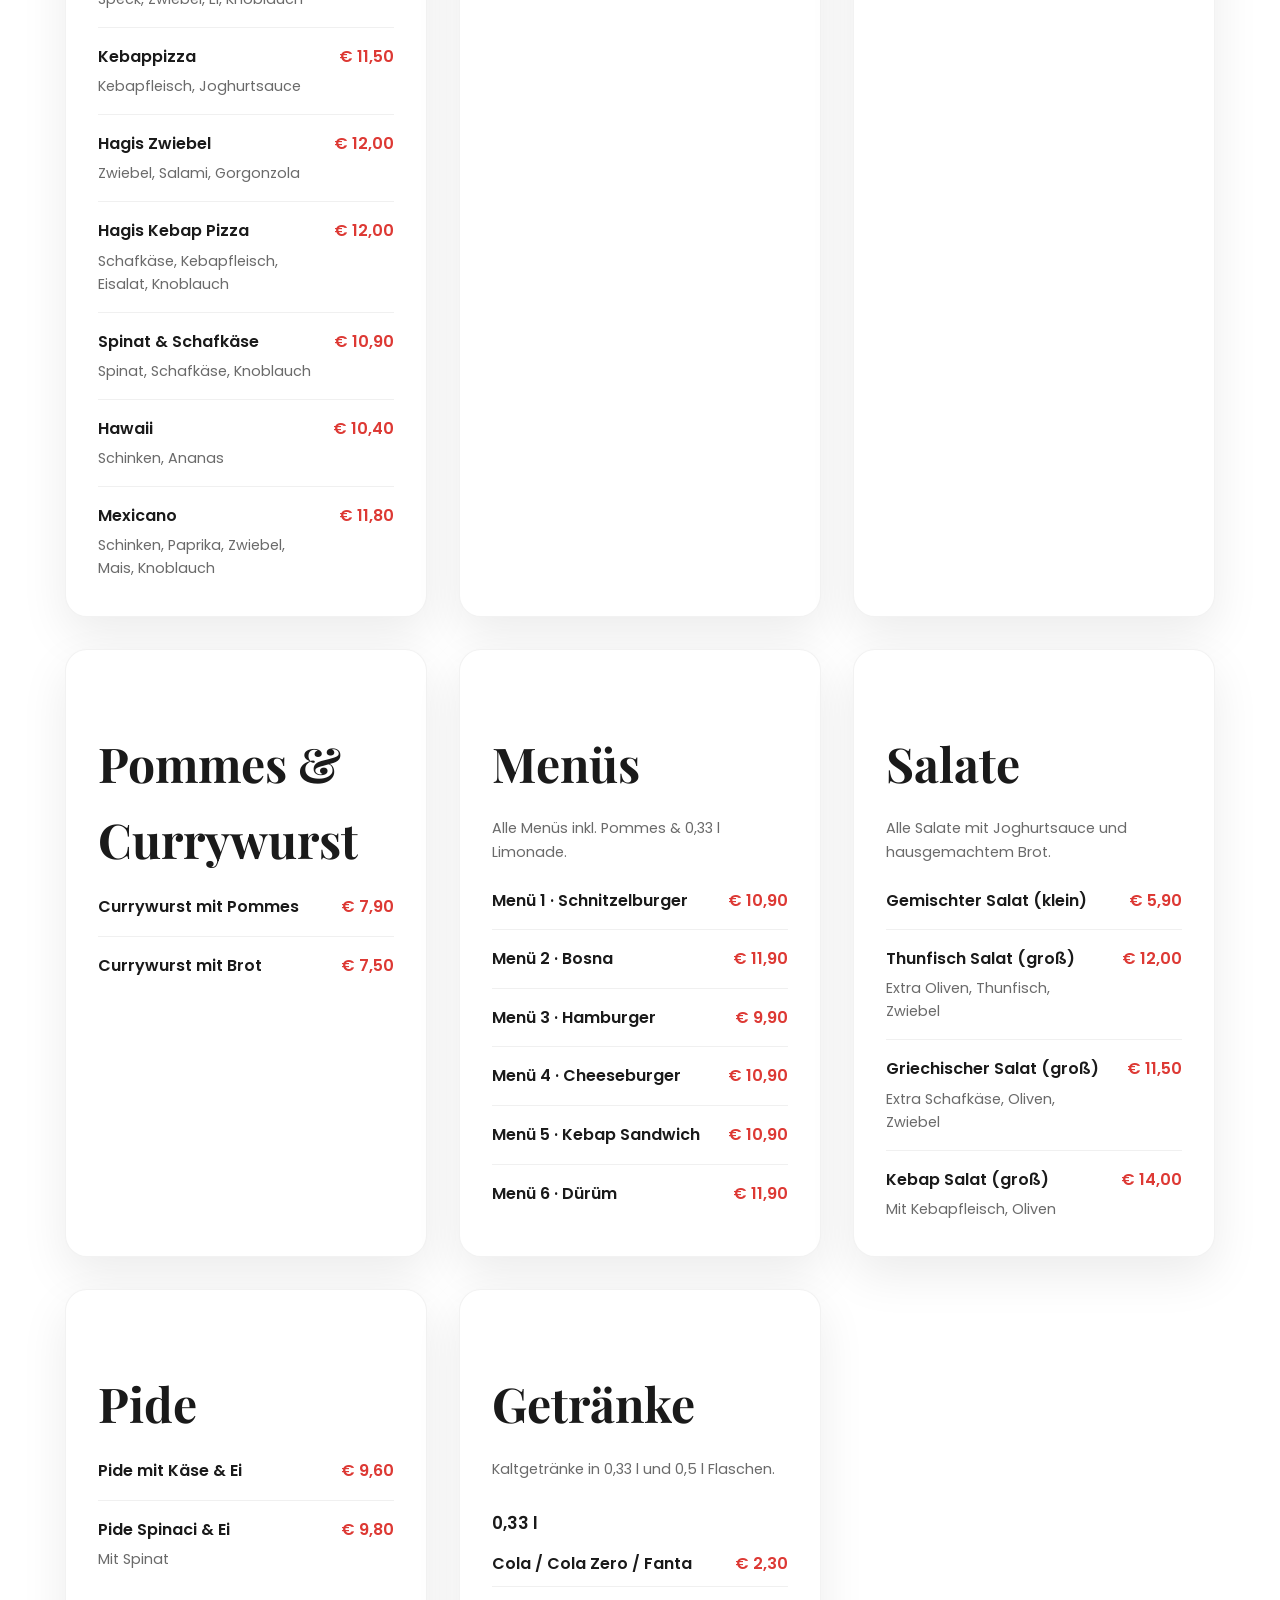
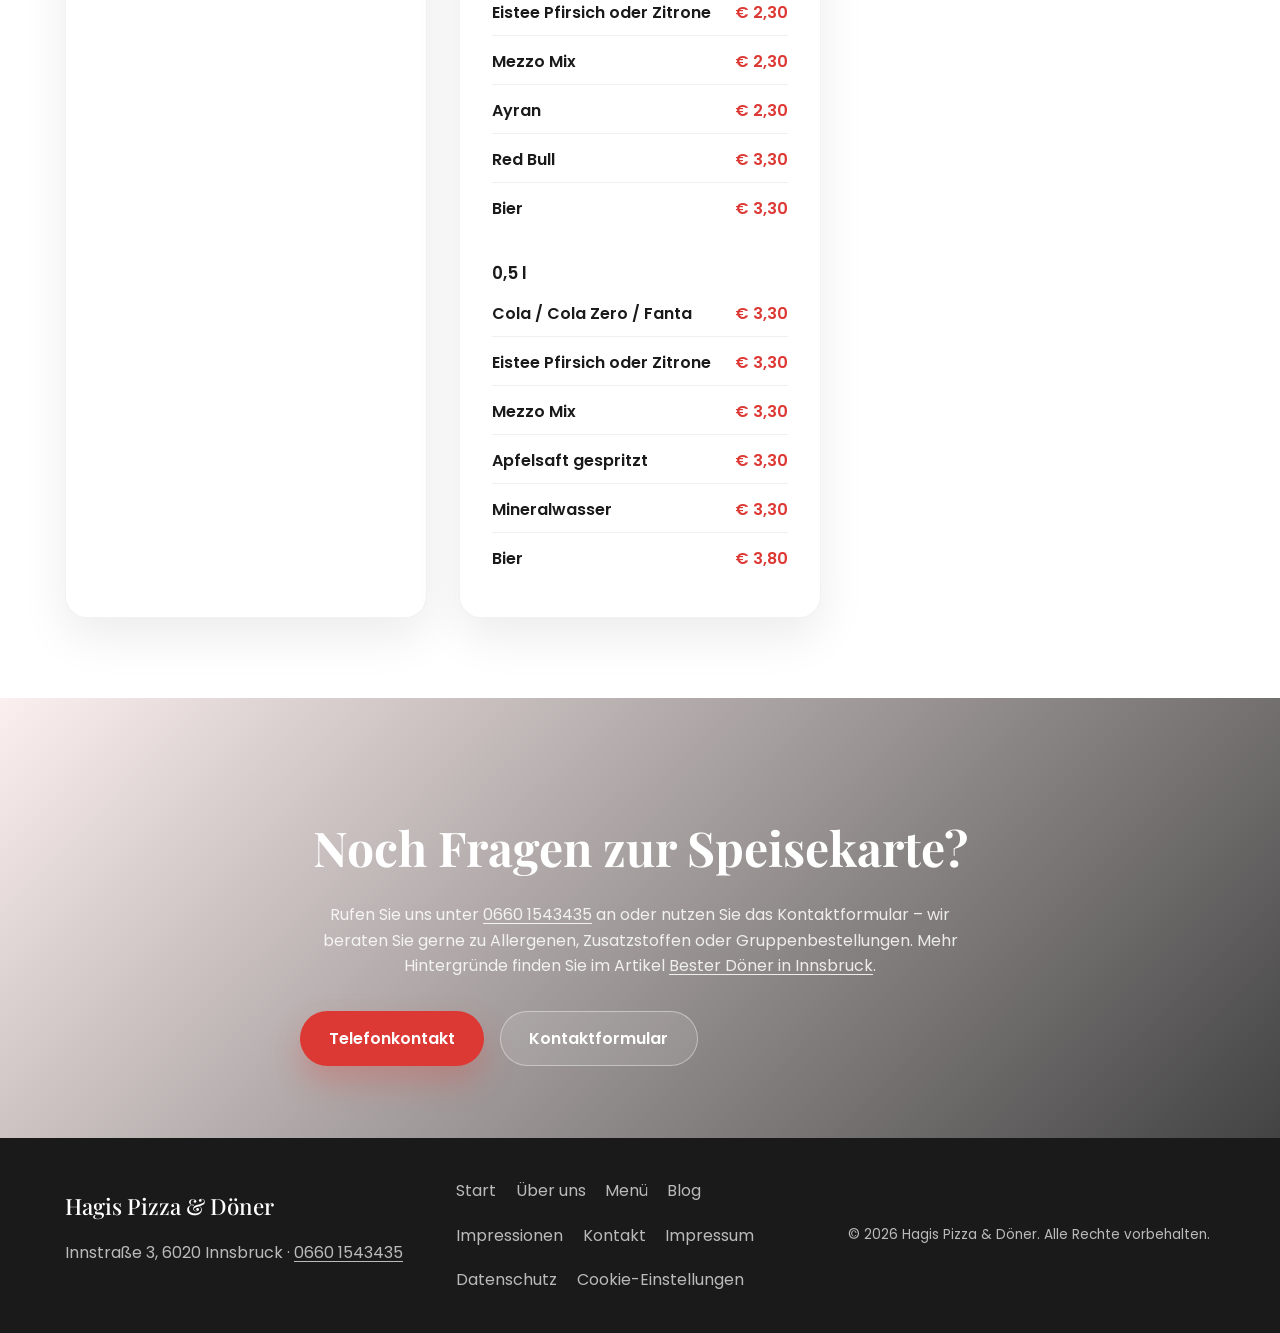
<file: menu.html>
<!DOCTYPE html>
<html lang="de-AT">
<head>
    <meta charset="UTF-8">
    <meta name="viewport" content="width=device-width, initial-scale=1.0">
    <title>Hagis Pizza &amp; Döner | Speisekarte</title>
    <meta name="description" content="Speisekarte von Hagis Pizza &amp; Döner in Innsbruck: Döner, Pizza, Kebap, Burger, Menüs, Salate, Pide und Getränke.">
    <link rel="canonical" href="https://xn--hagisdner-57a.at/menu.html">
    <meta name="robots" content="index, follow">
    <meta property="og:site_name" content="Hagis Pizza &amp; Döner">
    <meta property="og:type" content="website">
    <meta property="og:locale" content="de_AT">
    <meta property="og:title" content="Speisekarte | Hagis Pizza &amp; Döner Innsbruck">
    <meta property="og:description" content="Speisekarte von Hagis Pizza &amp; Döner in Innsbruck: Döner, Pizza, Kebap, Burger, Menüs, Salate, Pide und Getränke.">
    <meta property="og:url" content="https://xn--hagisdner-57a.at/menu.html">
    <meta property="og:image" content="https://xn--hagisdner-57a.at/og-image.jpg">
    <meta name="twitter:card" content="summary_large_image">
    <script type="application/ld+json">
      {
        "@context": "https://schema.org",
        "@type": "Menu",
        "name": "Speisekarte – Hagis Pizza & Döner",
        "url": "https://xn--hagisdner-57a.at/menu.html",
        "inLanguage": "de-AT",
        "provider": {
          "@type": "Restaurant",
          "name": "Hagis Pizza & Döner",
          "@id": "https://xn--hagisdner-57a.at/#restaurant"
        },
        "hasMenuSection": [
          { "@type": "MenuSection", "name": "Pizza", "url": "https://xn--hagisdner-57a.at/menu.html#kategorie-pizza" },
          { "@type": "MenuSection", "name": "Kebap & Falafel", "url": "https://xn--hagisdner-57a.at/menu.html#kategorie-doener" },
          { "@type": "MenuSection", "name": "Burger & Co.", "url": "https://xn--hagisdner-57a.at/menu.html#kategorie-burger" },
          { "@type": "MenuSection", "name": "Pommes & Currywurst", "url": "https://xn--hagisdner-57a.at/menu.html#kategorie-sides" },
          { "@type": "MenuSection", "name": "Menüs", "url": "https://xn--hagisdner-57a.at/menu.html#kategorie-menus" },
          { "@type": "MenuSection", "name": "Salate", "url": "https://xn--hagisdner-57a.at/menu.html#kategorie-salad" },
          { "@type": "MenuSection", "name": "Pide", "url": "https://xn--hagisdner-57a.at/menu.html#kategorie-pide" },
          { "@type": "MenuSection", "name": "Getränke", "url": "https://xn--hagisdner-57a.at/menu.html#kategorie-drinks" }
        ]
      }
    </script>
    <!-- Cookies/Dienste erst nach Zustimmung (DSGVO) -->
    <script defer src="consent.js"></script>
    <script>
      document.documentElement.classList.add('js');
    </script>
    <link rel="stylesheet" href="fonts.css">
    <link rel="stylesheet" href="styles.css">
    <link rel="icon" type="image/svg+xml" href="favicon.svg">
    <script defer src="script.js"></script>
</head>
<body class="menu-page">
    <header class="site-header">
        <div class="container nav-wrapper">
            <a class="brand" href="/#hero">
                <span class="brand-primary">Hagis</span>
                <span class="brand-secondary">Pizza &amp; Döner</span>
            </a>
            <button class="nav-toggle" aria-label="Navigation umschalten" aria-expanded="false" aria-controls="primary-navigation">
                <span></span><span></span><span></span>
            </button>
            <nav id="primary-navigation" class="site-nav" aria-label="Hauptnavigation">
                <a href="/#about">Über uns</a>
                <a href="menu.html" data-page="menu">Menü</a>
                <a href="blog.html" data-page="blog">Blog</a>
                <a href="/#location">Anfahrt</a>
                <a href="/#contact" class="nav-cta">Kontakt</a>
            </nav>
        </div>
    </header>
    <main>
        <section class="hero hero--menu">
            <div class="hero-overlay"></div>
            <div class="container hero-content" data-reveal>
                <p class="hero-eyebrow">Frisch. Herzhaft. Hagis Qualität.</p>
                <h1>Unsere Speisekarte auf einen Blick.</h1>
                <p class="hero-subtitle">Original Döner im Sesam-Fladen, hausgemachte Pizza aus dem Ofen, würzige Burger, Menüs, Salate und vieles mehr – wählen Sie Ihren Favoriten.</p>
                <div class="hero-actions">
                    <a class="btn btn-primary" href="tel:+436601543435">Jetzt anrufen</a>
                    <a class="btn btn-secondary" href="/#contact">Fragen zum Menü?</a>
                </div>
            </div>
        </section>

        <section class="section menu-intro" data-reveal>
            <div class="container narrow">
                <h2>Alles, was schmeckt – kompakt sortiert.</h2>
                <p>Hier finden Sie unser vollständiges Angebot genau so, wie Sie es vor Ort auf unserer Speisekarte sehen. Preise verstehen sich in Euro und inkl. der Standard-Beilagen laut Beschreibung. Für Allergene gelten die Aushänge im Lokal. Weitere Tipps finden Sie im <a href="blog.html">Hagis Blog</a> oder direkt in unserem <a href="blog-doener-oder-dueruem.html">Döner-vs.-Dürüm-Vergleich</a>.</p>
                <p class="menu-intro-links">Direkt zu: <a href="#kategorie-doener">Döner</a> · <a href="#kategorie-pizza">Pizza</a> · <a href="#kategorie-burger">Burger</a> · <a href="#kategorie-menus">Menüs</a> · <a href="#kategorie-drinks">Getränke</a></p>
            </div>
        </section>

        <section class="menu-controls" data-reveal>
            <div class="container">
                <div class="menu-search">
                    <span aria-hidden="true" class="menu-search-icon">🔍</span>
                    <input id="menu-search" type="search" placeholder="Suche nach Gerichten..." aria-label="Suche nach Gerichten">
                </div>
                <div class="menu-chips" role="group" aria-label="Speisekategorien filtern">
                    <button class="menu-chip is-active" data-filter="all" type="button">🍽️ Alle</button>
                    <button class="menu-chip" data-filter="pizza" type="button">🍕 Pizza</button>
                    <button class="menu-chip" data-filter="doener" type="button">🥙 Döner</button>
                    <button class="menu-chip" data-filter="burger" type="button">🍔 Burger</button>
                    <button class="menu-chip" data-filter="sides" type="button">🍟 Pommes &amp; Currywurst</button>
                    <button class="menu-chip" data-filter="menus" type="button">🥤 Menüs</button>
                    <button class="menu-chip" data-filter="salad" type="button">🥗 Salate</button>
                    <button class="menu-chip" data-filter="pide" type="button">🫓 Pide</button>
                    <button class="menu-chip" data-filter="drinks" type="button">🥤 Getränke</button>
                </div>
            </div>
        </section>

        <section class="section menu-section" data-reveal>
            <div class="container">
                <div class="menu-grid">
                    <article id="kategorie-pizza" class="menu-category" data-category="pizza">
                        <h2>Pizza</h2>
                        <p class="menu-category-note">Alle Pizzen werden mit Tomatensauce, Käse und Oregano zubereitet.</p>
                        <ul class="menu-list">
                            <li class="menu-item">
                                <div>
                                    <span class="menu-item-name">Margherita</span>
                                    <p class="menu-item-desc">Tomatensauce, Käse, Oregano</p>
                                </div>
                                <span class="menu-item-price">€ 8,60</span>
                            </li>
                            <li class="menu-item">
                                <div>
                                    <span class="menu-item-name">Funghi</span>
                                    <p class="menu-item-desc">Champignons</p>
                                </div>
                                <span class="menu-item-price">€ 9,20</span>
                            </li>
                            <li class="menu-item">
                                <div>
                                    <span class="menu-item-name">Prosciuto</span>
                                    <p class="menu-item-desc">Schinken</p>
                                </div>
                                <span class="menu-item-price">€ 9,80</span>
                            </li>
                            <li class="menu-item">
                                <div>
                                    <span class="menu-item-name">Prosciutto Funghi</span>
                                    <p class="menu-item-desc">Champignons, Schinken</p>
                                </div>
                                <span class="menu-item-price">€ 10,50</span>
                            </li>
                            <li class="menu-item">
                                <div>
                                    <span class="menu-item-name">Salami</span>
                                </div>
                                <span class="menu-item-price">€ 10,50</span>
                            </li>
                            <li class="menu-item">
                                <div>
                                    <span class="menu-item-name">Tonno</span>
                                    <p class="menu-item-desc">Thunfisch, Oliven</p>
                                </div>
                                <span class="menu-item-price">€ 10,80</span>
                            </li>
                            <li class="menu-item">
                                <div>
                                    <span class="menu-item-name">Salerno</span>
                                    <p class="menu-item-desc">Schinken, Salami</p>
                                </div>
                                <span class="menu-item-price">€ 10,60</span>
                            </li>
                            <li class="menu-item">
                                <div>
                                    <span class="menu-item-name">Calzone</span>
                                    <p class="menu-item-desc">Salami, Schinken, Champignons</p>
                                </div>
                                <span class="menu-item-price">€ 10,80</span>
                            </li>
                            <li class="menu-item">
                                <div>
                                    <span class="menu-item-name">Diavolo</span>
                                    <p class="menu-item-desc">Scharfe Salami, Pfefferoni</p>
                                </div>
                                <span class="menu-item-price">€ 11,50</span>
                            </li>
                            <li class="menu-item">
                                <div>
                                    <span class="menu-item-name">Capricciosa</span>
                                    <p class="menu-item-desc">Schinken, Champignons, Oliven, Artischocken</p>
                                </div>
                                <span class="menu-item-price">€ 11,00</span>
                            </li>
                            <li class="menu-item">
                                <div>
                                    <span class="menu-item-name">Vegetarisch</span>
                                    <p class="menu-item-desc">Gemüseauswahl, Käse</p>
                                </div>
                                <span class="menu-item-price">€ 11,00</span>
                            </li>
                            <li class="menu-item">
                                <div>
                                    <span class="menu-item-name">Spinat Artischocke</span>
                                    <p class="menu-item-desc">Spinat, Artischocken, Paprika, Spargel</p>
                                </div>
                                <span class="menu-item-price">€ 10,70</span>
                            </li>
                            <li class="menu-item">
                                <div>
                                    <span class="menu-item-name">Siciliana</span>
                                    <p class="menu-item-desc">Schinken, Thunfisch, Zwiebel</p>
                                </div>
                                <span class="menu-item-price">€ 10,60</span>
                            </li>
                            <li class="menu-item">
                                <div>
                                    <span class="menu-item-name">Quattro Formaggi</span>
                                    <p class="menu-item-desc">Vier Sorten Käse</p>
                                </div>
                                <span class="menu-item-price">€ 11,30</span>
                            </li>
                            <li class="menu-item">
                                <div>
                                    <span class="menu-item-name">Gigante</span>
                                    <p class="menu-item-desc">Schinken, Champignons, Salami, Thunfisch, Zwiebel</p>
                                </div>
                                <span class="menu-item-price">€ 12,00</span>
                            </li>
                            <li class="menu-item">
                                <div>
                                    <span class="menu-item-name">Tirolese</span>
                                    <p class="menu-item-desc">Speck, Zwiebel, Ei, Knoblauch</p>
                                </div>
                                <span class="menu-item-price">€ 11,30</span>
                            </li>
                            <li class="menu-item">
                                <div>
                                    <span class="menu-item-name">Kebappizza</span>
                                    <p class="menu-item-desc">Kebapfleisch, Joghurtsauce</p>
                                </div>
                                <span class="menu-item-price">€ 11,50</span>
                            </li>
                            <li class="menu-item">
                                <div>
                                    <span class="menu-item-name">Hagis Zwiebel</span>
                                    <p class="menu-item-desc">Zwiebel, Salami, Gorgonzola</p>
                                </div>
                                <span class="menu-item-price">€ 12,00</span>
                            </li>
                            <li class="menu-item">
                                <div>
                                    <span class="menu-item-name">Hagis Kebap Pizza</span>
                                    <p class="menu-item-desc">Schafkäse, Kebapfleisch, Eisalat, Knoblauch</p>
                                </div>
                                <span class="menu-item-price">€ 12,00</span>
                            </li>
                            <li class="menu-item">
                                <div>
                                    <span class="menu-item-name">Spinat &amp; Schafkäse</span>
                                    <p class="menu-item-desc">Spinat, Schafkäse, Knoblauch</p>
                                </div>
                                <span class="menu-item-price">€ 10,90</span>
                            </li>
                            <li class="menu-item">
                                <div>
                                    <span class="menu-item-name">Hawaii</span>
                                    <p class="menu-item-desc">Schinken, Ananas</p>
                                </div>
                                <span class="menu-item-price">€ 10,40</span>
                            </li>
                            <li class="menu-item">
                                <div>
                                    <span class="menu-item-name">Mexicano</span>
                                    <p class="menu-item-desc">Schinken, Paprika, Zwiebel, Mais, Knoblauch</p>
                                </div>
                                <span class="menu-item-price">€ 11,80</span>
                            </li>
                        </ul>
                    </article>
                    <article id="kategorie-doener" class="menu-category" data-category="doener">
                        <h2>Kebap &amp; Falafel</h2>
                        <p class="menu-category-note">Mit hausgemachtem Brot und frisch geschnittenem Salat.</p>
                        <ul class="menu-list">
                            <li class="menu-item">
                                <div>
                                    <span class="menu-item-name">Kebabbox</span>
                                    <p class="menu-item-desc">Pommes, Salat, Fleisch</p>
                                </div>
                                <span class="menu-item-price">€ 6,30</span>
                            </li>
                            <li class="menu-item">
                                <div>
                                    <span class="menu-item-name">Sandwich</span>
                                    <p class="menu-item-desc">Salat, Sauce, Fleisch</p>
                                </div>
                                <span class="menu-item-price">€ 5,90</span>
                            </li>
                            <li class="menu-item">
                                <div>
                                    <span class="menu-item-name">Sandwich Schafkäse</span>
                                    <p class="menu-item-desc">Salat, Sauce, Fleisch, Schafkäse</p>
                                </div>
                                <span class="menu-item-price">€ 6,40</span>
                            </li>
                            <li class="menu-item">
                                <div>
                                    <span class="menu-item-name">Sandwich Vegetarisch</span>
                                    <p class="menu-item-desc">Salat, Sauce, ohne Fleisch</p>
                                </div>
                                <span class="menu-item-price">€ 5,30</span>
                            </li>
                            <li class="menu-item">
                                <div>
                                    <span class="menu-item-name">Dürüm</span>
                                    <p class="menu-item-desc">Salat, Sauce, Fleisch</p>
                                </div>
                                <span class="menu-item-price">€ 6,90</span>
                            </li>
                            <li class="menu-item">
                                <div>
                                    <span class="menu-item-name">Dürüm Schafkäse</span>
                                    <p class="menu-item-desc">Salat, Sauce, mit Schafkäse</p>
                                </div>
                                <span class="menu-item-price">€ 7,50</span>
                            </li>
                            <li class="menu-item">
                                <div>
                                    <span class="menu-item-name">Dürüm Vegetarisch</span>
                                    <p class="menu-item-desc">Salat, Sauce, ohne Fleisch</p>
                                </div>
                                <span class="menu-item-price">€ 6,50</span>
                            </li>
                            <li class="menu-item">
                                <div>
                                    <span class="menu-item-name">Spezial Dürüm</span>
                                    <p class="menu-item-desc">Mit Pommes, Mozzarella, Fleisch, Salat, Sauce</p>
                                </div>
                                <span class="menu-item-price">€ 8,30</span>
                            </li>
                            <li class="menu-item">
                                <div>
                                    <span class="menu-item-name">Dürüm mit Tonno</span>
                                    <p class="menu-item-desc">Mit Thunfisch</p>
                                </div>
                                <span class="menu-item-price">€ 7,90</span>
                            </li>
                            <li class="menu-item">
                                <div>
                                    <span class="menu-item-name">Kebap im Bosna Brot</span>
                                    <p class="menu-item-desc">Mit Bosna Brot</p>
                                </div>
                                <span class="menu-item-price">€ 7,90</span>
                            </li>
                            <li class="menu-item">
                                <div>
                                    <span class="menu-item-name">Kebapteller</span>
                                    <p class="menu-item-desc">Brot, Fleisch, Pommes, Salat, Sauce</p>
                                </div>
                                <span class="menu-item-price">€ 11,90</span>
                            </li>
                            <li class="menu-item">
                                <div>
                                    <span class="menu-item-name">Falafel Sandwich</span>
                                    <p class="menu-item-desc">Salat, Sauce</p>
                                </div>
                                <span class="menu-item-price">€ 6,50</span>
                            </li>
                            <li class="menu-item">
                                <div>
                                    <span class="menu-item-name">Falafel Dürüm</span>
                                    <p class="menu-item-desc">Salat, Sauce</p>
                                </div>
                                <span class="menu-item-price">€ 7,50</span>
                            </li>
                        </ul>
                    </article>
                    <article id="kategorie-burger" class="menu-category" data-category="burger">
                        <h2>Burger &amp; Co.</h2>
                        <p class="menu-category-note">Mit hausgemachtem Brot und knusprigen Pommes.</p>
                        <ul class="menu-list">
                            <li class="menu-item">
                                <div>
                                    <span class="menu-item-name">Hamburger</span>
                                    <p class="menu-item-desc">Rindfleisch</p>
                                </div>
                                <span class="menu-item-price">€ 5,90</span>
                            </li>
                            <li class="menu-item">
                                <div>
                                    <span class="menu-item-name">Cheeseburger</span>
                                    <p class="menu-item-desc">Rindfleisch, Käse</p>
                                </div>
                                <span class="menu-item-price">€ 6,50</span>
                            </li>
                            <li class="menu-item">
                                <div>
                                    <span class="menu-item-name">Schnitzelburger</span>
                                    <p class="menu-item-desc">Mit Putenfleisch</p>
                                </div>
                                <span class="menu-item-price">€ 7,50</span>
                            </li>
                            <li class="menu-item">
                                <div>
                                    <span class="menu-item-name">Schnitzelburger im Bosna Brot</span>
                                    <p class="menu-item-desc">Mit Putenfleisch</p>
                                </div>
                                <span class="menu-item-price">€ 7,50</span>
                            </li>
                            <li class="menu-item">
                                <div>
                                    <span class="menu-item-name">Schnitzel mit Pommes</span>
                                </div>
                                <span class="menu-item-price">€ 10,50</span>
                            </li>
                            <li class="menu-item">
                                <div>
                                    <span class="menu-item-name">Pommes</span>
                                    <p class="menu-item-desc">Mit Ketchup und Mayo</p>
                                </div>
                                <span class="menu-item-price">€ 4,90</span>
                            </li>
                            <li class="menu-item">
                                <div>
                                    <span class="menu-item-name">Spezial Pommes</span>
                                    <p class="menu-item-desc">Curry, geröstete Zwiebel, Knoblauch, Ketchup</p>
                                </div>
                                <span class="menu-item-price">€ 6,40</span>
                            </li>
                            <li class="menu-item">
                                <div>
                                    <span class="menu-item-name">Nuggets Teller</span>
                                    <p class="menu-item-desc">10 Nuggets, Pommes, Ketchup, Mayonnaise</p>
                                </div>
                                <span class="menu-item-price">€ 9,50</span>
                            </li>
                            <li class="menu-item">
                                <div>
                                    <span class="menu-item-name">Chicken Wings</span>
                                    <p class="menu-item-desc">8 Wings, Pommes, Ketchup, Mayonnaise</p>
                                </div>
                                <span class="menu-item-price">€ 9,50</span>
                            </li>
                            <li class="menu-item">
                                <div>
                                    <span class="menu-item-name">Nuggets Box</span>
                                    <p class="menu-item-desc">10 Nuggets, 5 Wings, Pommes, Ketchup, Mayonnaise</p>
                                </div>
                                <span class="menu-item-price">€ 15,50</span>
                            </li>
                            <li class="menu-item">
                                <div>
                                    <span class="menu-item-name">Extra Pommes / Mayo</span>
                                </div>
                                <span class="menu-item-price">€ 0,30</span>
                            </li>
                        </ul>
                    </article>
                    <article id="kategorie-sides" class="menu-category" data-category="sides">
                        <h2>Pommes &amp; Currywurst</h2>
                        <ul class="menu-list">
                            <li class="menu-item">
                                <div>
                                    <span class="menu-item-name">Currywurst mit Pommes</span>
                                </div>
                                <span class="menu-item-price">€ 7,90</span>
                            </li>
                            <li class="menu-item">
                                <div>
                                    <span class="menu-item-name">Currywurst mit Brot</span>
                                </div>
                                <span class="menu-item-price">€ 7,50</span>
                            </li>
                        </ul>
                    </article>

                    <article id="kategorie-menus" class="menu-category" data-category="menus">
                        <h2>Menüs</h2>
                        <p class="menu-category-note">Alle Menüs inkl. Pommes &amp; 0,33 l Limonade.</p>
                        <ul class="menu-list">
                            <li class="menu-item">
                                <div>
                                    <span class="menu-item-name">Menü 1 · Schnitzelburger</span>
                                </div>
                                <span class="menu-item-price">€ 10,90</span>
                            </li>
                            <li class="menu-item">
                                <div>
                                    <span class="menu-item-name">Menü 2 · Bosna</span>
                                </div>
                                <span class="menu-item-price">€ 11,90</span>
                            </li>
                            <li class="menu-item">
                                <div>
                                    <span class="menu-item-name">Menü 3 · Hamburger</span>
                                </div>
                                <span class="menu-item-price">€ 9,90</span>
                            </li>
                            <li class="menu-item">
                                <div>
                                    <span class="menu-item-name">Menü 4 · Cheeseburger</span>
                                </div>
                                <span class="menu-item-price">€ 10,90</span>
                            </li>
                            <li class="menu-item">
                                <div>
                                    <span class="menu-item-name">Menü 5 · Kebap Sandwich</span>
                                </div>
                                <span class="menu-item-price">€ 10,90</span>
                            </li>
                            <li class="menu-item">
                                <div>
                                    <span class="menu-item-name">Menü 6 · Dürüm</span>
                                </div>
                                <span class="menu-item-price">€ 11,90</span>
                            </li>
                        </ul>
                    </article>

                    <article id="kategorie-salad" class="menu-category" data-category="salad">
                        <h2>Salate</h2>
                        <p class="menu-category-note">Alle Salate mit Joghurtsauce und hausgemachtem Brot.</p>
                        <ul class="menu-list">
                            <li class="menu-item">
                                <div>
                                    <span class="menu-item-name">Gemischter Salat (klein)</span>
                                </div>
                                <span class="menu-item-price">€ 5,90</span>
                            </li>
                            <li class="menu-item">
                                <div>
                                    <span class="menu-item-name">Thunfisch Salat (groß)</span>
                                    <p class="menu-item-desc">Extra Oliven, Thunfisch, Zwiebel</p>
                                </div>
                                <span class="menu-item-price">€ 12,00</span>
                            </li>
                            <li class="menu-item">
                                <div>
                                    <span class="menu-item-name">Griechischer Salat (groß)</span>
                                    <p class="menu-item-desc">Extra Schafkäse, Oliven, Zwiebel</p>
                                </div>
                                <span class="menu-item-price">€ 11,50</span>
                            </li>
                            <li class="menu-item">
                                <div>
                                    <span class="menu-item-name">Kebap Salat (groß)</span>
                                    <p class="menu-item-desc">Mit Kebapfleisch, Oliven</p>
                                </div>
                                <span class="menu-item-price">€ 14,00</span>
                            </li>
                        </ul>
                    </article>
                    <article id="kategorie-pide" class="menu-category" data-category="pide">
                        <h2>Pide</h2>
                        <ul class="menu-list">
                            <li class="menu-item">
                                <div>
                                    <span class="menu-item-name">Pide mit Käse &amp; Ei</span>
                                </div>
                                <span class="menu-item-price">€ 9,60</span>
                            </li>
                            <li class="menu-item">
                                <div>
                                    <span class="menu-item-name">Pide Spinaci &amp; Ei</span>
                                    <p class="menu-item-desc">Mit Spinat</p>
                                </div>
                                <span class="menu-item-price">€ 9,80</span>
                            </li>
                        </ul>
                    </article>

                    <article id="kategorie-drinks" class="menu-category" data-category="drinks">
                        <h2>Getränke</h2>
                        <p class="menu-category-note">Kaltgetränke in 0,33 l und 0,5 l Flaschen.</p>
                        <div class="menu-subcategory">
                            <h3>0,33 l</h3>
                            <ul class="menu-list">
                                <li class="menu-item">
                                    <span class="menu-item-name">Cola / Cola Zero / Fanta</span>
                                    <span class="menu-item-price">€ 2,30</span>
                                </li>
                                <li class="menu-item">
                                    <span class="menu-item-name">Eistee Pfirsich oder Zitrone</span>
                                    <span class="menu-item-price">€ 2,30</span>
                                </li>
                                <li class="menu-item">
                                    <span class="menu-item-name">Mezzo Mix</span>
                                    <span class="menu-item-price">€ 2,30</span>
                                </li>
                                <li class="menu-item">
                                    <span class="menu-item-name">Ayran</span>
                                    <span class="menu-item-price">€ 2,30</span>
                                </li>
                                <li class="menu-item">
                                    <span class="menu-item-name">Red Bull</span>
                                    <span class="menu-item-price">€ 3,30</span>
                                </li>
                                <li class="menu-item">
                                    <span class="menu-item-name">Bier</span>
                                    <span class="menu-item-price">€ 3,30</span>
                                </li>
                            </ul>
                        </div>
                        <div class="menu-subcategory">
                            <h3>0,5 l</h3>
                            <ul class="menu-list">
                                <li class="menu-item">
                                    <span class="menu-item-name">Cola / Cola Zero / Fanta</span>
                                    <span class="menu-item-price">€ 3,30</span>
                                </li>
                                <li class="menu-item">
                                    <span class="menu-item-name">Eistee Pfirsich oder Zitrone</span>
                                    <span class="menu-item-price">€ 3,30</span>
                                </li>
                                <li class="menu-item">
                                    <span class="menu-item-name">Mezzo Mix</span>
                                    <span class="menu-item-price">€ 3,30</span>
                                </li>
                                <li class="menu-item">
                                    <span class="menu-item-name">Apfelsaft gespritzt</span>
                                    <span class="menu-item-price">€ 3,30</span>
                                </li>
                                <li class="menu-item">
                                    <span class="menu-item-name">Mineralwasser</span>
                                    <span class="menu-item-price">€ 3,30</span>
                                </li>
                                <li class="menu-item">
                                    <span class="menu-item-name">Bier</span>
                                    <span class="menu-item-price">€ 3,80</span>
                                </li>
                            </ul>
                        </div>
                    </article>
                </div>
                <p class="menu-empty" role="status" aria-live="polite">Keine Gerichte gefunden. Bitte Suche oder Filter anpassen.</p>
            </div>
        </section>

        <section class="section menu-cta" data-reveal>
            <div class="container">
                <div class="menu-cta-inner">
                    <h2>Noch Fragen zur Speisekarte?</h2>
                    <p>Rufen Sie uns unter <a href="tel:+436601543435">0660 1543435</a> an oder nutzen Sie das Kontaktformular – wir beraten Sie gerne zu Allergenen, Zusatzstoffen oder Gruppenbestellungen. Mehr Hintergründe finden Sie im Artikel <a href="blog-bester-doener-innsbruck.html">Bester Döner in Innsbruck</a>.</p>
                    <div class="hero-actions">
                        <a class="btn btn-primary" href="tel:+436601543435">Telefonkontakt</a>
                        <a class="btn btn-secondary" href="/#contact">Kontaktformular</a>
                    </div>
                </div>
            </div>
        </section>
    </main>

    <footer class="site-footer">
        <div class="container footer-grid">
            <div>
                <p class="brand-footer">Hagis Pizza &amp; Döner</p>
                <p>Innstraße 3, 6020 Innsbruck · <a href="tel:+436601543435">0660 1543435</a></p>
            </div>
            <div class="footer-links">
                <a href="/#hero">Start</a>
                <a href="/#about">Über uns</a>
                <a href="menu.html">Menü</a>
                <a href="blog.html">Blog</a>
                <a href="/#gallery">Impressionen</a>
                <a href="/#contact">Kontakt</a>
                <a href="impressum.html">Impressum</a>
                <a href="datenschutz.html">Datenschutz</a>
                <a href="#" class="js-consent-settings">Cookie-Einstellungen</a>
            </div>
            <div class="footer-meta">
                <p>© <span id="current-year"></span> Hagis Pizza &amp; Döner. Alle Rechte vorbehalten.</p>
            </div>
        </div>
    </footer>
</body>
</html>
</file>
<file: fonts.css>
/* Selbst gehostete Schriften – kein Abruf von Google (DSGVO) */

/* Playfair Display 500 · latin-ext */
@font-face {
  font-family: 'Playfair Display';
  font-style: normal;
  font-weight: 500;
  font-display: swap;
  src: url(fonts/playfair-display-500-latin-ext.woff2) format('woff2');
  unicode-range: U+0100-02BA, U+02BD-02C5, U+02C7-02CC, U+02CE-02D7, U+02DD-02FF, U+0304, U+0308, U+0329, U+1D00-1DBF, U+1E00-1E9F, U+1EF2-1EFF, U+2020, U+20A0-20AB, U+20AD-20C0, U+2113, U+2C60-2C7F, U+A720-A7FF;
}

/* Playfair Display 500 · latin */
@font-face {
  font-family: 'Playfair Display';
  font-style: normal;
  font-weight: 500;
  font-display: swap;
  src: url(fonts/playfair-display-500-latin.woff2) format('woff2');
  unicode-range: U+0000-00FF, U+0131, U+0152-0153, U+02BB-02BC, U+02C6, U+02DA, U+02DC, U+0304, U+0308, U+0329, U+2000-206F, U+20AC, U+2122, U+2191, U+2193, U+2212, U+2215, U+FEFF, U+FFFD;
}

/* Playfair Display 700 · latin-ext */
@font-face {
  font-family: 'Playfair Display';
  font-style: normal;
  font-weight: 700;
  font-display: swap;
  src: url(fonts/playfair-display-700-latin-ext.woff2) format('woff2');
  unicode-range: U+0100-02BA, U+02BD-02C5, U+02C7-02CC, U+02CE-02D7, U+02DD-02FF, U+0304, U+0308, U+0329, U+1D00-1DBF, U+1E00-1E9F, U+1EF2-1EFF, U+2020, U+20A0-20AB, U+20AD-20C0, U+2113, U+2C60-2C7F, U+A720-A7FF;
}

/* Playfair Display 700 · latin */
@font-face {
  font-family: 'Playfair Display';
  font-style: normal;
  font-weight: 700;
  font-display: swap;
  src: url(fonts/playfair-display-700-latin.woff2) format('woff2');
  unicode-range: U+0000-00FF, U+0131, U+0152-0153, U+02BB-02BC, U+02C6, U+02DA, U+02DC, U+0304, U+0308, U+0329, U+2000-206F, U+20AC, U+2122, U+2191, U+2193, U+2212, U+2215, U+FEFF, U+FFFD;
}

/* Poppins 300 · latin-ext */
@font-face {
  font-family: 'Poppins';
  font-style: normal;
  font-weight: 300;
  font-display: swap;
  src: url(fonts/poppins-300-latin-ext.woff2) format('woff2');
  unicode-range: U+0100-02BA, U+02BD-02C5, U+02C7-02CC, U+02CE-02D7, U+02DD-02FF, U+0304, U+0308, U+0329, U+1D00-1DBF, U+1E00-1E9F, U+1EF2-1EFF, U+2020, U+20A0-20AB, U+20AD-20C0, U+2113, U+2C60-2C7F, U+A720-A7FF;
}

/* Poppins 300 · latin */
@font-face {
  font-family: 'Poppins';
  font-style: normal;
  font-weight: 300;
  font-display: swap;
  src: url(fonts/poppins-300-latin.woff2) format('woff2');
  unicode-range: U+0000-00FF, U+0131, U+0152-0153, U+02BB-02BC, U+02C6, U+02DA, U+02DC, U+0304, U+0308, U+0329, U+2000-206F, U+20AC, U+2122, U+2191, U+2193, U+2212, U+2215, U+FEFF, U+FFFD;
}

/* Poppins 400 · latin-ext */
@font-face {
  font-family: 'Poppins';
  font-style: normal;
  font-weight: 400;
  font-display: swap;
  src: url(fonts/poppins-400-latin-ext.woff2) format('woff2');
  unicode-range: U+0100-02BA, U+02BD-02C5, U+02C7-02CC, U+02CE-02D7, U+02DD-02FF, U+0304, U+0308, U+0329, U+1D00-1DBF, U+1E00-1E9F, U+1EF2-1EFF, U+2020, U+20A0-20AB, U+20AD-20C0, U+2113, U+2C60-2C7F, U+A720-A7FF;
}

/* Poppins 400 · latin */
@font-face {
  font-family: 'Poppins';
  font-style: normal;
  font-weight: 400;
  font-display: swap;
  src: url(fonts/poppins-400-latin.woff2) format('woff2');
  unicode-range: U+0000-00FF, U+0131, U+0152-0153, U+02BB-02BC, U+02C6, U+02DA, U+02DC, U+0304, U+0308, U+0329, U+2000-206F, U+20AC, U+2122, U+2191, U+2193, U+2212, U+2215, U+FEFF, U+FFFD;
}

/* Poppins 500 · latin-ext */
@font-face {
  font-family: 'Poppins';
  font-style: normal;
  font-weight: 500;
  font-display: swap;
  src: url(fonts/poppins-500-latin-ext.woff2) format('woff2');
  unicode-range: U+0100-02BA, U+02BD-02C5, U+02C7-02CC, U+02CE-02D7, U+02DD-02FF, U+0304, U+0308, U+0329, U+1D00-1DBF, U+1E00-1E9F, U+1EF2-1EFF, U+2020, U+20A0-20AB, U+20AD-20C0, U+2113, U+2C60-2C7F, U+A720-A7FF;
}

/* Poppins 500 · latin */
@font-face {
  font-family: 'Poppins';
  font-style: normal;
  font-weight: 500;
  font-display: swap;
  src: url(fonts/poppins-500-latin.woff2) format('woff2');
  unicode-range: U+0000-00FF, U+0131, U+0152-0153, U+02BB-02BC, U+02C6, U+02DA, U+02DC, U+0304, U+0308, U+0329, U+2000-206F, U+20AC, U+2122, U+2191, U+2193, U+2212, U+2215, U+FEFF, U+FFFD;
}

/* Poppins 600 · latin-ext */
@font-face {
  font-family: 'Poppins';
  font-style: normal;
  font-weight: 600;
  font-display: swap;
  src: url(fonts/poppins-600-latin-ext.woff2) format('woff2');
  unicode-range: U+0100-02BA, U+02BD-02C5, U+02C7-02CC, U+02CE-02D7, U+02DD-02FF, U+0304, U+0308, U+0329, U+1D00-1DBF, U+1E00-1E9F, U+1EF2-1EFF, U+2020, U+20A0-20AB, U+20AD-20C0, U+2113, U+2C60-2C7F, U+A720-A7FF;
}

/* Poppins 600 · latin */
@font-face {
  font-family: 'Poppins';
  font-style: normal;
  font-weight: 600;
  font-display: swap;
  src: url(fonts/poppins-600-latin.woff2) format('woff2');
  unicode-range: U+0000-00FF, U+0131, U+0152-0153, U+02BB-02BC, U+02C6, U+02DA, U+02DC, U+0304, U+0308, U+0329, U+2000-206F, U+20AC, U+2122, U+2191, U+2193, U+2212, U+2215, U+FEFF, U+FFFD;
}
</file>
<file: styles.css>
:root {
    --color-primary: #dd3934;
    --color-secondary: #f2b632;
    --color-dark: #1a1a1a;
    --color-neutral: #f5f3ef;
    --color-light: #ffffff;
    --color-muted: rgba(26, 26, 26, 0.65);
    --font-heading: "Playfair Display", serif;
    --font-body: "Poppins", sans-serif;
    --max-width: 1150px;
    scroll-behavior: smooth;
}

*,
*::before,
*::after {
    box-sizing: border-box;
}

body {
    margin: 0;
    font-family: var(--font-body);
    color: var(--color-dark);
    background-color: var(--color-light);
    line-height: 1.6;
}

img {
    max-width: 100%;
    display: block;
    height: auto;
    border-radius: 14px;
}

a {
    color: inherit;
    text-decoration: underline;
    text-underline-offset: 0.18em;
    text-decoration-thickness: 1.2px;
}

a:hover,
a:focus-visible {
    text-decoration-thickness: 2px;
}

:focus-visible {
    outline: 2px solid var(--color-secondary);
    outline-offset: 2px;
}

.brand,
.site-nav a,
.btn,
.menu-chip,
.contact-tile,
.footer-links a {
    text-decoration: none;
}

.container {
    width: min(92%, var(--max-width));
    margin: 0 auto;
}

.site-header {
    position: sticky;
    top: 0;
    z-index: 1000;
    background: rgba(255, 255, 255, 0.9);
    backdrop-filter: blur(12px);
    border-bottom: 1px solid rgba(0, 0, 0, 0.06);
}

.nav-wrapper {
    display: flex;
    align-items: center;
    justify-content: space-between;
    padding: 1rem 0;
}

.brand {
    display: flex;
    flex-direction: column;
    letter-spacing: 0.08em;
    font-weight: 600;
    text-transform: uppercase;
}

.brand-primary {
    font-size: 1.1rem;
    color: var(--color-primary);
    font-family: var(--font-heading);
}

.brand-secondary {
    font-size: 0.85rem;
    color: var(--color-dark);
}

.site-nav {
    display: flex;
    align-items: center;
    gap: 1.5rem;
    font-size: 0.95rem;
}

.site-nav a {
    position: relative;
    padding-bottom: 0.2rem;
}

.site-nav a::after {
    content: "";
    position: absolute;
    bottom: 0;
    left: 0;
    width: 100%;
    height: 2px;
    background: var(--color-primary);
    transform: scaleX(0);
    transform-origin: left;
    transition: transform 0.3s ease;
}

.site-nav a:hover::after,
.site-nav a:focus-visible::after {
    transform: scaleX(1);
}

.nav-cta {
    padding: 0.4rem 0.9rem;
    border: 1px solid var(--color-primary);
    border-radius: 999px;
    transition: background 0.3s ease, color 0.3s ease;
}

.nav-cta:hover,
.nav-cta:focus-visible {
    background: var(--color-primary);
    color: var(--color-light);
}

.nav-toggle {
    display: none;
    flex-direction: column;
    gap: 0.35rem;
    background: none;
    border: none;
    padding: 0.2rem;
    cursor: pointer;
}

.nav-toggle span {
    width: 1.5rem;
    height: 2px;
    background: var(--color-dark);
    transition: transform 0.3s ease, opacity 0.3s ease;
}

.nav-toggle.is-active span:nth-child(1) {
    transform: translateY(6px) rotate(45deg);
}

.nav-toggle.is-active span:nth-child(2) {
    opacity: 0;
}

.nav-toggle.is-active span:nth-child(3) {
    transform: translateY(-6px) rotate(-45deg);
}

.hero {
    position: relative;
    min-height: 90vh;
    display: flex;
    align-items: center;
    color: var(--color-light);
    background: linear-gradient(120deg, rgba(0, 0, 0, 0.5), rgba(221, 57, 52, 0.55)), url("images/hero-bg.jpg") center/cover no-repeat;
}

.hero-overlay {
    position: absolute;
    inset: 0;
    background: radial-gradient(circle at 20% 20%, rgba(242, 182, 50, 0.35), transparent 45%), radial-gradient(circle at 80% 50%, rgba(0, 0, 0, 0.45), transparent 55%);
    z-index: 0;
}

.hero-content {
    position: relative;
    z-index: 1;
    max-width: 600px;
    padding: 7rem 0 6rem;
}

.hero-eyebrow {
    letter-spacing: 0.2em;
    text-transform: uppercase;
    font-size: 0.8rem;
    margin-bottom: 1.5rem;
    color: rgba(255, 255, 255, 0.8);
}

.hero h1 {
    font-family: var(--font-heading);
    font-size: clamp(2.8rem, 5vw, 4rem);
    line-height: 1.15;
    margin-bottom: 1.2rem;
}

.hero-subtitle {
    font-size: 1.05rem;
    margin-bottom: 2.2rem;
    color: rgba(255, 255, 255, 0.85);
}

.hero-actions {
    display: flex;
    flex-wrap: wrap;
    gap: 1rem;
}

.hero--menu {
    min-height: 70vh;
    background: linear-gradient(120deg, rgba(0, 0, 0, 0.55), rgba(221, 57, 52, 0.5)), url("images/menu-hero-bg.jpg") center/cover no-repeat;
}

.btn {
    display: inline-flex;
    align-items: center;
    justify-content: center;
    font-weight: 600;
    border-radius: 999px;
    padding: 0.85rem 1.8rem;
    transition: transform 0.25s ease, box-shadow 0.25s ease, background 0.25s ease;
    cursor: pointer;
}

.btn-primary {
    background: var(--color-primary);
    color: var(--color-light);
    box-shadow: 0 16px 32px rgba(221, 57, 52, 0.28);
}

.btn-primary:hover,
.btn-primary:focus-visible {
    transform: translateY(-2px);
    box-shadow: 0 18px 36px rgba(221, 57, 52, 0.35);
}

.btn-secondary {
    background: rgba(255, 255, 255, 0.1);
    color: var(--color-light);
    border: 1px solid rgba(255, 255, 255, 0.4);
}

.btn-secondary:hover,
.btn-secondary:focus-visible {
    background: rgba(255, 255, 255, 0.2);
}

.btn-outline {
    border: 1px solid var(--color-primary);
    color: var(--color-primary);
    padding: 0.75rem 1.5rem;
}

.btn-outline:hover,
.btn-outline:focus-visible {
    background: var(--color-primary);
    color: var(--color-light);
}

.section {
    padding: 5rem 0;
}

[data-reveal] {
    opacity: 1;
    transform: none;
}

.js [data-reveal] {
    opacity: 0;
    transform: translateY(45px);
    transition: opacity 0.8s ease, transform 0.8s cubic-bezier(0.22, 0.61, 0.36, 1);
}

.js [data-reveal].is-visible {
    opacity: 1;
    transform: translateY(0);
}

.section h2 {
    font-family: var(--font-heading);
    font-size: clamp(2.2rem, 4vw, 3rem);
    margin-bottom: 1rem;
}

.section-intro {
    max-width: 620px;
    margin-bottom: 2.5rem;
    color: var(--color-muted);
}

.container.narrow {
    max-width: 720px;
    text-align: center;
}

.menu-intro-links {
    margin: 1rem 0 0;
    color: var(--color-muted);
    font-size: 0.95rem;
}

.menu-page .site-nav a[data-page="menu"] {
    color: var(--color-primary);
}

.menu-page .site-nav a[data-page="menu"]::after {
    transform: scaleX(1);
}

.blog-page .site-nav a[data-page="blog"] {
    color: var(--color-primary);
}

.blog-page .site-nav a[data-page="blog"]::after {
    transform: scaleX(1);
}

.blog-teaser {
    background: linear-gradient(135deg, rgba(242, 182, 50, 0.1), rgba(221, 57, 52, 0.08));
}

.blog-grid {
    display: grid;
    gap: 1.5rem;
    grid-template-columns: repeat(auto-fit, minmax(240px, 1fr));
}

.blog-card {
    background: var(--color-light);
    border-radius: 18px;
    border: 1px solid rgba(0, 0, 0, 0.05);
    box-shadow: 0 12px 30px rgba(0, 0, 0, 0.08);
    padding: 1.5rem;
    display: grid;
    gap: 0.9rem;
    align-content: start;
}

.blog-card h2,
.blog-card h3 {
    margin: 0;
    font-family: var(--font-heading);
    font-size: 1.35rem;
    line-height: 1.25;
}

.blog-card p {
    margin: 0;
    color: var(--color-muted);
}

.blog-tag {
    margin: 0;
    font-size: 0.78rem;
    letter-spacing: 0.14em;
    text-transform: uppercase;
    color: var(--color-primary);
    font-weight: 600;
}

.blog-more-link {
    margin-top: 1.4rem;
    margin-bottom: 0;
    font-weight: 600;
}

.blog-hero {
    background: linear-gradient(135deg, rgba(26, 26, 26, 0.9), rgba(221, 57, 52, 0.84));
    color: var(--color-light);
    padding: 4rem 0 3.2rem;
}

.blog-hero h1 {
    margin: 0 0 0.9rem;
    font-family: var(--font-heading);
    font-size: clamp(2rem, 4vw, 3.2rem);
}

.blog-hero p {
    max-width: 760px;
    color: rgba(255, 255, 255, 0.86);
    margin: 0;
}

.blog-article {
    max-width: 860px;
    margin: 0 auto;
    background: var(--color-light);
    border: 1px solid rgba(0, 0, 0, 0.06);
    border-radius: 20px;
    box-shadow: 0 14px 34px rgba(0, 0, 0, 0.08);
    padding: 2rem;
}

.blog-article h1 {
    margin: 0;
    font-family: var(--font-heading);
    font-size: clamp(2rem, 4vw, 2.9rem);
}

.blog-meta {
    margin: 0.75rem 0 1.3rem;
    color: var(--color-muted);
    font-size: 0.92rem;
}

.blog-lead {
    font-size: 1.08rem;
    color: var(--color-dark);
}

.blog-article h2 {
    margin-top: 2rem;
    margin-bottom: 0.6rem;
    font-family: var(--font-heading);
}

.blog-article p,
.blog-article li {
    color: var(--color-muted);
}

.blog-article ul {
    margin: 0.8rem 0 0;
    padding-left: 1.2rem;
}

.blog-inline-links {
    margin-top: 2rem;
    padding-top: 1.2rem;
    border-top: 1px solid rgba(0, 0, 0, 0.08);
}

.blog-inline-links h3 {
    margin: 0 0 0.6rem;
    font-family: var(--font-heading);
}

.blog-inline-links ul {
    margin: 0;
}

.blog-faq-section {
    background: linear-gradient(135deg, rgba(242, 182, 50, 0.12), rgba(221, 57, 52, 0.08));
}

.blog-faq-grid {
    display: grid;
    gap: 0.9rem;
    max-width: 920px;
}

.blog-faq-item {
    border: 1px solid rgba(0, 0, 0, 0.08);
    border-radius: 16px;
    background: var(--color-light);
    box-shadow: 0 10px 24px rgba(0, 0, 0, 0.06);
    overflow: hidden;
}

.blog-faq-item summary {
    list-style: none;
    cursor: pointer;
    font-weight: 600;
    padding: 1rem 1.2rem;
    color: var(--color-dark);
}

.blog-faq-item summary::-webkit-details-marker {
    display: none;
}

.blog-faq-item summary::after {
    content: "+";
    float: right;
    font-size: 1.1rem;
    line-height: 1;
    color: var(--color-primary);
}

.blog-faq-item[open] summary::after {
    content: "−";
}

.blog-faq-item p {
    margin: 0;
    padding: 0 1.2rem 1rem;
    color: var(--color-muted);
}

.blog-faq-item a {
    font-weight: 600;
}

.menu-controls {
    background: var(--color-light);
    border-bottom: 1px solid rgba(0, 0, 0, 0.05);
    padding: 2.5rem 0 0.5rem;
}

.menu-controls .container {
    display: flex;
    flex-direction: column;
    gap: 1.4rem;
}

.menu-search {
    position: relative;
    display: flex;
    align-items: center;
    background: var(--color-light);
    border: 1px solid rgba(0, 0, 0, 0.08);
    border-radius: 18px;
    padding: 0.75rem 1rem 0.75rem 3.25rem;
    box-shadow: 0 12px 32px rgba(0, 0, 0, 0.05);
}

.menu-search-icon {
    position: absolute;
    left: 1.2rem;
    font-size: 1.1rem;
    opacity: 0.7;
}

.menu-search input {
    width: 100%;
    border: none;
    background: transparent;
    font-size: 1rem;
    font-family: inherit;
    outline: none;
    color: var(--color-dark);
}

.menu-search input::placeholder {
    color: rgba(0, 0, 0, 0.45);
}

.menu-chips {
    display: flex;
    gap: 0.8rem;
    flex-wrap: wrap;
}

.menu-chip {
    border: 1px solid rgba(0, 0, 0, 0.08);
    background: var(--color-light);
    border-radius: 999px;
    padding: 0.55rem 1.4rem;
    font-weight: 500;
    font-family: inherit;
    cursor: pointer;
    display: inline-flex;
    align-items: center;
    gap: 0.45rem;
    transition: background 0.25s ease, box-shadow 0.25s ease, transform 0.2s ease, color 0.25s ease;
}

.menu-chip:hover,
.menu-chip:focus-visible {
    transform: translateY(-1px);
    box-shadow: 0 10px 26px rgba(0, 0, 0, 0.08);
}

.menu-chip.is-active {
    background: linear-gradient(135deg, #ff8555, #dd3934);
    color: var(--color-light);
    box-shadow: 0 14px 34px rgba(221, 57, 52, 0.28);
    border-color: transparent;
}

.menu-chip.is-active:hover,
.menu-chip.is-active:focus-visible {
    box-shadow: 0 16px 38px rgba(221, 57, 52, 0.34);
}

.menu-grid {
    display: grid;
    gap: 2rem;
    grid-template-columns: repeat(auto-fit, minmax(280px, 1fr));
}

.menu-category {
    background: var(--color-light);
    border-radius: 22px;
    padding: 2.2rem 2rem;
    box-shadow: 0 18px 48px rgba(0, 0, 0, 0.08);
    border: 1px solid rgba(0, 0, 0, 0.05);
}

.menu-category h2 {
    margin-bottom: 1rem;
}

.menu-category-note {
    color: var(--color-muted);
    font-size: 0.9rem;
    margin: 0 0 1.5rem;
}

.menu-list {
    list-style: none;
    margin: 0;
    padding: 0;
    display: grid;
    gap: 1rem;
}

.menu-item {
    display: flex;
    align-items: flex-start;
    justify-content: space-between;
    gap: 1.2rem;
    border-bottom: 1px solid rgba(0, 0, 0, 0.06);
    padding-bottom: 1rem;
}

.menu-item:last-child {
    border-bottom: none;
    padding-bottom: 0;
}

.menu-item-name {
    font-weight: 600;
}

.menu-item-desc {
    margin: 0.35rem 0 0;
    color: var(--color-muted);
    font-size: 0.9rem;
}

.menu-item-price {
    font-weight: 600;
    white-space: nowrap;
    color: var(--color-primary);
}

.menu-subcategory {
    margin-top: 1.8rem;
}

.menu-subcategory h3 {
    font-size: 1.05rem;
    margin: 0 0 0.9rem;
    color: var(--color-dark);
}

.menu-subcategory .menu-list {
    gap: 0.8rem;
}

.menu-subcategory .menu-item {
    padding-bottom: 0.6rem;
}

.menu-empty {
    margin-top: 3rem;
    text-align: center;
    color: var(--color-muted);
    font-size: 0.95rem;
    display: none;
}

.menu-cta {
    background: linear-gradient(135deg, rgba(221, 57, 52, 0.08), rgba(26, 26, 26, 0.82));
    color: var(--color-light);
    padding: 4.5rem 0;
}

.menu-cta-inner {
    max-width: 680px;
    margin: 0 auto;
    text-align: center;
}

.menu-cta-inner h2 {
    color: var(--color-light);
    margin-bottom: 1rem;
}

.menu-cta-inner p {
    color: rgba(255, 255, 255, 0.85);
    margin-bottom: 2rem;
}

.section-grid {
    display: grid;
    gap: 3rem;
    grid-template-columns: repeat(auto-fit, minmax(300px, 1fr));
    align-items: center;
}

.section-media {
    position: relative;
    display: grid;
    gap: 1.8rem;
}

.media-card {
    overflow: hidden;
    border-radius: 18px;
    box-shadow: 0 18px 42px rgba(0, 0, 0, 0.12);
}

.media-card img {
    transition: transform 0.6s ease;
}

.media-card:hover img {
    transform: scale(1.06);
}

.media-card--offset {
    max-width: 320px;
    justify-self: end;
    transform: translateY(-40px);
}

.highlight-list {
    list-style: none;
    padding: 0;
    margin: 2rem 0 0;
    display: grid;
    gap: 0.75rem;
}

.highlight-list li {
    padding-left: 1.8rem;
    background: url("data:image/svg+xml,%3Csvg viewBox='0 0 24 24' fill='%23dd3934' xmlns='http://www.w3.org/2000/svg'%3E%3Cpath d='M20.285 2.859a1.3 1.3 0 0 1 1.838 1.838l-11.2 11.2a1.3 1.3 0 0 1-1.838 0l-6.208-6.21a1.3 1.3 0 1 1 1.838-1.837l5.289 5.288z'/%3E%3C/svg%3E") no-repeat left center/18px;
}

.menu {
    background: var(--color-neutral);
}

.card-grid {
    display: grid;
    gap: 1.8rem;
    grid-template-columns: repeat(auto-fit, minmax(260px, 1fr));
}

.menu-card {
    background: var(--color-light);
    border-radius: 18px;
    padding: 2rem 1.8rem;
    box-shadow: 0 15px 36px rgba(0, 0, 0, 0.08);
    border: 1px solid rgba(0, 0, 0, 0.04);
    transition: transform 0.3s ease, box-shadow 0.3s ease;
}

.menu-card h3 {
    font-family: var(--font-heading);
    margin-bottom: 0.6rem;
}

.menu-card p {
    color: var(--color-muted);
    margin-bottom: 1.2rem;
}

.menu-card .price {
    font-weight: 600;
    color: var(--color-primary);
}

.menu-card:hover {
    transform: translateY(-6px);
    box-shadow: 0 22px 48px rgba(0, 0, 0, 0.1);
}

.menu-footer {
    margin-top: 3rem;
    display: flex;
    flex-wrap: wrap;
    gap: 1rem;
    align-items: center;
}

.gallery #curator-feed-default-feed-layout {
    min-height: 420px;
}

.reviews {
    background: var(--color-neutral);
}

.reviews-widget {
    min-height: 320px;
    padding: 1rem;
    border-radius: 22px;
    border: 1px solid rgba(0, 0, 0, 0.06);
    background: var(--color-light);
    box-shadow: 0 20px 44px rgba(0, 0, 0, 0.08);
}

.location {
    background: linear-gradient(135deg, rgba(242, 182, 50, 0.12), rgba(221, 57, 52, 0.12));
}

.info-block {
    margin-bottom: 2rem;
}

.info-block h3 {
    font-size: 1.1rem;
    margin-bottom: 0.5rem;
    font-weight: 600;
}

.info-block ul {
    list-style: none;
    padding: 0;
    margin: 0;
    color: var(--color-muted);
}

.map-wrapper {
    aspect-ratio: 4 / 3;
    min-height: 420px;
    border-radius: 22px;
    overflow: hidden;
    box-shadow: 0 20px 40px rgba(0, 0, 0, 0.15);
}

.map-wrapper iframe {
    display: block;
    border: 0;
    width: 100%;
    height: 100%;
    min-height: 420px;
}

.contact {
    background: var(--color-dark);
    color: var(--color-light);
}

.contact-grid {
    display: grid;
    gap: 3rem;
    grid-template-columns: repeat(auto-fit, minmax(320px, 1fr));
    align-items: start;
}

.contact-details {
    display: grid;
    gap: 1rem;
    margin-top: 2rem;
}

.contact-tile {
    display: flex;
    align-items: center;
    gap: 1rem;
    padding: 1.2rem 1.4rem;
    border-radius: 16px;
    background: rgba(255, 255, 255, 0.05);
    transition: transform 0.3s ease, background 0.3s ease;
}

.contact-tile:hover,
.contact-tile:focus-visible {
    transform: translateY(-3px);
    background: rgba(255, 255, 255, 0.1);
}

.contact-icon {
    font-size: 1.6rem;
}

.contact-form {
    display: grid;
    gap: 0.9rem;
    background: rgba(255, 255, 255, 0.08);
    padding: 2rem;
    border-radius: 20px;
    box-shadow: 0 20px 48px rgba(0, 0, 0, 0.25);
}

.contact-form label {
    font-weight: 500;
}

.form-meta a {
    color: #fff;
    text-decoration-thickness: 1.5px;
}

.contact-form input,
.contact-form textarea {
    width: 100%;
    padding: 0.85rem 1rem;
    border-radius: 12px;
    border: none;
    font-size: 1rem;
    font-family: inherit;
    background: rgba(255, 255, 255, 0.9);
}

.contact-form input:focus,
.contact-form textarea:focus {
    outline: 2px solid var(--color-secondary);
}

.contact-form button {
    border: none;
}

.form-meta {
    font-size: 0.75rem;
    color: rgba(255, 255, 255, 0.7);
    margin-top: 0.5rem;
}

.site-footer {
    background: var(--color-dark);
    color: rgba(255, 255, 255, 0.7);
    padding: 2.5rem 0;
}

.footer-grid {
    display: grid;
    gap: 1.5rem;
    grid-template-columns: repeat(auto-fit, minmax(220px, 1fr));
    align-items: center;
}

.brand-footer {
    font-family: var(--font-heading);
    font-size: 1.4rem;
    color: var(--color-light);
    margin: 0;
}

.footer-links {
    display: flex;
    gap: 1.2rem;
    flex-wrap: wrap;
}

.footer-meta {
    font-size: 0.85rem;
}

.legal-page .site-header {
    position: static;
}

.legal-page .section {
    padding-top: 3.5rem;
}

.legal-content {
    max-width: 860px;
    margin: 0 auto;
    padding: 2rem;
    border-radius: 20px;
    background: var(--color-light);
    border: 1px solid rgba(0, 0, 0, 0.06);
    box-shadow: 0 14px 34px rgba(0, 0, 0, 0.07);
}

.legal-content h1 {
    margin-top: 0;
    margin-bottom: 0.4rem;
    font-family: var(--font-heading);
    font-size: clamp(2rem, 4vw, 2.8rem);
}

.legal-content h2 {
    margin-top: 2rem;
    margin-bottom: 0.7rem;
    font-family: var(--font-heading);
}

.legal-content p,
.legal-content li {
    color: var(--color-muted);
}

.legal-content ul {
    margin: 0.8rem 0 0;
    padding-left: 1.2rem;
}

.legal-updated {
    color: var(--color-muted);
    font-size: 0.95rem;
    margin: 0 0 1.6rem;
}

@media (max-width: 900px) {
    .site-nav {
        position: absolute;
        top: 100%;
        right: 0;
        background: rgba(255, 255, 255, 0.96);
        backdrop-filter: blur(10px);
        flex-direction: column;
        align-items: flex-start;
        padding: 1.5rem;
        border-radius: 16px;
        gap: 1rem;
        margin-top: 0.8rem;
        box-shadow: 0 18px 40px rgba(0, 0, 0, 0.08);
        transform: translateY(-20px);
        opacity: 0;
        pointer-events: none;
        transition: opacity 0.3s ease, transform 0.3s ease;
    }

    .site-nav.is-open {
        opacity: 1;
        transform: translateY(0);
        pointer-events: auto;
    }

    .nav-toggle {
        display: flex;
    }

    .media-card--offset {
        transform: translateY(0);
        justify-self: stretch;
    }
}

@media (max-width: 640px) {
    .menu-controls .container {
        gap: 1rem;
    }

    .menu-chips {
        gap: 0.6rem;
    }

    .menu-chip {
        width: calc(50% - 0.4rem);
        justify-content: center;
    }

    .menu-chip.is-active {
        transform: none;
    }

    .menu-search {
        padding: 0.65rem 0.8rem 0.65rem 3rem;
    }

    .menu-grid {
        grid-template-columns: 1fr;
    }

    .menu-item {
        flex-direction: column;
        align-items: flex-start;
    }

    .menu-item-price {
        margin-top: 0.3rem;
    }

    .hero {
        min-height: 80vh;
    }

    .hero-actions {
        flex-direction: column;
        align-items: flex-start;
    }

    .section {
        padding: 4rem 0;
    }

    .contact-form {
        padding: 1.5rem;
    }

    .footer-links {
        justify-content: flex-start;
    }

    .map-wrapper,
    .map-wrapper iframe {
        min-height: 320px;
    }

    .reviews-widget {
        min-height: 260px;
        padding: 0.75rem;
    }

    .legal-content {
        padding: 1.25rem;
    }

    .blog-card {
        padding: 1.15rem;
    }

    .blog-hero {
        padding: 3rem 0 2.2rem;
    }

    .blog-article {
        padding: 1.25rem;
    }
}

@media (prefers-reduced-motion: reduce) {
    :root {
        scroll-behavior: auto;
    }

    *,
    *::before,
    *::after {
        animation-duration: 0.01ms !important;
        animation-iteration-count: 1 !important;
        transition-duration: 0.01ms !important;
        scroll-behavior: auto !important;
    }

    .js [data-reveal] {
        opacity: 1;
        transform: none;
    }
}

/* ===== DSGVO Consent-Banner ===== */
#consent-banner {
    position: fixed;
    left: 0;
    right: 0;
    bottom: 0;
    z-index: 9999;
    background: var(--color-dark);
    color: var(--color-light);
    box-shadow: 0 -8px 30px rgba(0, 0, 0, 0.25);
    animation: consent-in 0.3s ease-out;
}
@keyframes consent-in {
    from { transform: translateY(100%); }
    to { transform: translateY(0); }
}
.consent-inner {
    max-width: var(--max-width);
    margin: 0 auto;
    padding: 1rem 1.25rem;
    display: flex;
    align-items: center;
    gap: 1.25rem;
    flex-wrap: wrap;
}
.consent-text {
    flex: 1 1 320px;
    font-size: 0.9rem;
    line-height: 1.55;
}
.consent-text a { color: var(--color-secondary); }
.consent-actions {
    display: flex;
    gap: 0.6rem;
    flex-wrap: wrap;
}
.consent-btn {
    font-family: var(--font-body);
    font-weight: 600;
    font-size: 0.9rem;
    padding: 0.65rem 1.25rem;
    border-radius: 999px;
    border: 1.5px solid transparent;
    cursor: pointer;
    transition: transform 0.15s ease, background 0.15s ease, color 0.15s ease;
}
.consent-btn:hover { transform: translateY(-1px); }
.consent-btn--primary {
    background: var(--color-primary);
    color: var(--color-light);
}
.consent-btn--primary:hover { background: #c22f2b; }
.consent-btn--ghost {
    background: transparent;
    color: var(--color-light);
    border-color: rgba(255, 255, 255, 0.5);
}
.consent-btn--ghost:hover { background: rgba(255, 255, 255, 0.12); }
@media (max-width: 640px) {
    .consent-inner { flex-direction: column; align-items: stretch; }
    .consent-actions { justify-content: stretch; }
    .consent-btn { flex: 1; }
}

/* ===== Google-Maps Consent-Platzhalter ===== */
.map-wrapper { position: relative; }
.map-placeholder {
    display: flex;
    flex-direction: column;
    align-items: center;
    justify-content: center;
    gap: 0.85rem;
    text-align: center;
    padding: 2rem;
    min-height: 320px;
    background: var(--color-neutral);
    border-radius: 14px;
    color: var(--color-muted);
}
.map-placeholder p { margin: 0; max-width: 34ch; }
</file>
